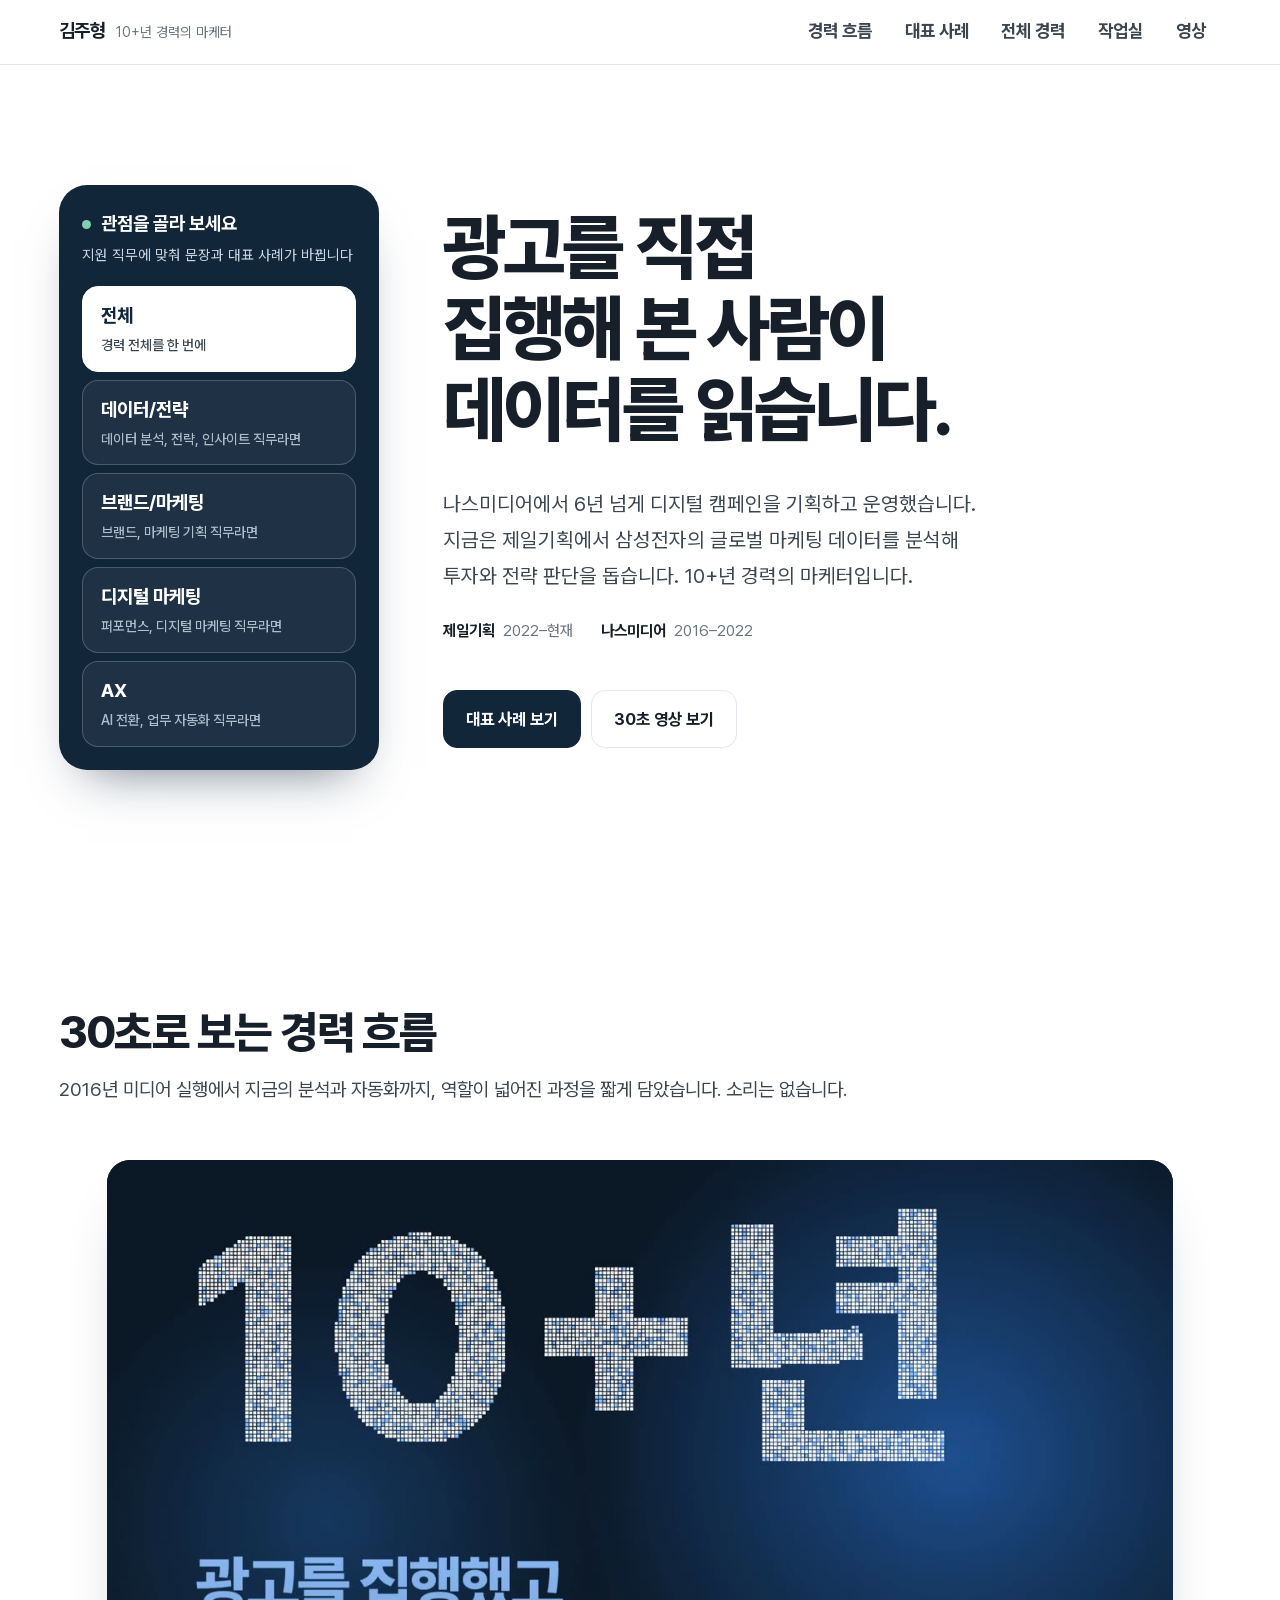
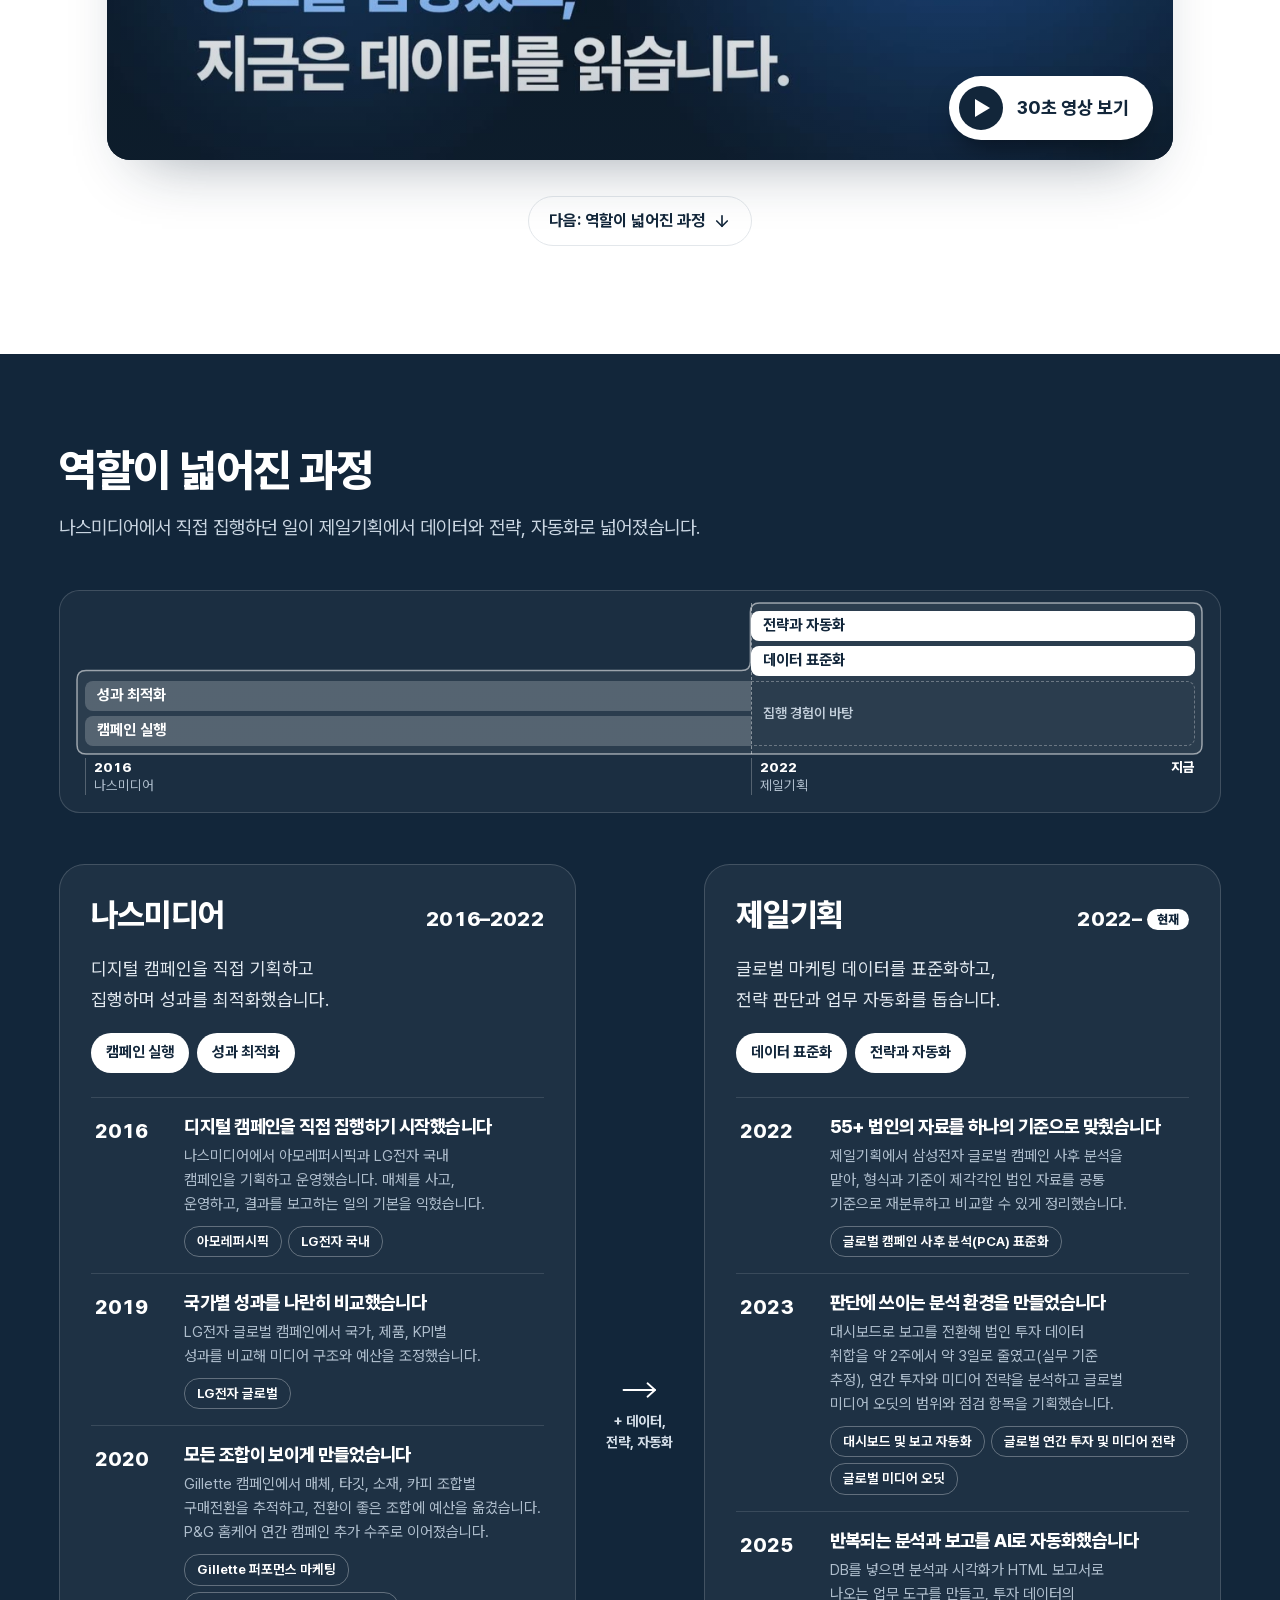
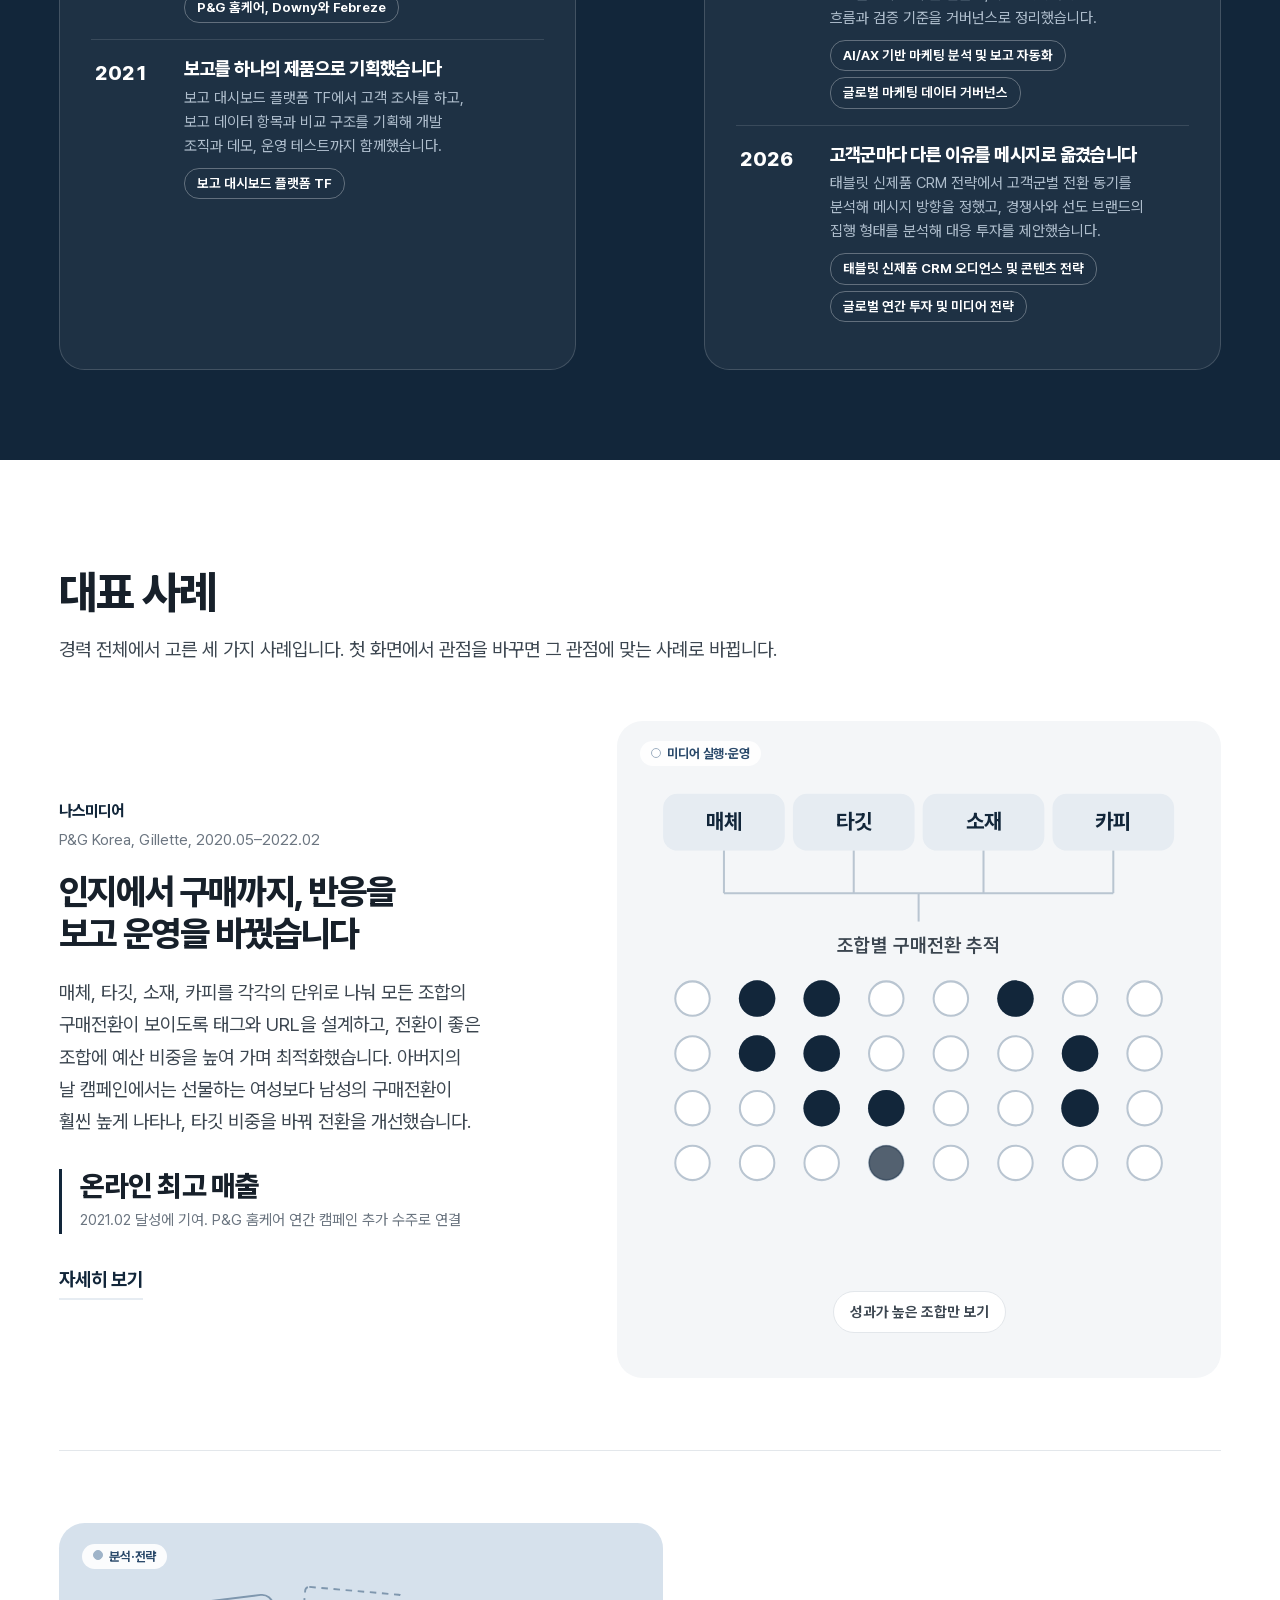
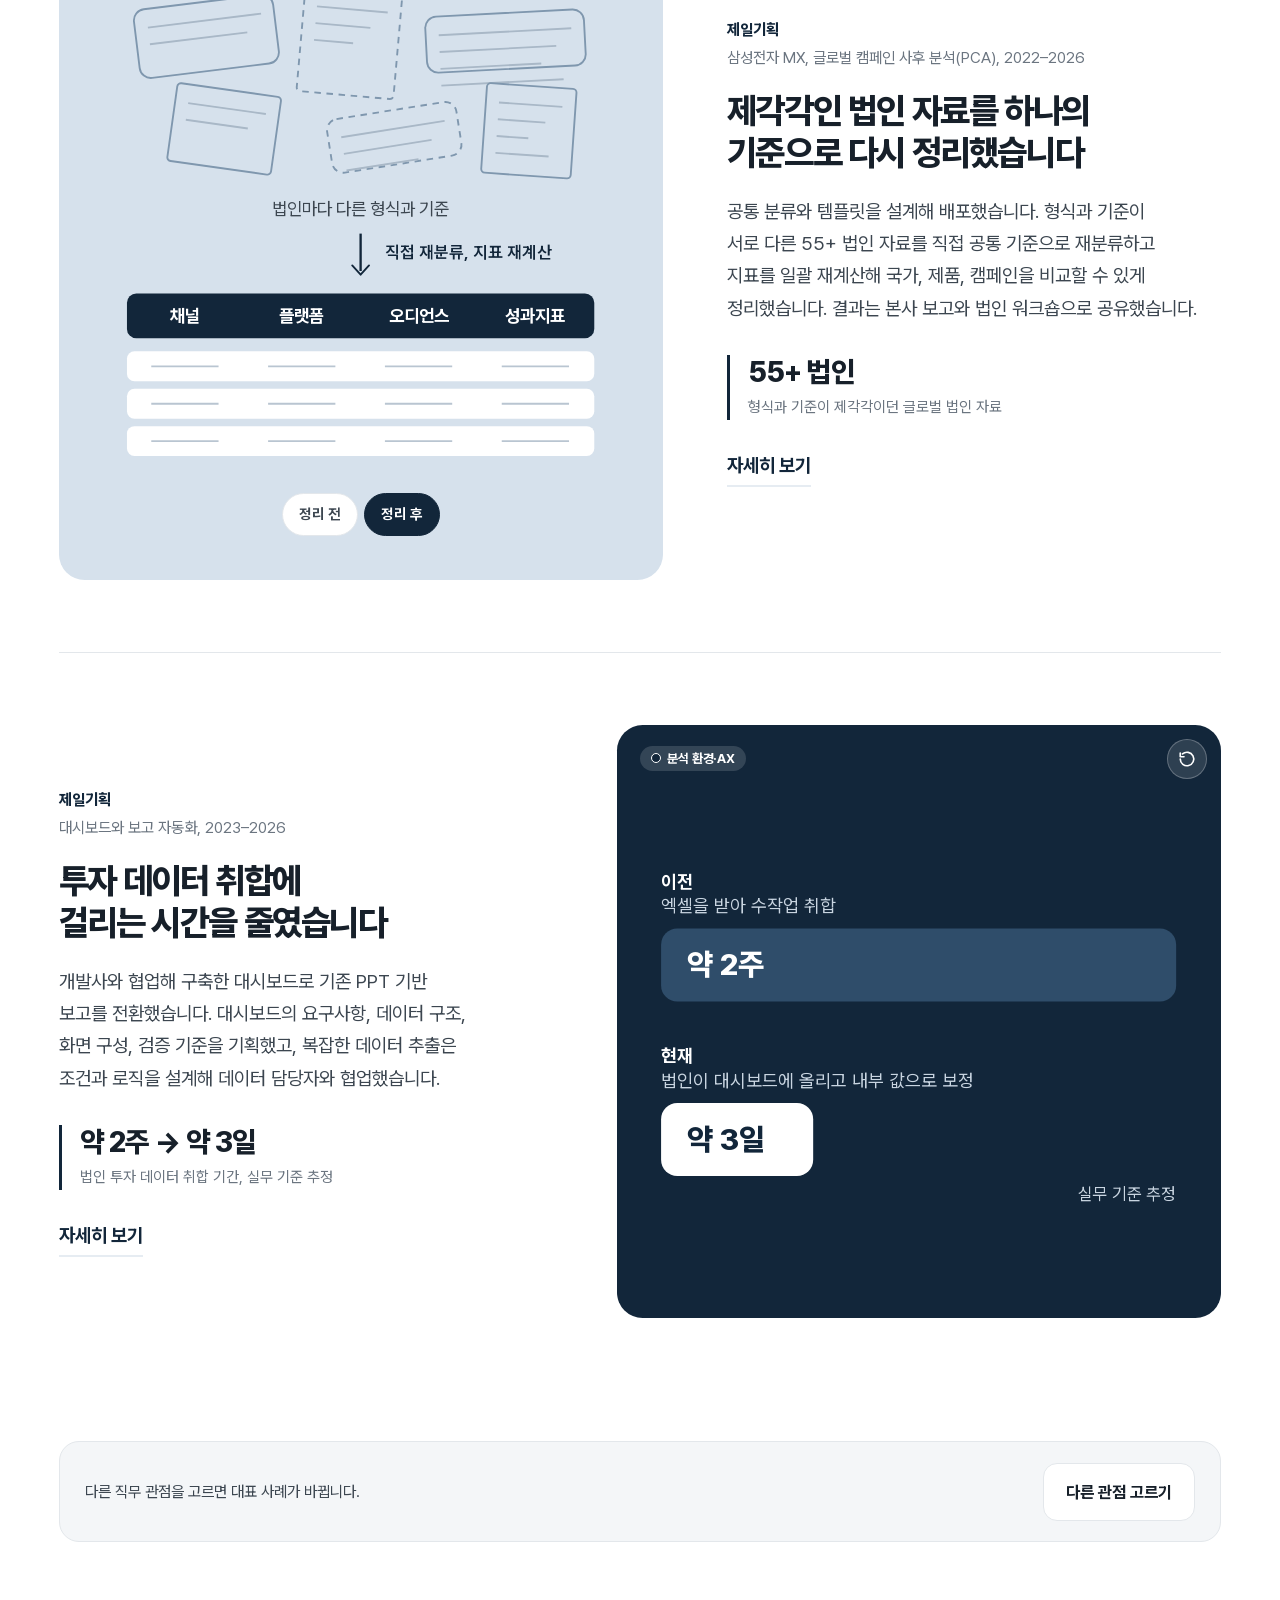
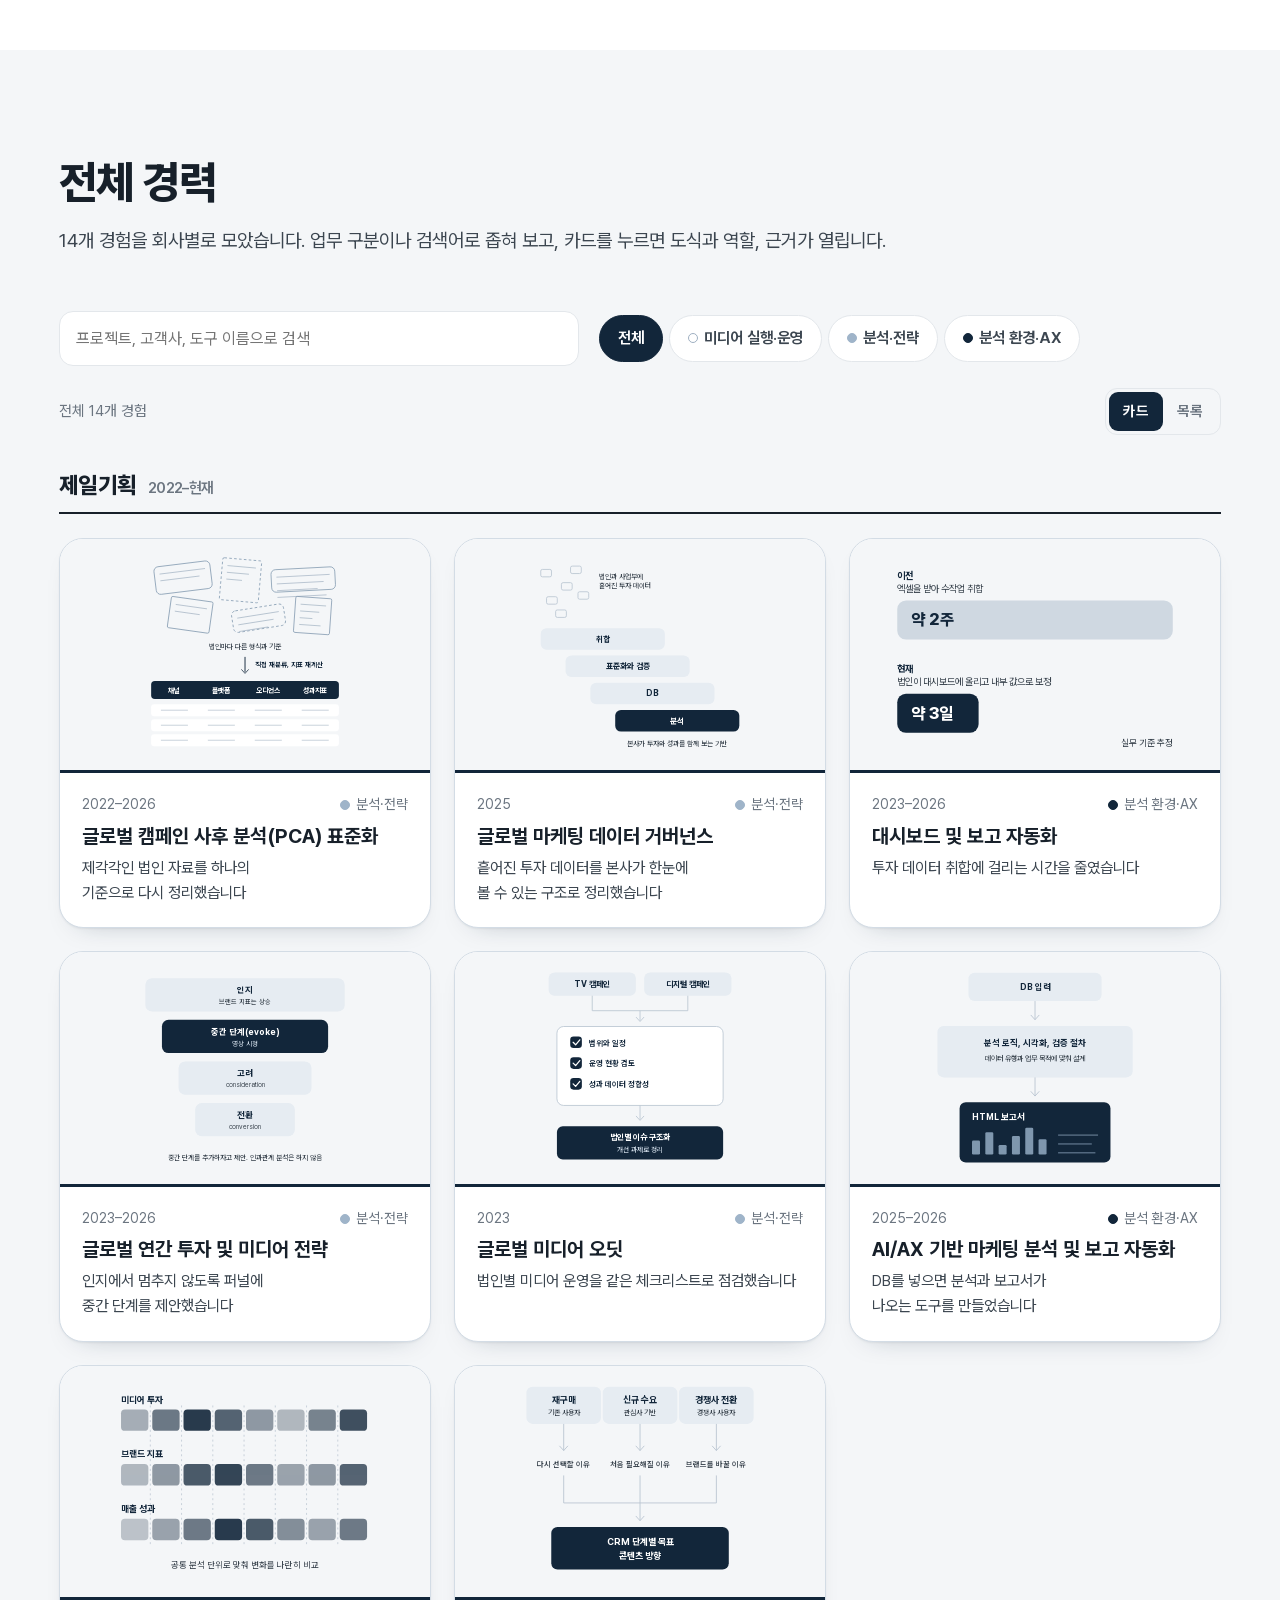
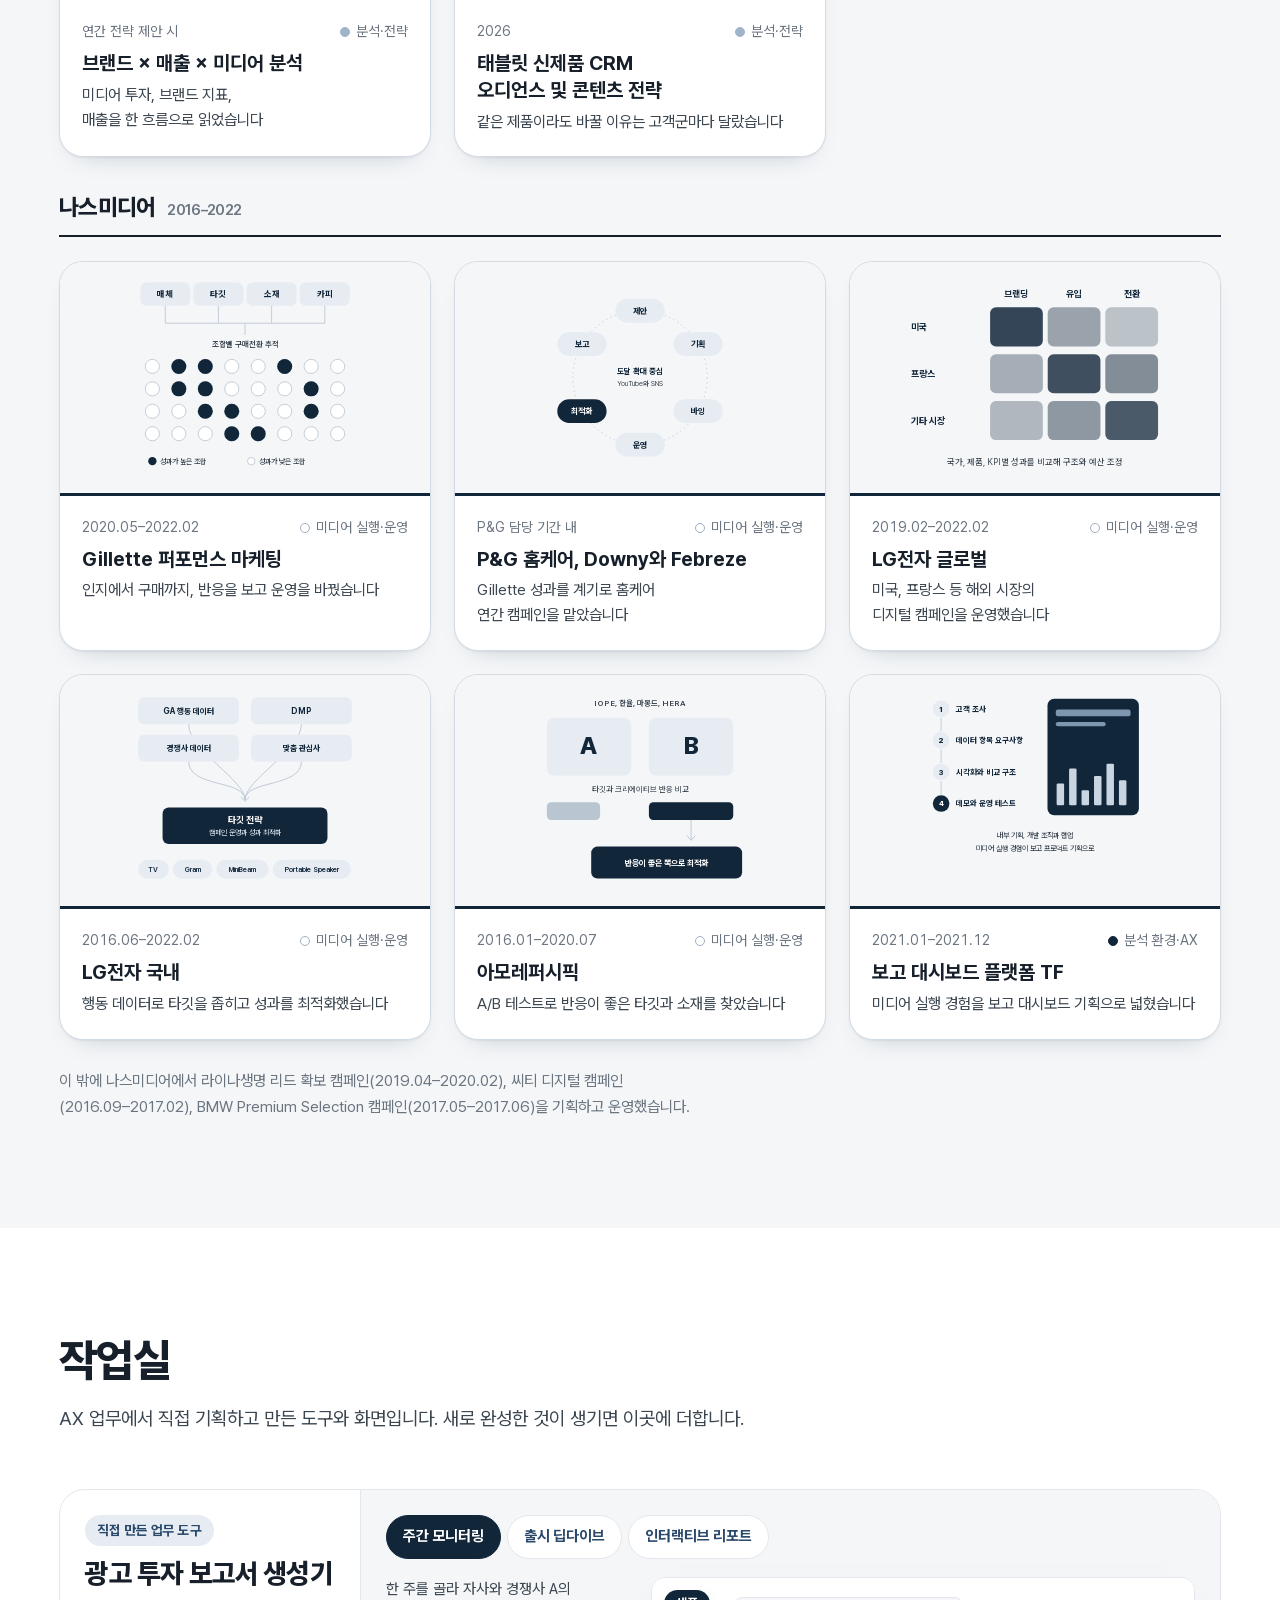
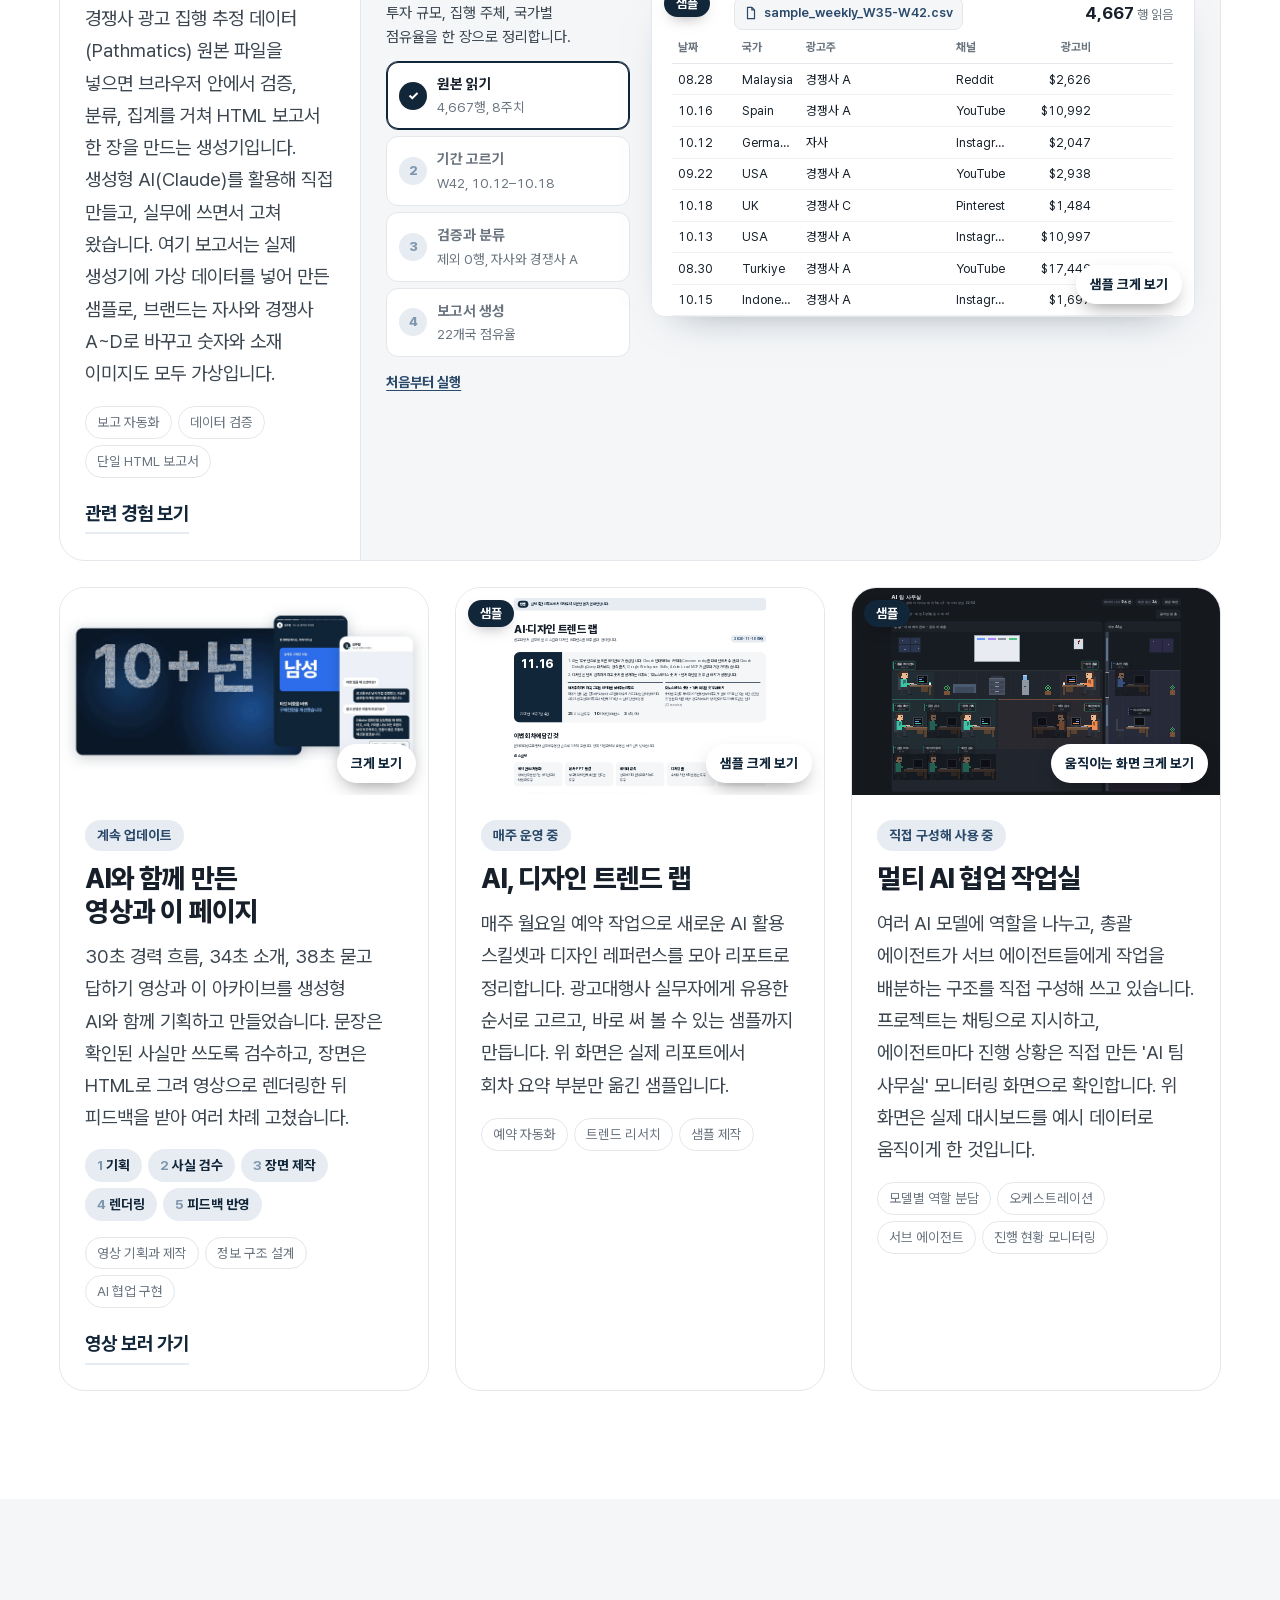
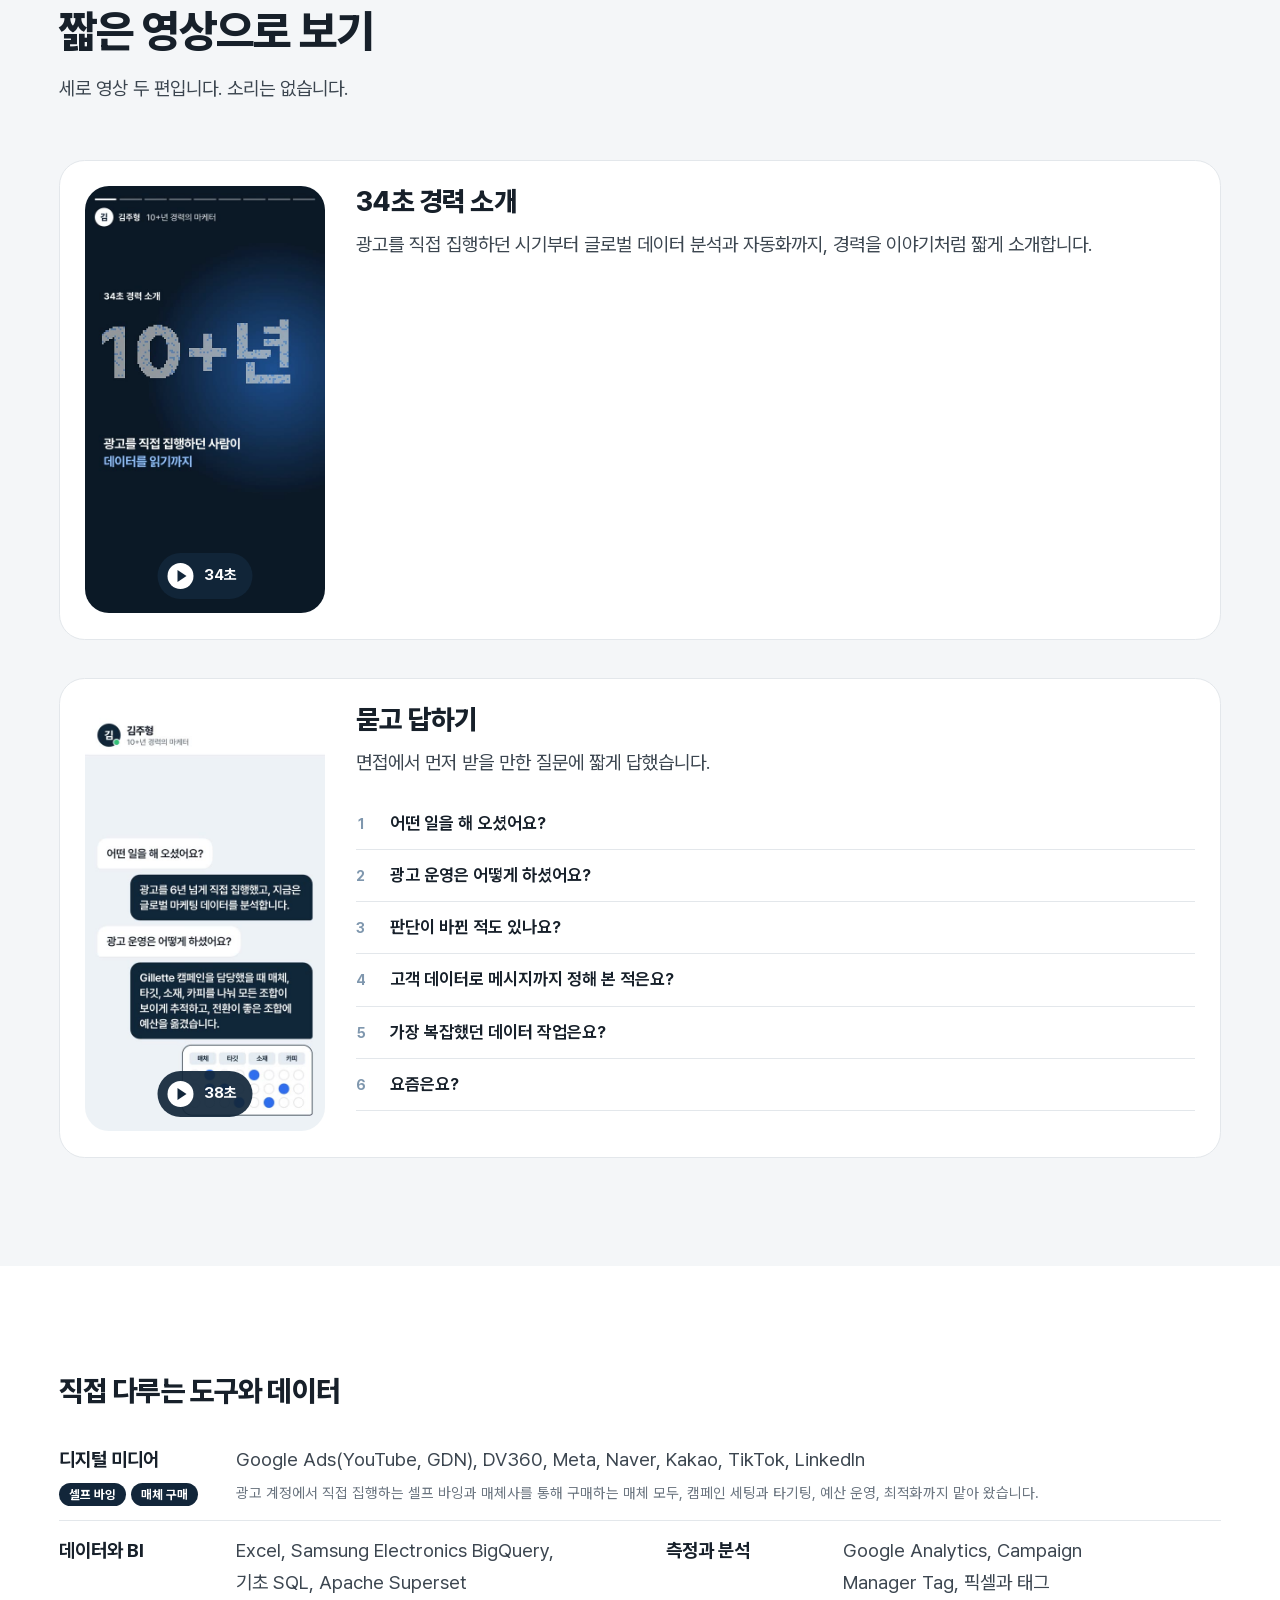
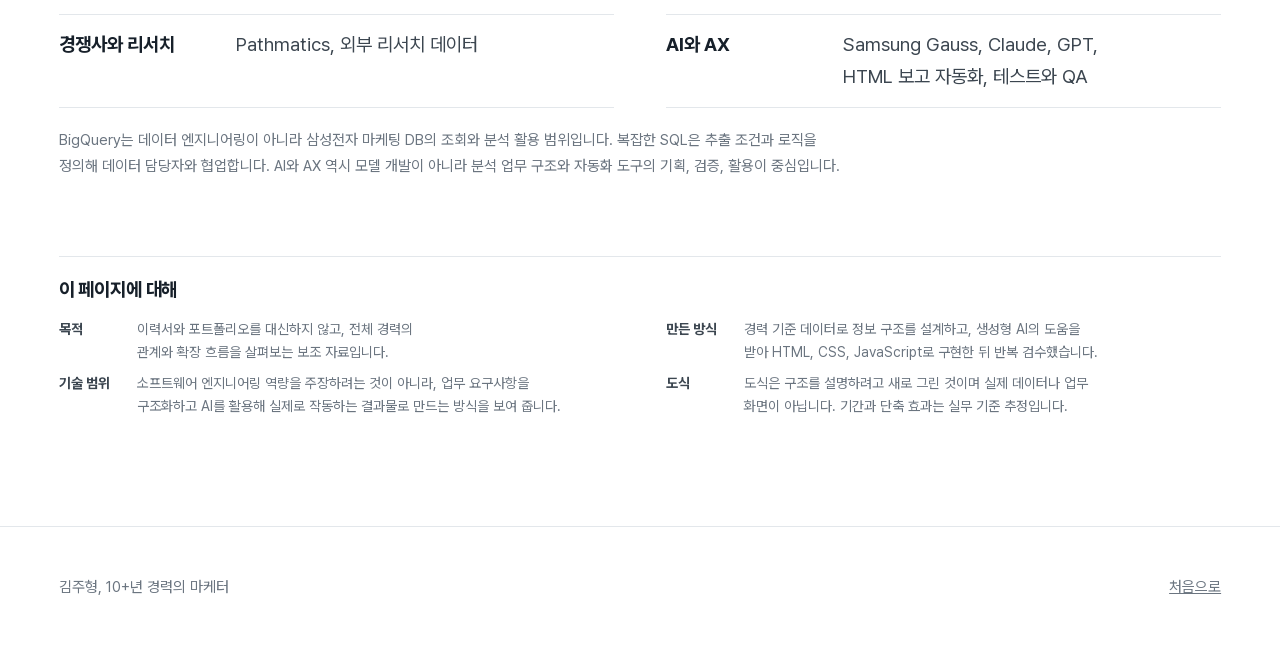
<file: index.html>
<!DOCTYPE html>
<html lang="ko" data-lens="all">
<head>
<meta charset="utf-8">
<meta name="viewport" content="width=device-width, initial-scale=1">
<meta name="robots" content="noindex, nofollow">
<title>김주형 | 경력 아카이브</title>
<meta name="description" content="10+년 경력의 마케터 김주형의 경력 흐름, 대표 사례, 전체 경험 기록">
<meta property="og:type" content="website">
<meta property="og:url" content="https://jooh-k.github.io/">
<meta property="og:title" content="김주형 | 경력 아카이브">
<meta property="og:description" content="광고를 직접 집행해 본 사람이 데이터를 읽습니다. 10+년 경력의 마케터 김주형의 경력 흐름, 대표 사례, 작업실">
<meta property="og:image" content="https://jooh-k.github.io/assets/media/og.jpg">
<meta property="og:image:width" content="1200">
<meta property="og:image:height" content="630">
<meta name="twitter:card" content="summary_large_image">
<link rel="icon" href="assets/media/favicon.svg" type="image/svg+xml">
<link rel="apple-touch-icon" href="assets/media/apple-touch-icon.png">
<meta name="theme-color" content="#ffffff">
<link rel="preload" href="assets/fonts/Pretendard.woff2" as="font" type="font/woff2" crossorigin>
<link rel="stylesheet" href="assets/css/site.css">
</head>
<body>
<a class="skip" href="#main">본문으로 건너뛰기</a>
<header class="bar" id="bar">
  <div class="wrap bar-in">
    <a class="brand" href="#top"><b>김주형</b><span>10+년 경력의 마케터</span></a>
    <nav class="nav" id="nav" aria-label="섹션">
      <a href="#flow" data-menu="flow">경력 흐름</a>
      <a href="#work" data-menu="work">대표 사례</a>
      <a href="#archive" data-menu="archive">전체 경력</a>
      <a href="#lab" data-menu="lab">작업실</a>
      <a href="#watch" data-menu="watch" data-opt="shorts">영상</a>
    </nav>
  </div>
  <div class="mega" id="mega" hidden><div class="wrap" id="megaIn"></div></div>
  <span class="readbar" id="readbar" aria-hidden="true"></span>
</header>

<main id="main">
  <section class="hero" id="top" aria-labelledby="heroTitle">
    <div class="wrap hero-grid">
      <aside class="lens-box" aria-labelledby="lensQ">
        <p class="lens-q" id="lensQ"><b>관점을 골라 보세요</b><span>지원 직무에 맞춰 문장과 대표 사례가 바뀝니다</span></p>
        <div class="lens" role="group" aria-labelledby="lensQ" id="lensRow"></div>
      </aside>
      <div class="hero-text">
        <h1 class="kin" id="heroTitle"></h1>
        <p class="hero-sub" id="heroSub"></p>
        <ul class="hero-meta">
          <li><b>제일기획</b>2022–현재</li>
          <li><b>나스미디어</b>2016–2022</li>
        </ul>
        <div class="hero-cta">
          <a class="btn primary" href="#work">대표 사례 보기</a>
          <a class="btn" href="#film">30초 영상 보기</a>
        </div>
      </div>
    </div>
  </section>

  <section class="sec film-sec" id="film" aria-labelledby="filmTitle">
    <div class="wrap">
      <div class="sec-head">
        <h2 id="filmTitle">30초로 보는 경력 흐름</h2>
        <p>2016년 미디어 실행에서 지금의 분석과 자동화까지, 역할이 넓어진 과정을 짧게 담았습니다. 소리는 없습니다.</p>
      </div>
      <div class="film"><video id="filmVid" playsinline preload="none" poster="assets/media/film_poster.jpg" aria-label="경력 흐름 영상, 30초, 소리 없음"><source src="assets/media/film.mp4" type="video/mp4"></video>
        <button type="button" class="vplay" data-vid="filmVid" aria-label="30초 영상 보기"><span><i></i><em class="vl">30초 영상 보기</em></span></button></div>
      <a class="next-link" href="#flow">다음: 역할이 넓어진 과정<svg viewBox="0 0 24 24" fill="none" stroke="currentColor" stroke-width="2.2" stroke-linecap="round" stroke-linejoin="round" aria-hidden="true"><path d="M12 5v14"/><path d="M5 12l7 7 7-7"/></svg></a>
    </div>
  </section>

  <section class="flow" id="flow" aria-labelledby="flowTitle">
    <div class="wrap">
      <div class="flow-head"><h2 id="flowTitle">역할이 넓어진 과정</h2><p>나스미디어에서 직접 집행하던 일이 제일기획에서 데이터와 전략, 자동화로 넓어졌습니다.</p></div>
      <div class="scope-band" id="scopeBand"></div>
      <div class="eras" id="eras"></div>
    </div>
  </section>

  <section class="sec" id="work" aria-labelledby="workTitle">
    <div class="wrap">
      <div class="sec-head">
        <h2 id="workTitle">대표 사례</h2>
        <p id="workLead"></p>
      </div>
      <div id="featured"></div>
      <div class="work-back"><p>다른 직무 관점을 고르면 대표 사례가 바뀝니다.</p><a class="btn" href="#top" id="workBack">다른 관점 고르기</a></div>
    </div>
  </section>

  <section class="sec tint" id="archive" aria-labelledby="exTitle">
    <div class="wrap">
      <div class="sec-head">
        <h2 id="exTitle">전체 경력</h2>
        <p>14개 경험을 회사별로 모았습니다. 업무 구분이나 검색어로 좁혀 보고, 카드를 누르면 도식과 역할, 근거가 열립니다.</p>
      </div>
      <div class="ex-tools">
        <input class="search" id="search" type="search" placeholder="프로젝트, 고객사, 도구 이름으로 검색" aria-label="경험 검색">
        <div class="ex-row" role="group" aria-label="업무 구분으로 좁히기" id="capRow"></div>
      </div>
      <div class="ex-meta">
        <p class="count" id="count" aria-live="polite"></p>
        <div class="view" role="group" aria-label="보기 방식">
          <button type="button" data-view="cards" aria-pressed="true">카드</button>
          <button type="button" data-view="list" aria-pressed="false">목록</button>
        </div>
      </div>
      <div id="rows"></div>
      <p class="also">이 밖에 나스미디어에서 라이나생명 리드 확보 캠페인(2019.04–2020.02), 씨티 디지털 캠페인(2016.09–2017.02), BMW Premium Selection 캠페인(2017.05–2017.06)을 기획하고 운영했습니다.</p>
    </div>
  </section>

  <section class="sec" id="lab" aria-labelledby="labTitle">
    <div class="wrap">
      <div class="sec-head">
        <h2 id="labTitle">작업실</h2>
        <p>AX 업무에서 직접 기획하고 만든 도구와 화면입니다. 새로 완성한 것이 생기면 이곳에 더합니다.</p>
      </div>
      <div class="lab" id="labGrid"></div>
    </div>
  </section>

  <section class="sec tint" id="watch" aria-labelledby="watchTitle" data-opt="shorts">
    <div class="wrap">
      <div class="sec-head">
        <h2 id="watchTitle">짧은 영상으로 보기</h2>
        <p>세로 영상 두 편입니다. 소리는 없습니다.</p>
      </div>
      <div class="vcards">
        <article class="vcard" id="intro">
          <div class="phone"><video id="introVid" playsinline preload="none" poster="assets/media/shorts_a2_poster.jpg" aria-label="경력 소개 세로 영상, 34초, 소리 없음"><source src="assets/media/shorts_a2.mp4" type="video/mp4"></video>
            <button type="button" class="vplay" data-vid="introVid"><i></i>34초</button></div>
          <div class="vtext"><h3>34초 경력 소개</h3><p>광고를 직접 집행하던 시기부터 글로벌 데이터 분석과 자동화까지, 경력을 이야기처럼 짧게 소개합니다.</p></div>
        </article>
        <article class="vcard" id="qa">
          <div class="phone"><video id="qaVid" playsinline preload="none" poster="assets/media/shorts_b2_poster.jpg" aria-label="묻고 답하기 세로 영상, 38초, 소리 없음"><source src="assets/media/shorts_b2.mp4" type="video/mp4"></video>
            <button type="button" class="vplay" data-vid="qaVid"><i></i>38초</button></div>
          <div class="vtext"><h3>묻고 답하기</h3><p>면접에서 먼저 받을 만한 질문에 짧게 답했습니다.</p>
            <ol class="qa-list">
              <li>어떤 일을 해 오셨어요?</li>
              <li>광고 운영은 어떻게 하셨어요?</li>
              <li>판단이 바뀐 적도 있나요?</li>
              <li>고객 데이터로 메시지까지 정해 본 적은요?</li>
              <li>가장 복잡했던 데이터 작업은요?</li>
              <li>요즘은요?</li>
            </ol></div>
        </article>
      </div>
    </div>
  </section>

  <section class="sec" id="tools" aria-labelledby="toolsTitle">
    <div class="wrap">
      <h2 class="tools-h" id="toolsTitle">직접 다루는 도구와 데이터</h2>
      <dl class="dl tools-dl">
        <div class="wide"><dt>디지털 미디어<span class="pills"><small>셀프 바잉</small><small>매체 구매</small></span></dt><dd>Google Ads(YouTube, GDN), DV360, Meta, Naver, Kakao, TikTok, LinkedIn<small>광고 계정에서 직접 집행하는 셀프 바잉과 매체사를 통해 구매하는 매체 모두, 캠페인 세팅과 타기팅, 예산 운영, 최적화까지 맡아 왔습니다.</small></dd></div>
        <div><dt>데이터와 BI</dt><dd>Excel, <span class="nw">Samsung Electronics BigQuery</span>, 기초 SQL, <span class="nw">Apache Superset</span></dd></div>
        <div><dt>측정과 분석</dt><dd>Google Analytics, Campaign Manager Tag, 픽셀과 태그</dd></div>
        <div><dt>경쟁사와 리서치</dt><dd>Pathmatics, 외부 리서치 데이터</dd></div>
        <div><dt>AI와 AX</dt><dd>Samsung Gauss, Claude, GPT, HTML 보고 자동화, 테스트와 QA</dd></div>
      </dl>
      <p class="note">BigQuery는 데이터 엔지니어링이 아니라 삼성전자 마케팅 DB의 조회와 분석 활용 범위입니다. 복잡한 SQL은 추출 조건과 로직을 정의해 데이터 담당자와 협업합니다. AI와 AX 역시 모델 개발이 아니라 분석 업무 구조와 자동화 도구의 기획, 검증, 활용이 중심입니다.</p>
      <aside class="about" aria-labelledby="aboutTitle">
        <h2 id="aboutTitle">이 페이지에 대해</h2>
        <ul>
          <li><b>목적</b> 이력서와 포트폴리오를 대신하지 않고, 전체 경력의 관계와 확장 흐름을 살펴보는 보조 자료입니다.</li>
          <li><b>만든 방식</b> 경력 기준 데이터로 정보 구조를 설계하고, 생성형 AI의 도움을 받아 HTML, CSS, JavaScript로 구현한 뒤 반복 검수했습니다.</li>
          <li><b>기술 범위</b> 소프트웨어 엔지니어링 역량을 주장하려는 것이 아니라, 업무 요구사항을 구조화하고 AI를 활용해 실제로 작동하는 결과물로 만드는 방식을 보여 줍니다.</li>
          <li><b>도식</b> 도식은 구조를 설명하려고 새로 그린 것이며 실제 데이터나 업무 화면이 아닙니다. 기간과 단축 효과는 실무 기준 추정입니다.</li>
        </ul>
      </aside>
    </div>
  </section>
</main>

<footer class="foot"><div class="wrap"><span>김주형, 10+년 경력의 마케터</span><a href="#top">처음으로</a></div></footer>

<nav class="tabbar" id="tabbar" aria-label="섹션 바로가기">
  <button type="button" data-menu="flow">흐름</button>
  <button type="button" data-menu="work">사례</button>
  <button type="button" data-menu="archive">경력</button>
  <button type="button" data-menu="lab">작업실</button>
  <button type="button" data-menu="watch" data-opt="shorts">영상</button>
</nav>
<dialog class="msheet" id="msheet" aria-labelledby="msTitle"><div class="ms-head"><h2 id="msTitle"></h2><button type="button" class="icon-btn" id="msClose">닫기</button></div><div class="ms-body" id="msBody"></div></dialog>

<dialog class="live-modal" id="liveModal" aria-label="움직이는 화면">
  <div class="lm-bar"><p id="lmTitle"></p><button type="button" class="icon-btn" id="lmClose">닫기</button></div>
  <div class="lm-body"><iframe id="lmFrame" title="움직이는 화면"></iframe></div>
</dialog>

<dialog class="sheet" id="sheet" aria-labelledby="shTitle">
  <div class="sh-bar"><p id="shMeta"></p><button type="button" class="icon-btn" id="shClose">닫기</button></div>
  <div class="sh-body" id="shBody"></div>
</dialog>

<noscript><p class="wrap" style="padding:40px 0">이 페이지는 JavaScript로 사례와 경력 목록을 그립니다. 브라우저에서 JavaScript를 켜 주세요.</p></noscript>
<script src="assets/js/records.js"></script>
<script src="assets/js/content.js"></script>
<script src="assets/js/diagrams.js"></script>
<script src="assets/js/lab.js"></script>
<script src="assets/js/app.js"></script>
</body>
</html>
</file>
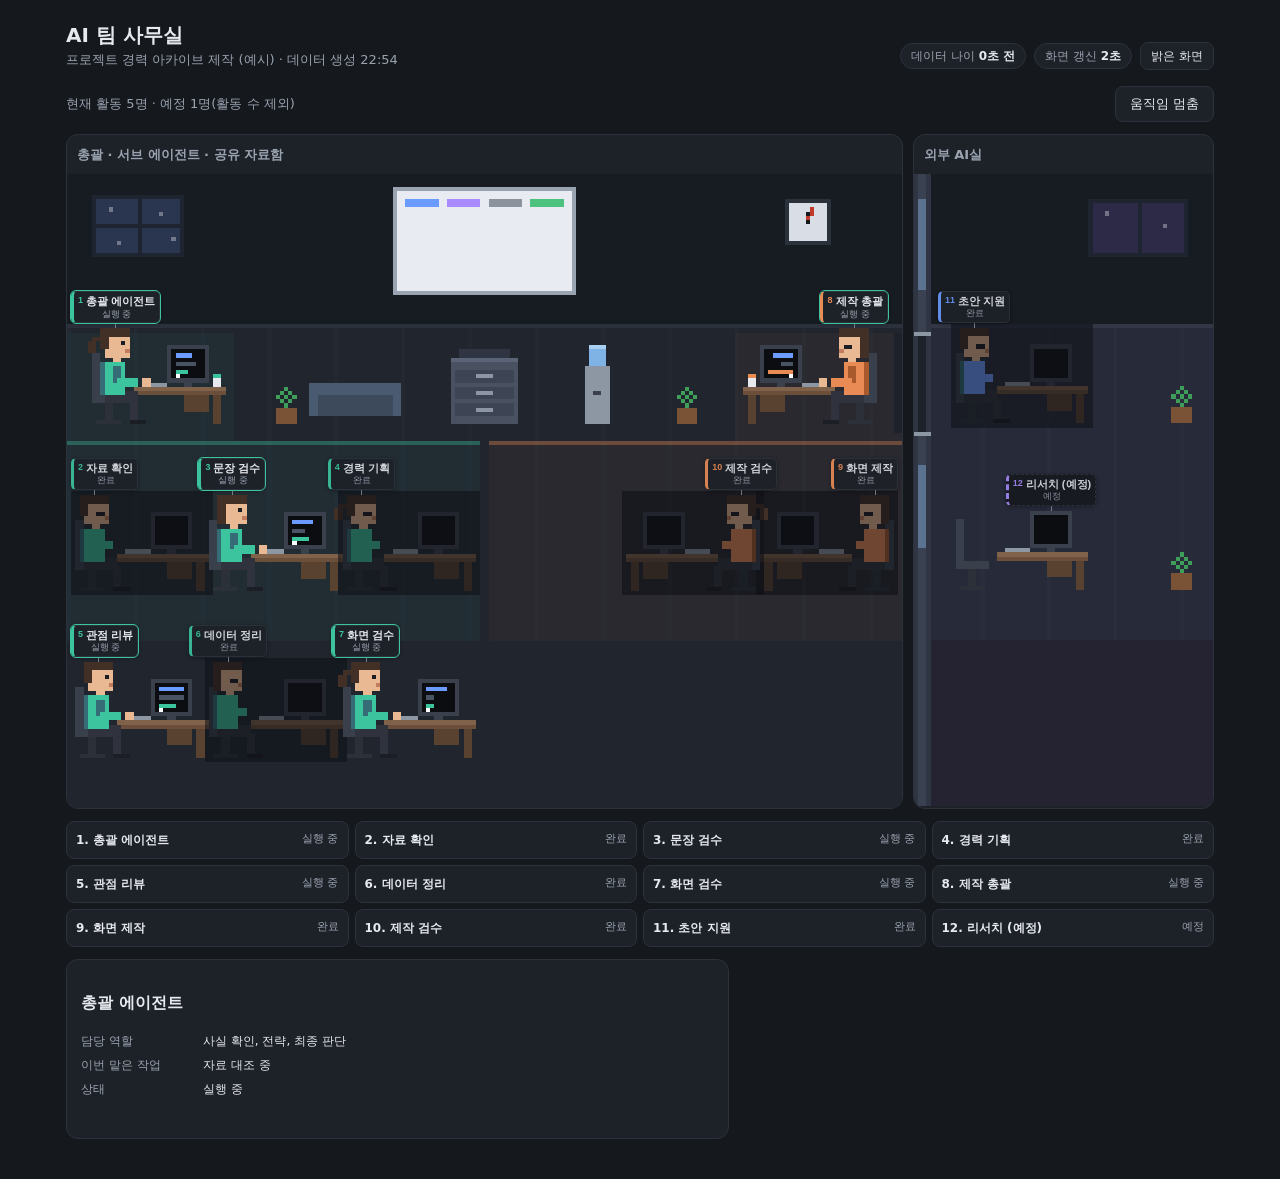
<file: assets/lab/ai-office/index.html>
<!doctype html>
<html lang="ko">
<head>
<meta charset="utf-8">
<meta name="viewport" content="width=device-width, initial-scale=1">
<title>AI 팀 사무실 · 예시 화면</title>
<meta name="robots" content="noindex, nofollow">
<link rel="icon" href="data:,">
<style>
:root{
  color-scheme: dark;
  --bg:#15181d; --panel:#1d2128; --line:#2c323b; --text:#e6e9ee; --muted:#9aa3b0; --soft:#252a32;
  --c-green:#3cc49f; --c-orange:#e88b55; --c-blue:#6b9bff; --c-purple:#a98bff; --c-teal:#3ec1d3; --c-pink:#ef7aa8; --c-gray:#8d939d;
  --ok:#4cc27e; --run:#6b9bff; --review:#a98bff; --wait:#8d939d; --block:#e0a73a; --fail:#ec6a5c; --pause:#7fa7c9; --intr:#d07a9a;
}
:root[data-theme="light"]{
  color-scheme: light;
  --bg:#f6f7f9; --panel:#ffffff; --line:#e3e6eb; --text:#1c2128; --muted:#667085; --soft:#f0f2f5;
  --c-green:#0f8a6c; --c-orange:#c2622d; --c-blue:#2563eb; --c-purple:#7c3aed; --c-teal:#0e7f91; --c-pink:#c23a74; --c-gray:#6b6f80;
  --ok:#1f8a4c; --run:#2563eb; --review:#7c3aed; --wait:#8a8f98; --block:#c27c0e; --fail:#c0392b; --pause:#3d6f99; --intr:#b0456e;
}
*{box-sizing:border-box}
html,body{max-width:100%;overflow-x:hidden}
body{margin:0;background:var(--bg);color:var(--text);
  font:14px/1.5 "Malgun Gothic","Apple SD Gothic Neo","Noto Sans KR",system-ui,sans-serif}
:focus-visible{outline:2px solid var(--run);outline-offset:2px;border-radius:4px}
.wrap{max-width:1180px;margin:0 auto;padding:20px 16px 40px}
header{display:flex;flex-wrap:wrap;gap:12px;align-items:flex-end;justify-content:space-between;margin-bottom:16px}
header>div{min-width:0}
h1{font-size:20px;margin:0}
.sub{color:var(--muted);font-size:13px;overflow-wrap:anywhere}
.meta{display:flex;gap:8px;flex-wrap:wrap;align-items:center}
.chip{padding:3px 10px;border:1px solid var(--line);border-radius:999px;background:var(--panel);font-size:12px;color:var(--muted)}
.chip b{color:var(--text);font-weight:600}
.chip.stale{border-color:var(--block);color:var(--block)}
button.theme{border:1px solid var(--line);background:var(--panel);color:var(--text);border-radius:8px;padding:4px 10px;cursor:pointer;font:inherit;font-size:12px}
.banner{display:none;margin:0 0 12px;padding:10px 12px;border-radius:10px;border:1px solid var(--block);background:var(--soft);font-size:13px;overflow-wrap:anywhere}
.banner.show{display:block}
.banner.err{border-color:var(--fail);border-width:2px}
.banner p{margin:2px 0}
.banner b{color:var(--block)}
.banner.err b{color:var(--fail)}
.sec{margin-bottom:16px;min-width:0}
h2{font-size:14px;margin:0 0 10px;display:flex;flex-wrap:wrap;justify-content:space-between;align-items:center;gap:8px}
h2 small,.sum small{font-weight:400;color:var(--muted);font-size:12px}
.sum{cursor:pointer;font-size:14px;font-weight:700;margin-bottom:10px;overflow-wrap:anywhere}
.grid{display:grid;gap:12px}
.grid>*{min-width:0}
.live{grid-template-columns:repeat(auto-fit,minmax(min(100%,300px),1fr))}
.hist{grid-template-columns:repeat(auto-fit,minmax(min(100%,250px),1fr))}
.node{min-width:0}
.children{margin:8px 0 0 10px;padding-left:10px;border-left:2px solid var(--line);display:grid;gap:8px;min-width:0}
.card{min-width:0;background:var(--panel);border:1px solid var(--line);border-radius:12px;padding:14px;overflow-wrap:anywhere}
.card.src-manual{border-left:4px dashed var(--c-orange)}
.card.src-native{border-left:4px solid var(--c-green)}
.card.m-rec{padding:10px 12px}
.card.m-def{border-style:dashed;opacity:.85}
.agent-top{display:flex;align-items:center;gap:10px;min-width:0}
.avatar{width:34px;height:34px;border-radius:9px;display:grid;place-items:center;color:#fff;font-weight:700;font-size:13px;flex:none}
.agent-id{flex:1;min-width:0}
.agent-name{font-size:14px;margin:0;font-weight:700;overflow-wrap:anywhere}
.agent-role{color:var(--muted);font-size:12px;overflow-wrap:anywhere}
.tags{display:flex;flex-wrap:wrap;gap:6px;margin-top:8px}
.tag{display:inline-block;padding:1px 7px;border:1px solid var(--line);border-radius:6px;font-size:11px;color:var(--muted);background:var(--soft)}
.tag.s-native{color:var(--c-green);border-color:var(--c-green)}
.tag.s-manual{color:var(--c-orange);border:1px dashed var(--c-orange)}
.tag.s-definition{border-style:dashed}
.tag.inf{font-style:italic;border-style:dashed;color:var(--block);border-color:var(--block)}
.badge{display:inline-flex;align-items:center;gap:5px;padding:1px 8px;border-radius:999px;font-size:12px;font-weight:600;border:1px solid currentColor;max-width:100%;overflow-wrap:anywhere}
.dot{width:9px;height:9px;border-radius:50%;flex:none;display:inline-block}
.dot.live{animation:pulse 1.6s ease-in-out infinite}
@keyframes pulse{0%,100%{opacity:1}50%{opacity:.35}}
@media (prefers-reduced-motion: reduce){.dot.live{animation:none}}
.is-stale .dot.live{animation:none}
.is-stale #live,.is-stale #recent{opacity:.7}
.kv{display:grid;grid-template-columns:auto minmax(0,1fr);gap:3px 10px;margin:10px 0 0;padding:9px 10px;background:var(--soft);border-radius:8px;font-size:13px}
.kv dt{color:var(--muted);font-size:12px}
.kv dd{margin:0;min-width:0;overflow-wrap:anywhere}
.val.inferred{font-style:italic;border-bottom:1px dashed var(--block);margin-right:6px}
.prov,.note{font-size:12px;color:var(--muted);margin-top:6px;overflow-wrap:anywhere}
.note.ovr{color:var(--block)}
.parent{font-size:12px;margin-top:6px;color:var(--block)}
details.ev{margin-top:6px;font-size:12px}
details.ev summary{cursor:pointer;color:var(--muted)}
.evl{margin:4px 0 0;padding-left:16px;font-family:Consolas,"Cascadia Mono",monospace;font-size:11px;overflow-wrap:anywhere}
.counts{grid-template-columns:repeat(auto-fit,minmax(96px,1fr));margin:12px 0}
.count{background:var(--panel);border:1px solid var(--line);border-radius:10px;padding:10px 12px;cursor:pointer;text-align:left;font:inherit;color:inherit;min-width:0}
.count[aria-pressed="true"]{outline:2px solid var(--run);outline-offset:-2px}
.count .n{font-size:22px;font-weight:700;display:block}
.count .l{font-size:12px;color:var(--muted);display:flex;align-items:center;gap:6px}
.two{grid-template-columns:1.6fr 1fr}
@media (max-width:900px){.two{grid-template-columns:1fr}}
.tasks{width:100%;border-collapse:collapse;table-layout:fixed}
.tasks th{font-size:11px;color:var(--muted);text-align:left;font-weight:600;padding:6px 8px;border-bottom:1px solid var(--line)}
.tasks td{padding:9px 8px;border-bottom:1px solid var(--line);vertical-align:top;overflow-wrap:anywhere}
.tasks th:nth-child(1){width:48%}
.tid,.mono{font-family:Consolas,"Cascadia Mono",monospace;font-size:12px;color:var(--muted);overflow-wrap:anywhere}
.title{font-weight:600}
.lbl{display:none;color:var(--muted);font-size:11px;margin-right:6px}
@media (max-width:560px){
  .tasks thead{display:none}
  .tasks,.tasks tbody,.tasks tr,.tasks td{display:block;width:100%}
  .tasks tr{border-bottom:1px solid var(--line);padding:8px 0}
  .tasks td{border:0;padding:2px 0}
  .lbl{display:inline}
}
.runs,.checks,.warns{list-style:none;margin:0;padding:0}
.runs li{display:grid;grid-template-columns:auto minmax(0,1fr) auto;gap:10px;padding:9px 0;border-bottom:1px solid var(--line);align-items:start}
.runs li:last-child{border-bottom:0}
.runs .ico{width:22px;height:22px;border-radius:6px;display:grid;place-items:center;color:#fff;font-size:12px;font-weight:700}
.runs .r1{font-weight:600;font-size:13px;overflow-wrap:anywhere}
.runs .r2{font-size:12px;color:var(--muted);overflow-wrap:anywhere}
.runs .t{font-size:12px;color:var(--muted);white-space:nowrap}
.checks li,.warns li{display:flex;gap:8px;padding:4px 0;align-items:center;font-size:13px;overflow-wrap:anywhere;min-width:0}
.checks li span:last-child,.warns li span:last-child{min-width:0}
.foot{margin-top:16px;color:var(--muted);font-size:12px;line-height:1.6;overflow-wrap:anywhere}
.empty{color:var(--muted);font-size:13px;padding:8px 0}
.officeTabs{display:flex;gap:8px;margin:14px 0}.officeTabs button,.officeMotion{border:1px solid var(--line);background:var(--panel);color:var(--text);border-radius:8px;padding:8px 14px;cursor:pointer}.officeTabs button[aria-selected="true"]{border-color:var(--c-green);color:var(--c-green)}
.officePanel[hidden],[role="tabpanel"][hidden]{display:none!important}.officePanel{min-width:0}.officeTop{display:flex;justify-content:space-between;gap:12px;align-items:center;flex-wrap:wrap}.officeTop p{color:var(--muted);font-size:13px;margin:8px 0}.officeRooms{display:grid;grid-template-columns:minmax(0,200fr) minmax(0,72fr);gap:10px;align-items:stretch;margin:12px 0}.officeRoom{display:flex;flex-direction:column;min-width:0;border:1px solid var(--line);border-radius:12px;overflow:hidden;background:var(--panel)}.officeRoom h3{font-size:13px;padding:10px;margin:0;color:var(--muted)}.officeStage{flex:1;position:relative;min-width:0}.officeStage canvas{display:block;width:100%;height:auto;image-rendering:pixelated}.officeSeat{position:absolute;box-sizing:border-box;transform:none;border:1px solid var(--line);border-left:3px solid var(--office-agent-color,var(--muted));border-radius:5px;color:var(--text);background:var(--panel);padding:3px 4px;text-align:center;cursor:pointer;min-width:0;line-height:1.2;overflow:hidden;box-shadow:0 1px 4px #0005;z-index:2}
.officeSeat.live{outline:1px solid var(--c-green)}.officeSeat.dim{opacity:.9}.officeSeat.planned{border-style:dashed;background:var(--bg);opacity:.85}
.officeSeatName{display:block;font-size:11px;font-weight:700;overflow:hidden;text-overflow:ellipsis;white-space:nowrap}
.officeSeatState{display:block;font-size:9px;color:var(--muted);overflow:hidden;text-overflow:ellipsis;white-space:nowrap}
.officeNumber{display:inline-block;font-size:9px;float:left;margin-right:3px;font-weight:800;color:var(--office-agent-color,var(--muted))}
.officeTether{position:absolute;width:0;border-left:1px solid var(--muted);pointer-events:none;z-index:1;opacity:.75}
.officeSeat:focus-visible,.officeRosterRow:focus-visible,.officeTabs button:focus-visible{outline:3px solid var(--c-blue);outline-offset:-2px}
.officeRoster{display:grid;grid-template-columns:repeat(auto-fit,minmax(min(100%,260px),1fr));gap:6px;max-height:360px;overflow:auto;margin:12px 0}.officeRosterRow{display:grid;grid-template-columns:minmax(0,1fr) auto;gap:3px 8px;text-align:left;border:1px solid var(--line);border-radius:8px;padding:9px;background:var(--panel);color:var(--text);font:inherit;cursor:pointer;min-width:0}.officeRosterRow b{overflow-wrap:anywhere;min-width:0;font-size:12px}.officeRosterRow span{font-size:11px;color:var(--muted)}.officeRosterRow small{grid-column:1/-1;color:var(--muted);overflow-wrap:anywhere}.officeBelow{display:grid;grid-template-columns:minmax(0,1.4fr) minmax(0,1fr);gap:12px}#officeDetail h3{overflow-wrap:anywhere}.officeDetailGrid{display:grid;grid-template-columns:110px minmax(0,1fr);gap:6px 12px;font-size:12px}.officeDetailGrid dt{color:var(--muted)}.officeDetailGrid dd{margin:0;overflow-wrap:anywhere}.officeLinks{display:flex;gap:18px;font-size:13px}.officeEvents{list-style:none;padding:0;font-size:12px;max-height:200px;overflow:auto}.officeEvents li{padding:6px 0;border-bottom:1px solid var(--line);overflow-wrap:anywhere}.officeInitial{color:var(--muted)}.officeConfig{margin:12px 0;padding:12px;border:1px solid var(--line);border-radius:10px;font-size:12px;overflow-wrap:anywhere}.officeConfig summary{cursor:pointer}.officePanel.narrow .officeRooms{grid-template-columns:minmax(0,1fr)}.officePanel.narrow .officeSeatName{font-size:10px}.officePanel.narrow .officeSeatState{font-size:8px}.officePanel.narrow .officeBelow{grid-template-columns:minmax(0,1fr)}.officeLegend{font-size:12px;color:var(--muted);line-height:1.7}.officePanel.narrow .officeDetailGrid{grid-template-columns:90px minmax(0,1fr)}
@media(prefers-reduced-motion:reduce){.officePanel *{animation:none!important;transition:none!important}}

</style>
<style id="demoTrim">
.banner,.officeTabs,#cardsView,.foot,.officeLegend,#officeConfig,#officeWorkflow,details:has(#autoResumePanel),.officeBelow>section.card:nth-of-type(2){display:none!important}
.officeRosterRow small,#officeDetail a{display:none!important}
#officeDetail dl>:nth-child(-n+4),#officeDetail dl>:nth-child(n+11){display:none!important}
/* 휴대폰 폭: 사무실 전체를 한 화면에, 자리에는 번호만 (이름은 아래 명단) */
.swipeHint{display:none;font-size:12px;color:var(--muted);margin:10px 0 10px;line-height:1.5}
@media (max-width:600px){
  .officeStage .officeSeatName,.officeStage .officeSeatState{display:none}
  .officeStage .officeSeat{padding:2px 6px 2px 5px;min-width:22px}
  .officeStage .officeNumber{float:none;margin:0;font-size:12px}
  .swipeHint{display:block}
}
</style>
</head>
<body data-server-no-reload>
<div class="wrap">
  <header>
    <div>
      <h1>AI 팀 사무실</h1>
      <div class="sub" id="sub">데이터를 불러오는 중…</div>
    </div>
    <div class="meta">
      <span class="chip" id="ageChip"></span>
      <span class="chip" id="pollChip"></span>
      <button class="theme" id="themeBtn" type="button">밝은 화면</button>
    </div>
  </header>

  <div class="banner" id="banner" role="status" aria-live="polite"></div>

<nav class="officeTabs" role="tablist" aria-label="대시보드 보기">
  <button id="officeTab" role="tab" aria-selected="true" aria-controls="officeView" type="button">사무실</button>
  <button id="cardsTab" role="tab" aria-selected="false" aria-controls="cardsView" type="button" tabindex="-1">카드·기록</button>
</nav>
<section id="officeView" class="officePanel" role="tabpanel" aria-labelledby="officeTab">
  <div class="officeTop"><p id="officeCurrent">실제 기록을 불러오는 중…</p><button id="officeMotion" class="officeMotion" type="button">움직임 멈춤</button></div>
  <p class="swipeHint">자리 번호는 아래 명단 번호와 같습니다. 번호를 누르면 담당 역할이 보입니다.</p>
  <div class="officeRooms">
    <section class="officeRoom"><h3>총괄 · 서브 에이전트 · 공유 자료함</h3><div id="stMain" class="officeStage"><canvas id="cvMain" width="200" height="112" aria-label="본 사무실, 아래 명단에서 담당 선택 가능"></canvas></div></section>
    <section class="officeRoom"><h3>외부 AI실</h3><div id="stExt" class="officeStage"><canvas id="cvExt" width="72" height="112" aria-label="벽과 문으로 분리한 외부 AI실"></canvas></div></section>
  </div>
  <div id="officeRoster" class="officeRoster" aria-label="담당 명단"></div>
  <div class="officeBelow"><section id="officeDetail" class="card" aria-live="polite"><h3>담당 상세</h3><p>명단에서 담당을 선택하세요.</p></section><section class="card"><h3>새 실제 인계</h3><ul id="officeEvents" class="officeEvents"></ul></section></div>
  <details id="officeConfig" class="officeConfig"><summary>현재 설정 진단 · 과거 실행과 별도</summary></details>
  <details id="officeWorkflow" class="officeConfig" open><summary>역할과 실행 범위</summary></details>
  <p class="officeLegend">밝은 캐릭터는 지금 작업 중, 어두운 캐릭터는 대기 중입니다.</p>
  <details class="officeConfig" open><summary>구독 한도 자동 재개 · 연결 상태</summary><div id="autoResumePanel" aria-live="polite"></div></details>
  <p class="officeLegend">밝은 캐릭터는 지금 작업 중, 어두운 캐릭터는 대기 중입니다.</p>
</section>

<div id="cardsView" role="tabpanel" aria-labelledby="cardsTab" hidden>
  <section class="sec" aria-labelledby="hLive">
    <h2 id="hLive">지금 실행 중 <small id="liveNote">실시간 감지·유효한 수동 기록만</small></h2>
    <div class="grid live" id="live"></div>
  </section>

  <section class="sec">
    <details id="recentBox" open>
      <summary class="sum">최근 기록 <small id="recentCount"></small></summary>
      <div class="grid hist" id="recent"></div>
    </details>
  </section>

  <section class="sec">
    <details id="defBox">
      <summary class="sum">등록된 역할(정의) <small id="defCount"></small></summary>
      <div class="grid hist" id="defs"></div>
    </details>
  </section>

  <section class="grid counts" id="counts" aria-label="작업 기록 상태별 개수"></section>

  <section class="grid two">
    <div class="card">
      <h2>작업 목록 <small id="filterLabel">전체</small></h2>
      <table class="tasks">
        <thead><tr><th>작업</th><th>담당</th><th>기록 상태</th><th>갱신</th></tr></thead>
        <tbody id="taskRows"></tbody>
      </table>
    </div>
    <div class="grid" style="align-content:start">
      <div class="card">
        <h2>실행 기록(tasks/runs)</h2>
        <ul class="runs" id="runs"></ul>
      </div>
      <div class="card">
        <h2>안전 점검</h2>
        <ul class="checks" id="checks"></ul>
        <ul class="warns" id="warns"></ul>
      </div>
    </div>
  </section>

</div>
  <p class="foot">예시 데이터로 재생하는 화면입니다.</p>
</div>

<script>
/* Runtime adapter for the approved office drawing functions; no service calls. */
(function(){
  'use strict';
  var latest=null,people=[],B=Object.create(null),byProfile=Object.create(null),selected=null,mode='wide',XL=null,cMain,cExt,c,CAB={x:92,y:44,slot:{x:100,y:43}},H=112;
  var root=document.getElementById('officeView'),cvMain=document.getElementById('cvMain'),cvExt=document.getElementById('cvExt'),roster=document.getElementById('officeRoster'),detail=document.getElementById('officeDetail');
  var queue=[],flights=[],seen=new Set(),initialized=false,lastFrame=0,tick=0,pause=false,reduced=window.matchMedia&&window.matchMedia('(prefers-reduced-motion: reduce)').matches,storageKey='',lastWorkSignature='',lastConfigSignature='',nextInstance=0,canvasResets=0,layoutCount=0;
  var colors={openai:'#3cc49f',anthropic:'#e88b55',google:'#6b9bff',perplexity:'#a98bff',unknown:'#9aa3b0'};
  function L(skin,hair,shirt,shade,pants,style){return {skin:skin,hair:hair,shirt:shirt,shade:shade,pants:pants,style:style};}
  var stateNames={running:'실행 중',review:'검수 중',completed:'완료',success:'완료',done:'완료',failed:'실패',cancelled:'취소',blocked:'차단',queued:'대기',idle:'정의만 확인',interrupted:'활동 확인 안 됨',planned:'예정 / 비활성',unknown:'미확인'};
  function text(v,n){return typeof v==='string'?v.slice(0,n||240):'';}
  function el(tag,cls,value){var e=document.createElement(tag);if(cls)e.className=cls;if(value!=null)e.textContent=String(value);return e;}
  function clear(e){while(e.firstChild)e.removeChild(e.firstChild);}
  function setText(e,value){value=String(value);if(e.textContent!==value)e.textContent=value;}
  // Patch passive detail/config markup in place; keep focus, scroll and details.open.
  function syncChildren(target,source){
    Array.from(source.childNodes).forEach(function(n,i){
      var old=target.childNodes[i];
      if(!old){target.appendChild(n.cloneNode(true));return;}
      if(old.nodeType!==n.nodeType||old.nodeName!==n.nodeName){target.replaceChild(n.cloneNode(true),old);return;}
      if(n.nodeType===3){if(old.data!==n.data)old.data=n.data;return;}
      Array.from(old.attributes||[]).forEach(function(a){if(!n.hasAttribute(a.name))old.removeAttribute(a.name);});
      Array.from(n.attributes||[]).forEach(function(a){if(old.getAttribute(a.name)!==a.value)old.setAttribute(a.name,a.value);});
      syncChildren(old,n);
    });
    while(target.childNodes.length>source.childNodes.length)target.removeChild(target.lastChild);
  }
  function canvasSize(canvas,w,h){
    if(canvas.width!==w){canvas.width=w;canvasResets++;}
    if(canvas.height!==h){canvas.height=h;canvasResets++;}
  }
  function ident(v){return typeof v==='string'&&/^[A-Za-z0-9_-]{1,100}$/.test(v)?v:null;}
  function actorId(a){return a&&typeof a.id==='string'&&/^[A-Za-z0-9_-]{1,512}$/.test(a.id)?a.id:null;}
  function endpoint(id){return B[id]||byProfile[id];}
  function appearance(id){var n=0;for(var i=0;i<id.length;i++)n=(n*31+id.charCodeAt(i))>>>0;return ['bob','pony','short'][n%3];}
  function fresh(a){var age=latest?Date.now()-Date.parse(latest.generated):Infinity;return a.is_current===true&&Number.isFinite(age)&&age<=15000;}
  function label(a){if(a.lifecycle==='planned')return '예정';if(a.is_current&&!fresh(a))return '활동 확인 안 됨 · 마지막 기록';if(a.execution_kind==='definition_only'&&a.provider==='google')return '대기';if(a.execution_kind==='definition_only')return '실행 전 / 미호출';if(a.state==='completed'&&a.workflow&&/read_only_review|proposal_only/.test(a.workflow.completion_scope||''))return '리뷰 완료 · 제작 미실행';return (stateNames[a.state]||'미확인')+'';}
  function model(a){return text(a.model_display)||'미확인';}
  function effort(a){return text(a.reasoning_display)||'미확인';}
  function addRow(list,k,v){list.appendChild(el('dt',null,k));list.appendChild(el('dd',null,v||'—'));}
  function showDetail(id){
    selected=id;var p=B[id];if(!p)return;var next=el('div');next.appendChild(el('h3',null,p.name));
    var a=p.actor,dl=el('dl','officeDetailGrid');
    addRow(dl,'에이전트 / 실행 ID',p.id);addRow(dl,'역할 ID',a.profile);
    addRow(dl,'담당 역할',a.role);addRow(dl,'이번 맡은 작업',a.lifecycle==='planned'?'실제 작업 없음':a.work);addRow(dl,'상태',label(a));addRow(dl,'모델',model(a));addRow(dl,'추론',effort(a));
    var wf=a.workflow||{};addRow(dl,'기록 당시 수행 범위',wf.completion_scope||wf.recorded_mode||'배정 기록 없음');
    addRow(dl,'실행 담당 / 작성자',[wf.execution_owner||'미배정',wf.writer||'없음'].join(' / '));
    if((wf.missing_capabilities||[]).length)addRow(dl,'차단된 기능',wf.missing_capabilities.join(' · '));
    var r=a.reasoning||{};addRow(dl,'지정 모델 / 추론',[r.requested_model||r.role_model||'미지정',r.requested_effort||r.role_effort||'미지정'].join(' / '));
    var report=a.reporting||{},layers=report.layers||{},hk=layers.hook||{};
    addRow(dl,'진행 표기',a.progress||'미확인');
    addRow(dl,'hook 설정 관측 · 응답과 별도',[(hk.model||{}).value||'미관측',(hk.effort||{}).value||'미관측'].join(' / '));
    addRow(dl,'세션 / 서브 ID',[(report.identity||{}).session_id||(a.execution_kind==='definition_only'?'미호출':'미확인'),(report.identity||{}).agent_id||(a.execution_kind==='definition_only'?'미호출':a.level==='sub'?'미확인':'해당 없음')].join(' / '));
    addRow(dl,'최종 값 근거',Object.keys(report.final||{}).map(function(k){var p=report.final[k]||{};return k+': '+(p.kind||'미확인')+' / '+(p.source||'근거 없음')+' / '+(p.checked_at||'시각 없음');}).join(' · '));
    if((report.unknown_reasons||[]).length)addRow(dl,'미확인 이유',report.unknown_reasons.join(' · '));
    addRow(dl,'설정 판별 모델 / 추론',[r.resolved_model||r.configured_model||r.inferred_model||'미확인',r.resolved_effort||'미확인'].join(' / '));
    addRow(dl,'직접 관측 모델 / 추론',[r.observed_model||'응답에 없음',r.observed_effort||'응답에 없음'].join(' / '));
    addRow(dl,'추론 출처',a.reasoning_source||'출처 미확인');addRow(dl,'기록 방식',a.source==='manual'?'호스트 명시 기록 · 자동 감지 아님':a.execution_kind);addRow(dl,'최근 확인',a.updated||'실행 기록 없음');
    if(a.lifecycle==='planned'){addRow(dl,'연결 / 결제','미연동 / 결제 보류');addRow(dl,'사용량·잔액','미조회');}
    if(Array.isArray(r.uncertainties)&&r.uncertainties.length)addRow(dl,'남은 미확인',r.uncertainties.join(' · '));next.appendChild(dl);
    var links=el('p','officeLinks'),task=ident(a.task_id),run=ident(a.run_id);
    if(task){var tl=el('a',null,'작업 기록');tl.href='../tasks/'+task+'.md';tl.target='_blank';tl.rel='noopener';links.appendChild(tl);}
    if(run){var rl=el('a',null,'실행 상태');rl.href='../tasks/runs/'+run+'/status.json';rl.target='_blank';rl.rel='noopener';links.appendChild(rl);}
    if(links.children.length)next.appendChild(links);syncChildren(detail,next);
  }
  function choose(data){
    var by=Object.create(null);(Array.isArray(data.agents)?data.agents:[]).forEach(function(a){if(!a||!ident(a.profile)||!actorId(a))return;var old=by[a.profile],rank=a.is_current?3:a.source==='definition'?0:2;
      var oldRank=old?(old.is_current?3:old.source==='definition'?0:2):-1;
      if(!old||rank>oldRank||rank===oldRank&&(String(a.updated||'')>String(old.updated||'')||String(a.updated||'')===String(old.updated||'')&&a.id<old.id))by[a.profile]=a;
    });
    (data.planned_agents||[]).forEach(function(a){if(a&&a.profile==='ext_research'&&actorId(a))by[a.profile]=a;});
    return Object.keys(by).map(function(k){return by[k];}).sort(function(a,b){var order=function(x){return x.provider==='openai'?0:x.provider==='anthropic'?1:2;};return order(a)-order(b)||(a.level==='main'?-1:0)-(b.level==='main'?-1:0)||a.profile.localeCompare(b.profile);});
  }
  function layout(){
    layoutCount++;
    mode=root.clientWidth>=900?'wide':'narrow';root.classList.toggle('narrow',mode==='narrow');
    var gpt=people.filter(function(p){return p.team==='gpt';}),cl=people.filter(function(p){return p.team==='claude';}),other=people.filter(function(p){return p.room==='ext';});
    function desks(list,right){list.forEach(function(p,i){var sub=i-1;p.desk=i===0?{ax:right?194:6,by:60,dir:right?-1:1}:{ax:right?198-(sub%3)*32:2+(sub%3)*32,by:100+Math.floor(sub/3)*40,dir:right?-1:1};});}
    desks(gpt,false);desks(cl,true);H=112+Math.max(0,Math.ceil(Math.max(gpt.length-1,cl.length-1)/3)-1)*40;
    canvasSize(cvMain,200,H);
    XL=mode==='wide'?{W:72,H:H,door:{x:0,y:50},entry:{x:200,y:50}}:{W:200,H:74+48*Math.max(0,Math.ceil(other.length/2)-1),door:{x:100,y:0},entry:{x:100,y:H}};
    other.forEach(function(p,i){p.desk=mode==='wide'?{ax:10,by:60+i*40,dir:1}:{ax:16+(i%2)*90,by:60+Math.floor(i/2)*48,dir:1};});
    if(mode==='wide'&&other.length)XL.H=Math.max(H,70+(other.length-1)*40);
    canvasSize(cvExt,XL.W,XL.H);cMain=cMain||cvMain.getContext('2d');cExt=cExt||cvExt.getContext('2d');
    draw(0,tick);
  }
  function positionLabels(t){
    ['main','ext'].forEach(function(room){
      var canvas=room==='main'?cvMain:cvExt,stage=canvas.parentNode,w=canvas.clientWidth,h=canvas.clientHeight;
      if(!w||!h)return;
      var points=people.filter(function(p){return p.room===room;}).map(function(p){
        var g=personGeometry(p,pose(p),t),head=p.actor.lifecycle==='planned'?{x:X(p.desk,18,10)+5,y:p.desk.by-19}:g.head;
        return {p:p,head:head,x:canvas.offsetLeft+head.x*w/canvas.width,y:canvas.offsetTop+head.y*h/canvas.height};
      });
      points.forEach(function(a){
        var left=4,right=w-4;
        points.forEach(function(b){if(b===a||Math.abs(a.y-b.y)>8*h/canvas.height)return;
          if(b.x<a.x)left=Math.max(left,(a.x+b.x)/2+3);else if(b.x>a.x)right=Math.min(right,(a.x+b.x)/2-3);
        });
        var maxWidth=Math.max(1,Math.min(172,right-left)),button=a.p.button;
        button.style.width='max-content';button.style.maxWidth=maxWidth+'px';
        var width=button.offsetWidth,x=Math.max(left,Math.min(a.x-width/2,right-width));
        var height=button.offsetHeight,y=Math.max(4,Math.min(a.y-height-5,h-height-4));
        button.style.left=x+'px';button.style.top=y+'px';
        var bottom=y+height,line=a.p.tether;
        line.style.left=a.x+'px';line.style.top=bottom+'px';line.style.height=Math.max(0,a.y-bottom)+'px';
        a.p.anchor={x:a.x,y:a.y,logicalX:a.head.x,logicalY:a.head.y};
      });
    });
  }
  function rebuild(){
    var actors=choose(latest),signature=JSON.stringify(actors);
    if(signature===lastWorkSignature)return;lastWorkSignature=signature;
    var selectedProfile=selected&&B[selected]?B[selected].actor.profile:null,rosterScroll=roster.scrollTop;
    var oldByProfile=byProfile,oldStructure=people.map(function(p){return p.actor.profile+'|'+p.team+'|'+p.lead;}).join(';');
    var nextPeople=[],nextB=Object.create(null),nextByProfile=Object.create(null);
    actors.forEach(function(a,i){
      var provider=a.provider||'unknown',team=provider==='openai'?'gpt':provider==='anthropic'?'claude':'ext',color=colors[provider]||colors.unknown,p=oldByProfile[a.profile];
      if(!p){
        p={instance:++nextInstance,look:L('#e9b993','#423026',color,color==='#e88b55'?'#a85a2c':'#356c75','#30333e',appearance(a.profile))};
        p.button=el('button','officeSeat');p.button.type='button';
        p.numberEl=el('span','officeNumber');p.nameEl=el('span','officeSeatName');p.stateEl=el('span','officeSeatState');
        p.button.append(p.numberEl,p.nameEl,p.stateEl);p.button.addEventListener('click',function(){showDetail(p.id);});
        p.tether=el('span','officeTether');p.tether.setAttribute('aria-hidden','true');
        p.row=el('button','officeRosterRow');p.row.type='button';p.rowName=el('b');p.rowState=el('span');p.rowModel=el('small');
        p.row.append(p.rowName,p.rowState,p.rowModel);p.row.addEventListener('click',function(){showDetail(p.id);});
      }
      p.id=actorId(a);p.name=typeof a.name==='string'&&a.name?a.name:a.profile;p.no=i+1;p.room=team==='ext'?'ext':'main';p.team=team;p.lead=a.level==='main';p.color=color;p.actor=a;
      var b=p.button,cls='officeSeat'+(fresh(a)?' live':' dim')+(a.lifecycle==='planned'?' planned':'');if(b.className!==cls)b.className=cls;
      b.dataset.officeProfile=a.profile;b.dataset.officeActor=p.id;b.style.setProperty('--office-agent-color',color);
      b.setAttribute('aria-label',p.name+' · '+label(a)+' · '+model(a)+' · '+effort(a));b.title=p.name+' · '+label(a)+' · '+p.id;
      setText(p.numberEl,p.no);setText(p.nameEl,p.name);setText(p.stateEl,label(a));
      p.tether.dataset.officeActor=p.id;var stage=document.getElementById(p.room==='main'?'stMain':'stExt');
      if(p.tether.parentNode!==stage)stage.appendChild(p.tether);if(b.parentNode!==stage)stage.appendChild(b);
      p.row.dataset.officeProfile=a.profile;p.row.dataset.officeActor=p.id;p.row.title=p.name+' · '+p.id;
      setText(p.rowName,p.no+'. '+p.name);setText(p.rowState,label(a));setText(p.rowModel,model(a)+' · '+effort(a));
      if(roster.children[i]!==p.row)roster.insertBefore(p.row,roster.children[i]||null);
      nextPeople.push(p);nextB[p.id]=p;nextByProfile[a.profile]=p;
    });
    people.forEach(function(p){if(!nextByProfile[p.actor.profile]){p.button.remove();p.tether.remove();p.row.remove();}});
    people=nextPeople;B=nextB;byProfile=nextByProfile;
    if(selected&&B[selected])showDetail(selected);else if(selectedProfile&&byProfile[selectedProfile])showDetail(byProfile[selectedProfile].id);else if(people.length)showDetail(people[0].id);
    var structure=people.map(function(p){return p.actor.profile+'|'+p.team+'|'+p.lead;}).join(';');
    if(structure!==oldStructure||!cMain)layout();roster.scrollTop=rosterScroll;
  }
  function configureSnapshots(){
    var signature=JSON.stringify([latest.configuration_snapshots,latest.workflow]);if(signature===lastConfigSignature)return;lastConfigSignature=signature;
    var box=el('div');box.appendChild(el('summary',null,'현재 설정 진단 · 과거 실행과 별도'));
    (latest.configuration_snapshots||[]).forEach(function(a){var r=a.reasoning||{};box.appendChild(el('p',null,text(a.profile)+' · '+text(r.display_model)+' · '+text(r.display_effort)+' · '+text(a.checked_at)));});
      var wf=latest.workflow||{},work=el('div');
      clear(work);work.appendChild(el('summary',null,'역할과 실행 범위'));
      work.appendChild(el('p',null,'총괄 에이전트: 사실 확인, 전략, 최종 판단'));
      work.appendChild(el('p',null,'제작 총괄: 승인된 내용의 제작, 개발, 자체 검증'));
      work.appendChild(el('p',null,'작업마다 담당과 범위를 정해 배정합니다.'));
      work.appendChild(el('p',null,'제작 작업은 권한 점검 후 배정'));
    syncChildren(document.getElementById('officeConfig'),box);syncChildren(document.getElementById('officeWorkflow'),work);
  }
  function events(data){
    var project=text((data.project||{}).name)||'career',key='ai-office-seen-v22:'+location.origin+location.pathname+':'+project;
    if(storageKey!==key){storageKey=key;try{var saved=JSON.parse(localStorage.getItem(key)||'[]');seen=new Set(Array.isArray(saved)?saved:[]);}catch(e){seen=new Set();}initialized=false;}
    (data.handoffs||[]).forEach(function(e){if(!e||!ident(e.from)||!ident(e.to)||e.from==='ext_research'||e.to==='ext_research'||typeof e.id!=='string'||e.id.length>240||seen.has(e.id))return;
      seen.add(e.id);if(initialized){var line=el('li',null,text(e.at)+' · '+e.from+' → '+e.to+' · '+text(e.type));document.getElementById('officeEvents').prepend(line);
        if(!reduced&&!pause&&queue.length<50)queue.push({from:e.from,to:e.to,id:e.id});}
    });
    initialized=true;try{localStorage.setItem(key,JSON.stringify(Array.from(seen).slice(-2000)));}catch(e){}
    var list=document.getElementById('officeEvents');while(list.children.length>20)list.removeChild(list.lastChild);
    if(!list.children.length)list.appendChild(el('li','officeInitial','과거 이벤트는 재연하지 않습니다. 새 실제 인계만 표시합니다.'));
  }
  function pose(p){if(p.actor.lifecycle==='planned'||!fresh(p.actor))return 'off';return p.actor.state==='review'?'review':'type';}
  function draw(s,t){if(!cMain||!XL)return;mainRoom(t);c=cMain;floor(200,H,36);mainRoom(t);if(H>112)R(0,112,200,H-112,'#20252e');
    var counts=[0,0,0,0];(latest&&latest.tasks||[]).forEach(function(a){var n=a.status==='done'?3:a.status==='review'?1:a.status==='running'?0:2;counts[n]++;});
    var notes=[];counts.forEach(function(n,col){for(var i=0;i<Math.min(n,3);i++)notes.push({col:col,color:['#6b9bff','#a98bff','#8d939d','#4cc27e'][col]});});board(notes);cabinet(Math.min((latest&&latest.runs||[]).length,3));
    people.forEach(function(p){if(p.room==='main'){if(p.actor.lifecycle==='planned')workstation(p);else person(p,pose(p),t);}});
    var now=performance.now();while(queue.length&&flights.length<3){var next=queue.shift();if(endpoint(next.from)&&endpoint(next.to)){next.start=now;flights.push(next);}}
    flights=flights.filter(function(f){return now-f.start<1800;});
    flights.forEach(function(f){var a=endpoint(f.from),b=endpoint(f.to),q=(now-f.start)/1800;if(!a||!b)return;if(a.room==='main'&&b.room==='main'){if(q<.5)paper(hand(a),CAB.slot,q*2);else paper(CAB.slot,hand(b),(q-.5)*2);}if(a.room==='ext'&&q>=.5)paper(XL.entry,CAB.slot,(q-.5)*2);});
    extRoom(t);if(mode==='wide'&&XL.H>112)R(4,112,XL.W-4,XL.H-112,'#252331');people.forEach(function(p){if(p.room==='ext'){if(p.actor.lifecycle==='planned')workstation(p);else person(p,pose(p),t);}});
    flights.forEach(function(f){var a=endpoint(f.from),q=(now-f.start)/1800;if(a&&a.room==='ext'&&q<.5)paper(hand(a),XL.door,q*2);});
    positionLabels(t);
  }
  function updateCurrent(){if(!latest)return;setText(document.getElementById('officeCurrent'),'현재 활동 '+latest.agents.filter(fresh).length+'명 · 예정 '+(latest.planned_agents||[]).length+'명(활동 수 제외)');people.forEach(function(p){p.button.classList.toggle('live',fresh(p.actor));p.button.classList.toggle('dim',!fresh(p.actor));setText(p.stateEl,label(p.actor));setText(p.rowState,label(p.actor));});}
  function frame(ts){if(!pause&&!reduced&&root.offsetParent!==null&&ts-lastFrame>120){lastFrame=ts;tick++;draw(0,tick);updateCurrent();}requestAnimationFrame(frame);}
  window.addEventListener('ai-dashboard-data',function(e){latest=e.detail;rebuild();configureSnapshots();events(latest);updateCurrent();draw(0,tick);});
  window.addEventListener('resize',layout);if(window.ResizeObserver)new ResizeObserver(layout).observe(root);
  document.getElementById('officeMotion').addEventListener('click',function(){pause=!pause;queue=[];flights=[];this.textContent=pause?'움직임 재개':'움직임 멈춤';draw(0,tick);});
  var media=window.matchMedia&&window.matchMedia('(prefers-reduced-motion: reduce)');if(media&&media.addEventListener)media.addEventListener('change',function(e){reduced=e.matches;queue=[];flights=[];draw(0,tick);});
  window.AI_OFFICE_DEBUG=function(){return {profiles:people.map(function(p){return p.actor.profile;}),actors:people.map(function(p){return {id:p.id,instance:p.instance,profile:p.actor.profile,room:p.room,anchor:p.anchor,desk:p.desk,pose:pose(p),character:p.actor.lifecycle!=='planned'};}),tick:tick,mode:mode,height:H,activeFlights:flights.length,queued:queue.length,seen:seen.size,selected:selected,reducedMotion:reduced,paused:pause,canvasResets:canvasResets,layoutCount:layoutCount,frameLoopStarts:1};};
  // Drawing functions reused from user-approved dashboard-team-sample-v3.html.
  var c=cMain;
  function R(x,y,w,h,col){ c.fillStyle=col; c.fillRect(x,y,w,h); }
  function X(d,x,w){ return d.dir===1?d.ax+x:d.ax-x-w; }
  function Q(d,x,y,w,h,col){ c.fillStyle=col; c.fillRect(X(d,x,w),d.by+y,w,h); }
  function pts(l,col){ c.fillStyle=col; for(var i=0;i<l.length;i++) c.fillRect(l[i][0],l[i][1],1,1); }
  function rnd(s){ var x=Math.sin(s*12.9898)*43758.5453; return x-Math.floor(x); }
  function plant(x,y){ R(x,y-4,5,4,'#7a5236'); pts([[x+2,y-9],[x+1,y-8],[x+3,y-8],[x,y-7],[x+4,y-7],[x+2,y-7],[x+1,y-6],[x+3,y-6],[x+2,y-5]],'#3f9e5a'); }
  function floor(W,H,top){ R(0,0,W,H,'#171b22'); R(0,top,W,H-top,'#20252e'); R(0,top,W,1,'#2b313b'); for(var i=0;i<W;i+=16) R(i,top+1,1,H-top-1,'#232831'); }

  function mainRoom(t){
    c=cMain; floor(200,112,36);
    R(0,64,99,48,'rgba(60,196,159,0.045)'); R(0,38,40,26,'rgba(60,196,159,0.045)'); R(0,64,99,1,'rgba(60,196,159,0.35)');
    R(101,64,99,48,'rgba(232,139,85,0.045)'); R(160,38,40,26,'rgba(232,139,85,0.045)'); R(101,64,99,1,'rgba(232,139,85,0.35)');
    R(6,5,22,15,'#1f2530'); R(7,6,20,13,'#2a3550'); R(17,6,1,13,'#1f2530'); R(7,12,20,1,'#1f2530'); pts([[10,8],[22,9],[12,16],[25,15]],'#ffffff55');
    R(172,6,11,11,'#2b313b'); R(173,7,9,9,'#d9dee6'); R(177,11,1,1,'#15181d'); R(177,9,1,2,'#15181d');
    var a=(t/40)%(Math.PI*2); for(var k=1;k<4;k++) R(177+Math.round(Math.sin(a)*k),11-Math.round(Math.cos(a)*k),1,1,'#c0392b');
    plant(50,60); plant(146,60);
    R(124,46,6,14,'#8d96a3'); R(125,41,4,5,'#7fb3e6'); R(125,41,4,1,'#a9cff2'); R(126,52,2,1,'#3b414c');
    R(58,52,22,6,'#3d4a5c'); R(58,50,22,3,'#4a5a70'); R(58,50,2,8,'#4a5a70'); R(78,50,2,8,'#4a5a70');
    if(mode==='wide'){ R(198,38,2,24,'#1d2129'); }                      // 외부 AI실로 통하는 문 쪽 그늘
    else { R(92,110,16,2,'#1d2129'); }
  }
  function board(notes){
    R(78,3,44,26,'#9aa3b0'); R(79,4,42,24,'#e8ecf2');
    var cols=['#6b9bff','#a98bff','#8d939d','#4cc27e']; for(var i=0;i<4;i++) R(81+i*10,6,8,2,cols[i]);
    var cnt=[0,0,0,0]; notes.forEach(function(n){ var k=cnt[n.col]++, x=81+n.col*10, y=10+k*5; R(x,y,8,4,n.color); R(x+1,y+1,5,1,'#ffffff88'); if(n.hot){ R(x-1,y-1,10,1,'#fff'); R(x-1,y+4,10,1,'#fff'); } });
  }
  function cabinet(n){
    R(CAB.x,CAB.y,16,16,'#4a5262'); R(CAB.x,CAB.y,16,1,'#5b6476');
    for(var i=0;i<3;i++){ R(CAB.x+1,CAB.y+3+i*4,14,3,'#3d4453'); R(CAB.x+6,CAB.y+4+i*4,4,1,'#8d96a3'); }
    R(CAB.x+2,CAB.y-2,12,2,'#2f3542'); for(var k=0;k<Math.min(n,3);k++) R(CAB.x+3+k,CAB.y-3-k,9,1,'#e6e9ee');
  }
  function extRoom(t){
    c=cExt; var W=XL.W, H=XL.H;
    if(mode==='wide'){
      floor(W,H,36); R(0,36,W,76,'rgba(169,139,255,0.05)');
      R(0,0,4,H,'#2f3542'); R(1,0,2,H,'#3a4150'); R(1,6,2,22,'#5b7290'); R(1,70,2,20,'#5b7290');
      R(0,38,4,1,'#8d96a3'); R(0,62,4,1,'#8d96a3'); R(1,39,2,23,'#1d2129');
      R(42,6,24,14,'#1f2530'); R(43,7,22,12,'#2d2a48'); R(54,7,1,12,'#1f2530'); pts([[46,9],[60,12]],'#ffffff55');
      plant(62,100); plant(62,60);
    } else {
      floor(W,H,24); R(0,24,W,H-24,'rgba(169,139,255,0.05)');
      R(0,0,W,4,'#2f3542'); R(0,1,W,2,'#3a4150'); R(20,1,50,2,'#5b7290'); R(130,1,50,2,'#5b7290');
      R(92,0,1,4,'#8d96a3'); R(108,0,1,4,'#8d96a3'); R(93,1,15,2,'#1d2129');          // 위쪽 문
      R(150,8,24,12,'#1f2530'); R(151,9,22,10,'#2d2a48'); pts([[155,11],[168,14]],'#ffffff55');
      plant(190,52); plant(84,52);
    }
  }
  function screen(d,kind,t,col){
    var sx=19, sy=-18;
    if(kind==='code'){ for(var i=0;i<3;i++){ var ln=t+i, w=2+Math.floor(rnd(ln+d.ax)*5); Q(d,sx+1,sy+1+i*2,w,1,i===2?col:(rnd(ln+3)>.5?'#6b9bff':'#4a5363')); } if(t%2) Q(d,sx+1,sy+6,1,1,'#fff'); }
    else if(kind==='doc'){ Q(d,sx,sy,8,7,'#d9dee6'); for(var j=0;j<3;j++){ Q(d,sx+1,sy+1+j*2,4,1,'#9aa3b0'); if(j<(Math.floor(t/5)%4)) Q(d,sx+6,sy+1+j*2,1,1,'#2f9e5c'); } }
    else if(kind==='dots'){ for(var q=0;q<3;q++) Q(d,sx+1+q*2,sy+3,1,1,(t>>1)%4>q?'#9aa3b0':'#3a414d'); }
    else Q(d,sx,sy,8,7,'#0e1014');
  }
  // Both the pixel drawing and DOM nameplate use this exact head transform.
  function personGeometry(p,pose,t){
    var d=p.desk,lean=(pose==='idle'||pose==='off')?-1:0;
    var hx=3+lean,hy=-22+((pose==='review'&&(t%8<4))?1:0);
    return {lean:lean,hx:hx,hy:hy,head:{x:X(d,hx-1,7)+3.5,y:d.by+hy-1}};
  }
  function workstation(p){
    var d=p.desk;
    Q(d,0,-17,2,10,'#3a404b'); Q(d,0,-7,8,2,'#3a404b'); Q(d,3,-5,2,4,'#2b3039'); Q(d,1,-1,6,1,'#2b3039');
    Q(d,10,-9,22,2,'#6b4f3a'); Q(d,10,-9,22,1,'#80614a'); Q(d,29,-7,2,7,'#5a4231'); Q(d,22,-7,6,4,'#5a4231');
    Q(d,18,-19,10,9,'#3b414c'); Q(d,19,-18,8,7,'#0b0d11'); Q(d,22,-10,2,1,'#3b414c'); Q(d,12,-10,6,1,'#8d96a3');
    if(p.lead&&p.team!=='ext'){ Q(d,29,-12,2,3,'#e6e9ee'); Q(d,29,-12,2,1,p.color); }
  }
  function person(p,pose,t){
    workstation(p);
    var d=p.desk,Lk=p.look,g=personGeometry(p,pose,t);
    var lean=g.lean,tap=(pose==='wait'&&(t%4<2))?-1:0;
    Q(d,3+lean,-8,8,3,Lk.pants); Q(d,9,-6,2,5,Lk.pants); Q(d,9,-1+tap,4,1,'#1b1e24');
    Q(d,2+lean,-15,6,8,Lk.shirt); Q(d,2+lean,-15,1,8,Lk.shade); Q(d,5+lean,-16,2,1,Lk.skin);
    var hx=g.hx,hy=g.hy;
    Q(d,hx,hy,6,6,Lk.skin); Q(d,hx-1,hy-1,7,2,Lk.hair); Q(d,hx-1,hy+1,2,Lk.style==='bob'?5:3,Lk.hair);
    if(Lk.style==='pony'){ Q(d,hx-3,hy+1,2,1,Lk.hair); Q(d,hx-4,hy+2,2,3,Lk.hair); }
    if(Lk.style==='bob') Q(d,hx+4,hy,2,1,Lk.hair);
    var closed=(t+d.ax)%41===0||(pose==='off'&&(t%30<20));
    if(closed) Q(d,hx+3,hy+3,2,1,'#1b1e24'); else Q(d,hx+4,hy+2,1,1,'#1b1e24'); Q(d,hx+5,hy+4,1,1,'#c27c5e');
    if(pose==='type'){ Q(d,5,-14,2,4,Lk.shade); Q(d,6,-11,5,2,Lk.shirt); Q(d,11+(t%2),-11+(t%2),2,1,Lk.skin); Q(d,13-(t%2),-11,2,1,Lk.skin); screen(d,'code',t,p.color); }
    else if(pose==='review'){ Q(d,6,-15,4,2,Lk.shirt); Q(d,10,-20,4,5,'#e6e9ee'); Q(d,11,-19,2,1,'#9aa3b0'); Q(d,11,-17,2,1,'#9aa3b0'); screen(d,'doc',t); }
    else if(pose==='give'){ Q(d,6,-13,8,2,Lk.shirt); Q(d,14,-13,2,2,Lk.skin); screen(d,'code',0,p.color); }
    else if(pose==='wait'){ Q(d,6,-11,5,2,Lk.shirt); Q(d,11,-11,2,1,Lk.skin); screen(d,'dots',t); }
    else if(pose==='idle'){ Q(d,5,-13,3,2,Lk.shirt); Q(d,7,-15,2,3,'#e6e9ee'); for(var i=0;i<2;i++){ var u=(t+i*5)%10; if(u<7) Q(d,7+Math.round(Math.sin((t+i*4)/2)),-17-u,1,1,u<3?'#ffffffaa':'#ffffff55'); } screen(d,'off',t); }
    else { Q(d,5,-12,4,2,Lk.shirt); screen(d,'off',t); }
    if(pose==='off'){ c.fillStyle='rgba(14,16,21,0.55)'; c.fillRect(X(d,-1,34),d.by-24,34,25); }
  }
  function hand(p){ var d=p.desk; return {x:X(d,15,1), y:d.by-13}; }
  function paper(a,b,pr){
    var arc=Math.abs(a.y-b.y)>20?6:10;
    function at(q){ return {x:a.x+(b.x-a.x)*q, y:a.y+(b.y-a.y)*q-Math.sin(Math.PI*q)*arc}; }
    for(var k=1;k<5;k++){ var o=at(Math.max(0,pr-k*0.06)); R(Math.round(o.x)+1,Math.round(o.y)+2,1,1,'rgba(230,233,238,'+(0.5-k*0.1)+')'); }
    var o2=at(pr); R(Math.round(o2.x),Math.round(o2.y),4,5,'#f2f4f7'); R(Math.round(o2.x)+1,Math.round(o2.y)+1,2,1,'#9aa3b0'); R(Math.round(o2.x)+1,Math.round(o2.y)+3,2,1,'#9aa3b0');
  }


  requestAnimationFrame(frame);
})();

</script>
<script>
(function(){
var office=document.getElementById("officeView"),cards=document.getElementById("cardsView"),ot=document.getElementById("officeTab"),ct=document.getElementById("cardsTab");
function select(isOffice){office.hidden=!isOffice;cards.hidden=isOffice;ot.setAttribute("aria-selected",String(isOffice));ct.setAttribute("aria-selected",String(!isOffice));ot.tabIndex=isOffice?0:-1;ct.tabIndex=isOffice?-1:0;try{localStorage.setItem("ai-office-tab:"+location.pathname,isOffice?"office":"cards");}catch(e){}window.dispatchEvent(new Event("resize"));}
ot.onclick=function(){select(true);};ct.onclick=function(){select(false);};[ot,ct].forEach(function(b){b.addEventListener("keydown",function(e){if(e.key==="ArrowLeft"||e.key==="ArrowRight"){e.preventDefault();select(b!==ot);(b===ot?ct:ot).focus();}});});
try{select(localStorage.getItem("ai-office-tab:"+location.pathname)!=="cards");}catch(e){}
})();
</script>
<script>
(function(){
  'use strict';
  var DATA_URL = 'demo-data.js';
  var FAST = 2000, SLOW = 2000, LOAD_TIMEOUT = 10000, STALE1 = 60000, STALE2 = 180000, FAIL_LIMIT = 3, MAXLEN = 300;
  var S = {
    queued:['대기','wait'], running:['실행 중','run'], review:['검수 중','review'], done:['완료','ok'], completed:['완료','ok'],
    blocked:['차단','block'], failed:['실패','fail'], cancelled:['취소','wait'], paused:['일시정지','pause'], idle:['쉬는 중','wait'],
    interrupted:['중단됨','intr'], unknown:['알 수 없음','wait'], success:['성공','ok']
  };
  var R = {limit:'사용 한도', auth:'로그인', auth_preflight:'구독 확인 실패', dependency:'앞 작업 대기', input:'사용자 입력 대기', tool:'도구 오류',
    timeout:'시간 초과', max_turns:'최대 턴', launch:'시작 실패', unexpected_change:'예상 밖 변경', unexpected_output:'출력 형식 이상',
    no_json_output:'출력 없음', empty_result:'빈 결과', internal:'내부 오류', no_record:'기록 없음(중단?)'};
  var KIND = {native_live:'실시간 감지', native_completed:'완료 기록', native_recorded:'실행 기록',
    manual:'수동 기록(호스트 명시 · 프로세스 감지 아님)', definition_only:'정의만',google_live:'실제 Google 지원 실행',google_recorded:'Google 지원 기록'};
  var CONF = {unknown:'미확인', configured:'설정값', selection:'선택값', reported:'보고값', observed:'관측값', inferred_default:'기본값 추론',configuration_derived:'설정 판별',configured_cap:'설정 상한',confirmed:'직접 확인'};
  var SRC = {definition:'정의', native:'네이티브', manual:'수동',google_adapter:'Google 실제 호출기'};
  var LEVEL = {main:'메인', sub:'서브'};
  var COLORS = {green:1, orange:1, gray:1};
  var CHECKS = {model_calls:'AI 모델 호출', gpt_detection:'감지 방식', heartbeat_ttl_sec:'네이티브 하트비트 TTL',
    payload_path:'데이터 경로', template_present:'화면 템플릿'};
  var BASE = ['running','review','queued','blocked','failed','done'], EXTRA = ['paused','interrupted','cancelled','unknown'];
  var ORDER = ['running','review','queued','paused','blocked','interrupted','failed','done','cancelled','unknown'];
  var BLOCK = /prompt|think|auth|token|secret|password|cookie|api_?key/i;

  var viewRenders = 0;
  var D = null, sig = null, fails = 0, schemaBad = null, inFlight = false, token = 0, timer = null, filter = null;
  var openSet = Object.create(null);

  function $(id){ return document.getElementById(id); }
  function own(o,k){ return typeof k === 'string' && Object.prototype.hasOwnProperty.call(o,k); }
  function txt(v,n){ if(v == null) return ''; var t = typeof v; if(t !== 'string' && t !== 'number' && t !== 'boolean') return '';
    var s = String(v); n = n || MAXLEN; return s.length > n ? s.slice(0,n) + '…' : s; }
  function el(tag,cls,text){ var e = document.createElement(tag); if(cls) e.className = cls; if(text != null && text !== '') e.textContent = text; return e; }
  function add(p){ for(var i = 1; i < arguments.length; i++){ if(arguments[i]) p.appendChild(arguments[i]); } return p; }
  function clear(e){ while(e.firstChild) e.removeChild(e.firstChild); }
  function arr(v){ return Array.isArray(v) ? v : []; }
  function obj(v){ return v && typeof v === 'object' && !Array.isArray(v) ? v : null; }
  function st(k){ return own(S,k) ? S[k] : S.unknown; }
  function cvar(k){ return 'var(--' + st(k)[1] + ')'; }
  function col(c){ return 'var(--c-' + (own(COLORS,c) ? c : 'gray') + ')'; }
  function ms(iso){ return typeof iso === 'string' ? new Date(iso).getTime() : NaN; }
  function ago(iso){ var t = ms(iso); if(isNaN(t)) return '—'; var s = Math.max(0, Math.round((Date.now() - t) / 1000));
    if(s < 60) return s + '초 전'; var m = Math.floor(s / 60); if(m < 60) return m + '분 전';
    var h = Math.floor(m / 60); if(h < 24) return h + '시간 ' + (m % 60) + '분 전'; return Math.floor(h / 24) + '일 전'; }
  function hm(iso){ var t = ms(iso); if(isNaN(t)) return '—'; var d = new Date(t);
    return ('0' + d.getHours()).slice(-2) + ':' + ('0' + d.getMinutes()).slice(-2); }
  function reasonLabel(r){ r = txt(r,80); if(!r) return ''; if(own(R,r)) return R[r]; if(/^error/.test(r)) return '실행 오류'; return r; }
  function badge(k,extra,live){ var b = el('span','badge'); b.style.color = cvar(k);
    var d = el('span','dot' + (live ? ' live' : '')); d.style.background = cvar(k);
    add(b, d, document.createTextNode(st(k)[0] + (extra ? ' · ' + extra : ''))); return b; }
  function lbl(t){ return el('span','lbl',t); }
  function empty(t){ return el('div','empty',t); }
  function withFocus(fn){ var a = document.activeElement, fk = a && a.getAttribute ? a.getAttribute('data-fk') : null; fn();
    if(fk){ var all = document.querySelectorAll('[data-fk]'); for(var i = 0; i < all.length; i++){ if(all[i].getAttribute('data-fk') === fk){ all[i].focus(); break; } } } }
  function agents(){ return D ? arr(D.agents).filter(obj) : []; }
  function anyCurrent(){ return agents().some(function(a){ return a.is_current === true; }); }

  // ---- 테마 ----
  var root = document.documentElement, KEY = 'ai-dashboard-theme', tb = $('themeBtn');
  function applyTheme(t){ if(t === 'light') root.setAttribute('data-theme','light'); else root.removeAttribute('data-theme');
    tb.textContent = t === 'light' ? '다크 모드' : '밝은 화면'; }
  var saved = null; try{ saved = localStorage.getItem(KEY); }catch(e){}
  applyTheme(saved === 'light' ? 'light' : 'dark');
  tb.addEventListener('click', function(){ var next = root.getAttribute('data-theme') === 'light' ? 'dark' : 'light';
    applyTheme(next); try{ localStorage.setItem(KEY,next); }catch(e){} });

  // ---- 에이전트 카드 ----
  function card(a, mode, parentNote){
    var src = txt(a.source,20), kind = txt(a.execution_kind,40);
    var c = el('article','card actor m-' + mode + (src === 'manual' ? ' src-manual' : src === 'native' ? ' src-native' : ''));
    var name = txt(a.name,80) || txt(a.id,80) || '?', role = txt(a.role,120);
    var top = el('div','agent-top');
    var av = el('div','avatar', Array.from(name).slice(0,2).join('')); av.style.background = col(a.color); av.setAttribute('aria-hidden','true');
    var idb = add(el('div','agent-id'), el('h3','agent-name',name), role && role !== name ? el('div','agent-role',role) : null);
    add(c, add(top, av, idb));
    var lv = txt(a.level,10), tags = el('div','tags');
    tags.appendChild(el('span','tag', own(LEVEL,lv) ? LEVEL[lv] : '수준 미확인'));
    tags.appendChild(el('span','tag' + (own(SRC,src) ? ' s-' + src : ''), own(SRC,src) ? SRC[src] : '출처 미확인'));
    if(mode === 'rec') tags.appendChild(el('span','tag','기록'));
    if(mode === 'def') tags.appendChild(el('span','tag','정의·실행 아님'));
    tags.appendChild(badge(txt(a.state,30), '', mode === 'live' && a.is_current === true && a.state === 'running'));
    c.appendChild(tags);
    if(parentNote) c.appendChild(el('div','parent',parentNote));

    var kv = el('dl','kv');
    add(kv, el('dt',null,'맡은 일'), el('dd',null, txt(a.work) || '—'));
    add(kv, el('dt',null,'모델'), el('dd',null, txt(a.model_display,160) || '미확인'));
    var rd = txt(a.reasoning_display,120), conf = txt(a.reasoning_confidence,30);
    var inferred = rd.indexOf('(추론)') >= 0 || conf === 'inferred_default';
    var dd = el('dd'); dd.appendChild(el('span','val' + (inferred ? ' inferred' : ''), rd || '미확인'));
    if(inferred) dd.appendChild(el('span','tag inf','추론값'));
    add(kv, el('dt',null,'추론'), dd);
    c.appendChild(kv);

    var p = [own(KIND,kind) ? KIND[kind] : '실행 종류 미확인', '신뢰도 ' + (own(CONF,conf) ? CONF[conf] : '미확인')];
    var rs = txt(a.reasoning_source,80); if(rs) p.push('추론 출처 ' + rs);
    var tid = txt(a.task_id,60), rid = txt(a.run_id,160);
    if(tid) p.push('작업 ' + tid); if(rid) p.push('실행 ' + rid);
    p.push('갱신 ' + ago(a.updated));
    c.appendChild(el('div','prov', p.join(' · ')));
    var det = txt(a.detail); if(det) c.appendChild(el('div','note',det));

    var r = obj(a.reasoning);
    if(r){
      var ev = obj(r.evidence), un = arr(r.uncertainties), keys = ev ? Object.keys(ev).slice(0,30) : [];
      if(keys.length || un.length){
        var dt = el('details','ev'), key = mode + ':' + txt(a.id,200);
        dt.open = openSet[key] === true;
        dt.addEventListener('toggle', function(){ openSet[key] = dt.open; });
        dt.appendChild(el('summary',null,'추론 근거'));
        var ul = el('ul','evl');
        keys.forEach(function(k){ if(BLOCK.test(k)) return; var e = obj(ev[k]); if(!e) return;
          var cf = txt(e.confidence,30);
          ul.appendChild(el('li',null, txt(k,60) + ': ' + (txt(e.value,120) || '—') + ' · ' + (txt(e.source,60) || '출처 미확인') + ' · ' + (own(CONF,cf) ? CONF[cf] : (cf || '미확인')))); });
        var codes = un.slice(0,20).map(function(u){ return txt(u,60); }).filter(Boolean);
        if(codes.length) ul.appendChild(el('li',null,'불확실: ' + codes.join(', ')));
        dt.appendChild(ul); c.appendChild(dt);
      }
    }
    return c;
  }

  function renderActors(){
    var list = agents(), byId = {}, curIds = {}, seen = {};
    list.forEach(function(a){ var id = txt(a.id,200); if(id && !own(byId,id)) byId[id] = a; });
    var cur = list.filter(function(a){ return a.is_current === true; });
    cur.forEach(function(a){ var id = txt(a.id,200); if(id) curIds[id] = a; });
    function parentNote(a){ var p = txt(a.parent_id,200); if(!p || own(curIds,p)) return null;
      var pa = own(byId,p) ? byId[p] : null; return '상위: ' + ((pa && txt(pa.name,80)) || p); }
    function node(a, depth){
      var id = txt(a.id,200); seen[id] = 1;
      var w = el('div','node'); w.appendChild(card(a,'live',parentNote(a)));
      if(depth < 4 && id){
        var kids = cur.filter(function(k){ var kid = txt(k.id,200); return txt(k.parent_id,200) === id && kid !== id && !seen[kid]; });
        if(kids.length){ var box = el('div','children'); kids.forEach(function(k){ box.appendChild(node(k, depth + 1)); }); w.appendChild(box); }
      }
      return w;
    }
    var live = $('live'); clear(live);
    var tops = cur.filter(function(a){ var p = txt(a.parent_id,200); return !p || !own(curIds,p) || p === txt(a.id,200); });
    tops.sort(function(x,y){ return (x.level === 'main' ? 0 : 1) - (y.level === 'main' ? 0 : 1); });
    tops.forEach(function(a){ live.appendChild(node(a,0)); });
    cur.forEach(function(a){ if(!seen[txt(a.id,200)]) live.appendChild(node(a,0)); });
    if(!cur.length) live.appendChild(empty('지금 실행 중인 AI가 없습니다 (실시간 감지 또는 유효한 수동 기록 없음).'));

    var rest = list.filter(function(a){ return a.is_current !== true; });
    var defs = rest.filter(function(a){ return a.execution_kind === 'definition_only' || (!own(KIND, a.execution_kind) && a.source === 'definition'); });
    var recent = rest.filter(function(a){ return defs.indexOf(a) < 0; });
    recent.sort(function(x,y){ var a = ms(x.updated), b = ms(y.updated); return (isNaN(b) ? 0 : b) - (isNaN(a) ? 0 : a); });
    var rc = $('recent'); clear(rc);
    recent.forEach(function(a){ rc.appendChild(card(a,'rec',null)); });
    if(!recent.length) rc.appendChild(empty('최근 기록이 없습니다.'));
    $('recentCount').textContent = recent.length + '개 · 기록(실시간 아님)';
    var df = $('defs'); clear(df);
    defs.forEach(function(a){ df.appendChild(card(a,'def',null)); });
    if(!defs.length) df.appendChild(empty('등록된 정의가 없습니다.'));
    $('defCount').textContent = defs.length + '개 · 정의·실행 아님';
  }

  // ---- 작업 ----
  function norm(s){ s = txt(s,30); if(s === 'completed') return 'done'; return own(S,s) ? s : 'unknown'; }
  function whoName(p){ p = txt(p,80); if(!p) return '—'; var list = agents(), hit = null;
    for(var i = 0; i < list.length; i++){ if(list[i].profile === p){ hit = list[i]; if(list[i].execution_kind === 'definition_only') break; } }
    return (hit && txt(hit.name,80)) || p; }
  function renderTasks(){
    var tasks = D ? arr(D.tasks).filter(obj) : [], counts = $('counts'); clear(counts);
    var n = {}; tasks.forEach(function(t){ var k = norm(t.status); n[k] = (n[k] || 0) + 1; });
    BASE.concat(EXTRA.filter(function(k){ return n[k] || filter === k; })).forEach(function(k){
      var b = el('button','count'); b.type = 'button'; b.setAttribute('aria-pressed', filter === k ? 'true' : 'false'); b.setAttribute('data-fk','cnt-' + k);
      var l = el('span','l'), d = el('span','dot'); d.style.background = cvar(k); add(l, d, document.createTextNode(st(k)[0]));
      add(b, el('span','n', String(n[k] || 0)), l);
      b.addEventListener('click', function(){ filter = filter === k ? null : k; withFocus(renderTasks); });
      counts.appendChild(b);
    });
    $('filterLabel').textContent = filter ? st(filter)[0] + '만 보기 · 다시 누르면 전체' : '전체 ' + tasks.length + '개 · 기록 상태';
    var list = tasks.filter(function(t){ return !filter || norm(t.status) === filter; }).sort(function(a,b){
      var d = ORDER.indexOf(norm(a.status)) - ORDER.indexOf(norm(b.status)); if(d) return d;
      return (ms(b.updated) || 0) - (ms(a.updated) || 0); });
    var tb = $('taskRows'); clear(tb);
    if(!list.length){ var tr0 = el('tr'), td0 = el('td','empty', tasks.length ? '해당 작업 없음' : '작업 기록이 아직 없습니다'); td0.colSpan = 4; tb.appendChild(add(tr0, td0)); }
    list.slice(0,200).forEach(function(t){
      var tr = el('tr'), c1 = el('td');
      add(c1, el('span','tid', txt(t.id,40)), document.createTextNode(' '), el('span','title', txt(t.title) || '(제목 없음)'));
      var f = txt(t.file,200); if(f) c1.appendChild(el('div','note','파일 ' + f));
      var ss = txt(t.status_source,120);
      if(ss) c1.appendChild(el('div','note' + (/^(frontmatter|file|task_file)$/.test(ss) ? '' : ' ovr'), '상태 출처: ' + ss));
      var c2 = add(el('td'), lbl('담당'), el('span',null, whoName(t.who)));
      var c3 = add(el('td'), lbl('기록 상태'), badge(norm(t.status), reasonLabel(t.reason), false));
      var c4 = add(el('td','note'), lbl('갱신'), document.createTextNode(ago(t.updated)));
      tb.appendChild(add(tr, c1, c2, c3, c4));
    });
  }

  // ---- 실행 기록 ----
  var ICON = {success:'✓', done:'✓', completed:'✓', blocked:'Ⅱ', paused:'Ⅱ', running:'…', queued:'…', interrupted:'×', cancelled:'×'};
  function renderRuns(){
    var ru = $('runs'); clear(ru);
    var runs = D ? arr(D.runs).filter(obj) : [];
    if(!runs.length){ ru.appendChild(add(el('li'), el('div'), empty('아직 실행 기록이 없습니다'), el('div'))); return; }
    runs.slice(0,60).forEach(function(r){
      var s = txt(r.status,30), ico = el('div','ico', own(ICON,s) ? ICON[s] : '!'); ico.style.background = cvar(s); ico.setAttribute('aria-hidden','true');
      var rr = reasonLabel(r.reason), body = el('div');
      body.appendChild(el('div','r1', (txt(r.task,40) || '—') + ' · ' + st(s)[0] + (rr ? ' (' + rr + ')' : '')));
      body.appendChild(el('div','r2 mono', txt(r.run,160)));
      var l2 = ['시작 ' + hm(r.started)]; if(r.ended) l2.push('종료 ' + hm(r.ended));
      var rec = txt(r.recorded_status,30); if(rec && rec !== s) l2.push('기록: ' + st(rec)[0]);
      var src = txt(r.source,40); if(src && src !== 'run_metadata') l2.push('출처 ' + src);
      body.appendChild(el('div','r2', l2.join(' · ')));
      ru.appendChild(add(el('li'), ico, body, el('div','t', ago(r.ended || r.started))));
    });
  }

  // ---- 점검 ----
  function checkLine(ok, text){ var li = el('li'), d = el('span','dot');
    d.style.background = ok === true ? 'var(--ok)' : ok === false ? 'var(--block)' : 'var(--wait)'; return add(li, d, el('span',null,text)); }
  function renderChecks(){
    var ck = $('checks'), wl = $('warns'); clear(ck); clear(wl);
    var c = D ? obj(D.checks) : null;
    if(c){
      if(own(c,'model_calls')) ck.appendChild(checkLine(c.model_calls === false, CHECKS.model_calls + ': ' + (c.model_calls === false ? '없음' : '확인 필요(' + txt(c.model_calls,20) + ')')));
      if(own(c,'gpt_detection')) ck.appendChild(checkLine(null, CHECKS.gpt_detection + ': ' + (c.gpt_detection === 'explicit_host_only' ? '호스트 명시 기록만(프로세스 감지 아님)' : txt(c.gpt_detection,80))));
      if(own(c,'heartbeat_ttl_sec')) ck.appendChild(checkLine(null, CHECKS.heartbeat_ttl_sec + ': ' + txt(c.heartbeat_ttl_sec,20) + '초'));
      if(own(c,'payload_path')) ck.appendChild(checkLine(null, CHECKS.payload_path + ': ' + txt(c.payload_path,200)));
      if(own(c,'template_present')) ck.appendChild(checkLine(c.template_present === true, CHECKS.template_present + ': ' + (c.template_present === true ? '있음' : '없음')));
      Object.keys(c).slice(0,30).forEach(function(k){ if(own(CHECKS,k) || BLOCK.test(k)) return; var v = txt(c[k],120); if(v === '') return;
        ck.appendChild(checkLine(null, txt(k,60) + ': ' + v)); });
    } else ck.appendChild(checkLine(false, '점검 정보 없음'));
    var w = D ? arr(D.warnings).map(function(x){ return txt(x,120); }).filter(Boolean) : [];
    w.slice(0,20).forEach(function(x){ wl.appendChild(checkLine(false, '경고 코드: ' + x)); });
  }

  function updateGenerated(){
    if(!D)return;
    var pr=obj(D.project),pn=pr?txt(pr.name,80):'',header=$('sub');
    var value='프로젝트 '+(pn||'미확인')+' · 데이터 생성 '+hm(D.generated);
    if(header.textContent!==value)header.textContent=value;
    header.dataset.generated=txt(D.generated,80);
  }
  window.AI_DASHBOARD_VIEW_DEBUG=function(){return {renders:viewRenders,generated:D&&D.generated,failures:fails};};
  function renderAll(){
    if(!D) return;
    viewRenders++;updateGenerated();
    withFocus(function(){ renderActors(); renderTasks(); renderRuns(); renderChecks(); });
    window.dispatchEvent(new CustomEvent("ai-dashboard-data",{detail:D}));
  }

  // ---- 상태 배너 ----
  function renderStatus(){
    var age = D ? Date.now() - ms(D.generated) : NaN, stale = !!D && (isNaN(age) || age > STALE1 || fails >= FAIL_LIMIT);
    var ac = $('ageChip'); clear(ac); ac.className = 'chip' + (stale ? ' stale' : '');
    add(ac, document.createTextNode('데이터 나이 '), el('b',null, D ? ago(D.generated) : '—'));
    var pc = $('pollChip'); clear(pc); add(pc, document.createTextNode('화면 갱신 '), el('b',null, '2초'));
    document.body.classList.toggle('is-stale', stale);
    var b = $('banner'); clear(b); var err = false, n = 0;
    function msg(head, body, isErr){ var p = el('p'); add(p, el('b',null,head), document.createTextNode(' — ' + body)); b.appendChild(p); n++; if(isErr) err = true; }
    if(fails >= FAIL_LIMIT) msg(D ? '읽기 실패' : '데이터 없음', '데이터 파일을 ' + fails + '회 연속 불러오지 못했습니다.' + (D ? ' 마지막 정상 데이터(오래된 값)를 표시 중입니다.' : ' 감시 스크립트가 실행 중인지 확인하세요.'), true);
    if(schemaBad) msg('스키마 불일치', 'schema_version ' + schemaBad + ' 데이터는 표시하지 않습니다(2만 지원).' + (D ? ' 이전 정상 데이터를 유지합니다.' : ''), true);
    if(D && !isNaN(age) && age > STALE2) msg('갱신 멈춤', '데이터가 ' + ago(D.generated) + ' 것입니다. 감시 스크립트가 꺼졌을 수 있으며 실행 중 표시도 오래된 값입니다.', true);
    else if(D && (isNaN(age) || age > STALE1)) msg('갱신 지연', isNaN(age) ? '데이터 생성 시각을 확인할 수 없습니다.' : '데이터가 ' + ago(D.generated) + ' 것입니다.', false);
    var w = D ? arr(D.warnings).map(function(x){ return txt(x,120); }).filter(Boolean) : [];
    if(w.length) msg('확인', '경고 코드 ' + w.length + '개: ' + w.slice(0,10).join(' / '), false);
    b.className = 'banner' + (n ? ' show' : '') + (err ? ' err' : '');
  }

  // ---- 데이터 읽기 ----
  function handle(ok){
    var d = ok ? window.AI_DASHBOARD_DATA : undefined;
    try{ window.AI_DASHBOARD_DATA = undefined; }catch(e){}
    if(!ok || !obj(d)){ fails++; }
    else if(d.schema_version !== 2){ fails = 0; schemaBad = txt(d.schema_version,20) || '없음'; }
    else {
      fails = 0; schemaBad = null;
      if(!Array.isArray(d.agents)||!Array.isArray(d.tasks)||!Array.isArray(d.runs)){fails++;renderStatus();return;}
      // generated/auto-resume heartbeat alone must not rebuild the card view.
      var s;try{s=JSON.stringify({project:d.project,agents:d.agents,tasks:d.tasks,runs:d.runs,checks:d.checks,warnings:d.warnings});}catch(e){s=null;}
      D=d;updateGenerated();
      if(s===null||s!==sig){sig=s;renderAll();}
      else window.dispatchEvent(new CustomEvent('ai-dashboard-data',{detail:D}));
    }
    renderStatus();
  }
  function schedule(){ clearTimeout(timer); timer = setTimeout(poll, anyCurrent() ? FAST : SLOW); }
  function poll(){
    if(inFlight){ schedule(); return; }
    inFlight = true; var my = ++token;
    var old = $('ai-dashboard-data'); if(old && old.parentNode) old.parentNode.removeChild(old);
    try{ window.AI_DASHBOARD_DATA = undefined; delete window.AI_DASHBOARD_DATA; }catch(e){}
    var s = document.createElement('script'); s.id = 'ai-dashboard-data'; s.async = true; s.charset = 'utf-8';
    var to = setTimeout(function(){ done(false); }, LOAD_TIMEOUT);
    function done(ok){
      if(my !== token || !inFlight) return;
      clearTimeout(to); inFlight = false; s.onload = s.onerror = null;
      if(s.parentNode) s.parentNode.removeChild(s);
      handle(ok); schedule();
    }
    s.onload = function(){ done(true); }; s.onerror = function(){ done(false); };
    s.src = DATA_URL + '?t=' + Date.now();
    document.head.appendChild(s);
  }
  renderStatus();
  poll();
})();
</script>
</body>
</html>
</file>
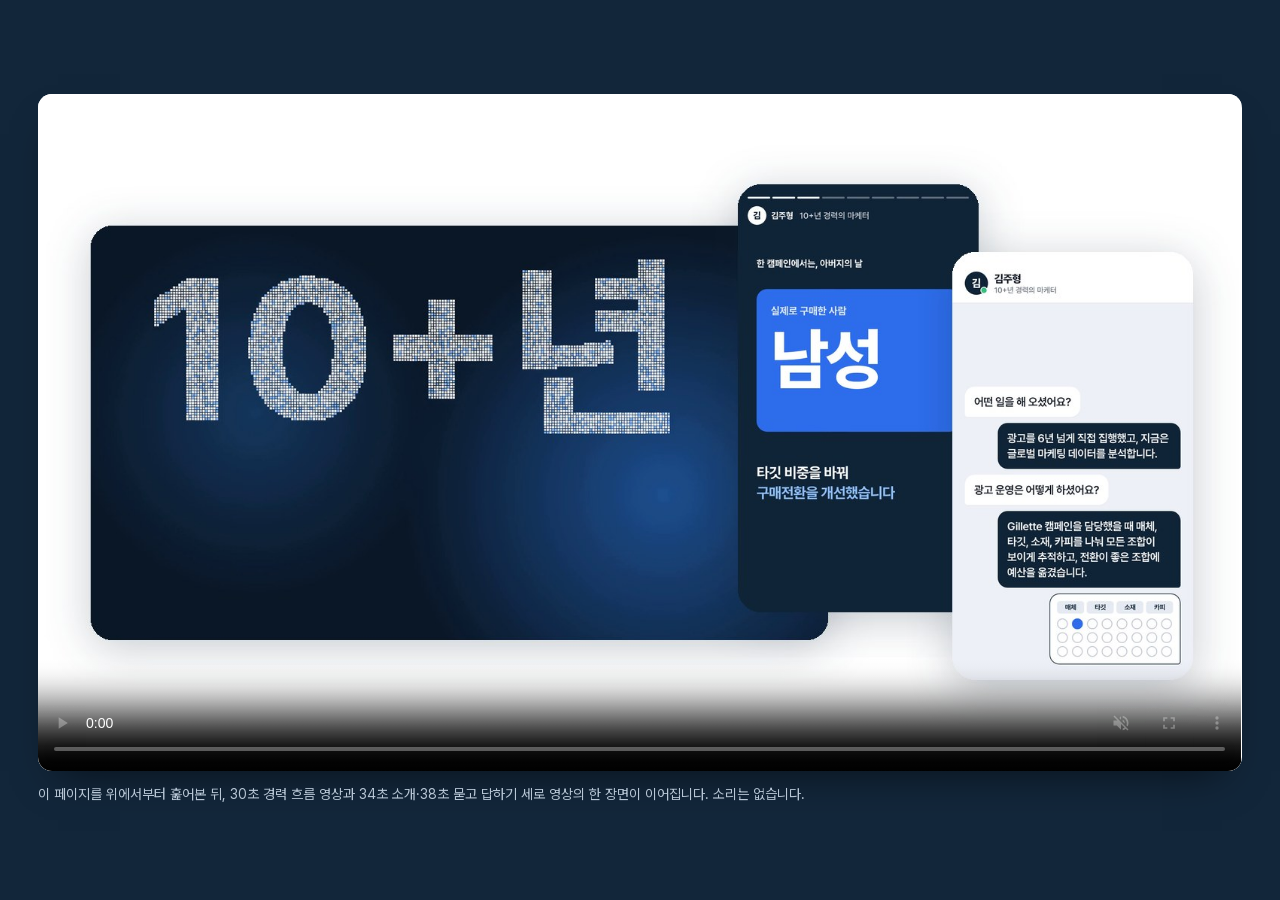
<file: assets/lab/media-tour/index.html>
<!doctype html>
<html lang="ko">
<head>
<meta charset="utf-8">
<meta name="viewport" content="width=device-width,initial-scale=1">
<meta name="robots" content="noindex,nofollow">
<title>영상과 이 페이지 둘러보기</title>
<style>
@font-face{font-family:"Pretendard";src:url("../../fonts/Pretendard.woff2") format("woff2");font-weight:100 900;font-display:swap}
*{box-sizing:border-box}
html,body{margin:0;height:100%}
body{background:#12263a;color:#e6ecf2;font:15px/1.6 "Pretendard",system-ui,sans-serif;display:grid;place-items:center;padding:clamp(12px,3vw,40px)}
figure{margin:0;width:min(100%,1280px);display:grid;gap:12px}
video{display:block;width:100%;height:auto;border-radius:14px;background:#fff;box-shadow:0 20px 40px -20px rgba(0,0,0,.6)}
figcaption{font-size:14px;color:#b8c7d6;word-break:keep-all}
</style>
</head>
<body>
<figure>
  <video src="../../media/lab_tour.mp4" poster="../../media/lab_media.jpg" autoplay muted loop playsinline controls aria-label="경력 아카이브 페이지를 훑어본 뒤 30초 경력 흐름 영상과 세로 영상 두 편이 이어지는 17초 둘러보기, 소리 없음"></video>
  <figcaption>이 페이지를 위에서부터 훑어본 뒤, 30초 경력 흐름 영상과 34초 소개·38초 묻고 답하기 세로 영상의 한 장면이 이어집니다. 소리는 없습니다.</figcaption>
</figure>
</body>
</html>
</file>
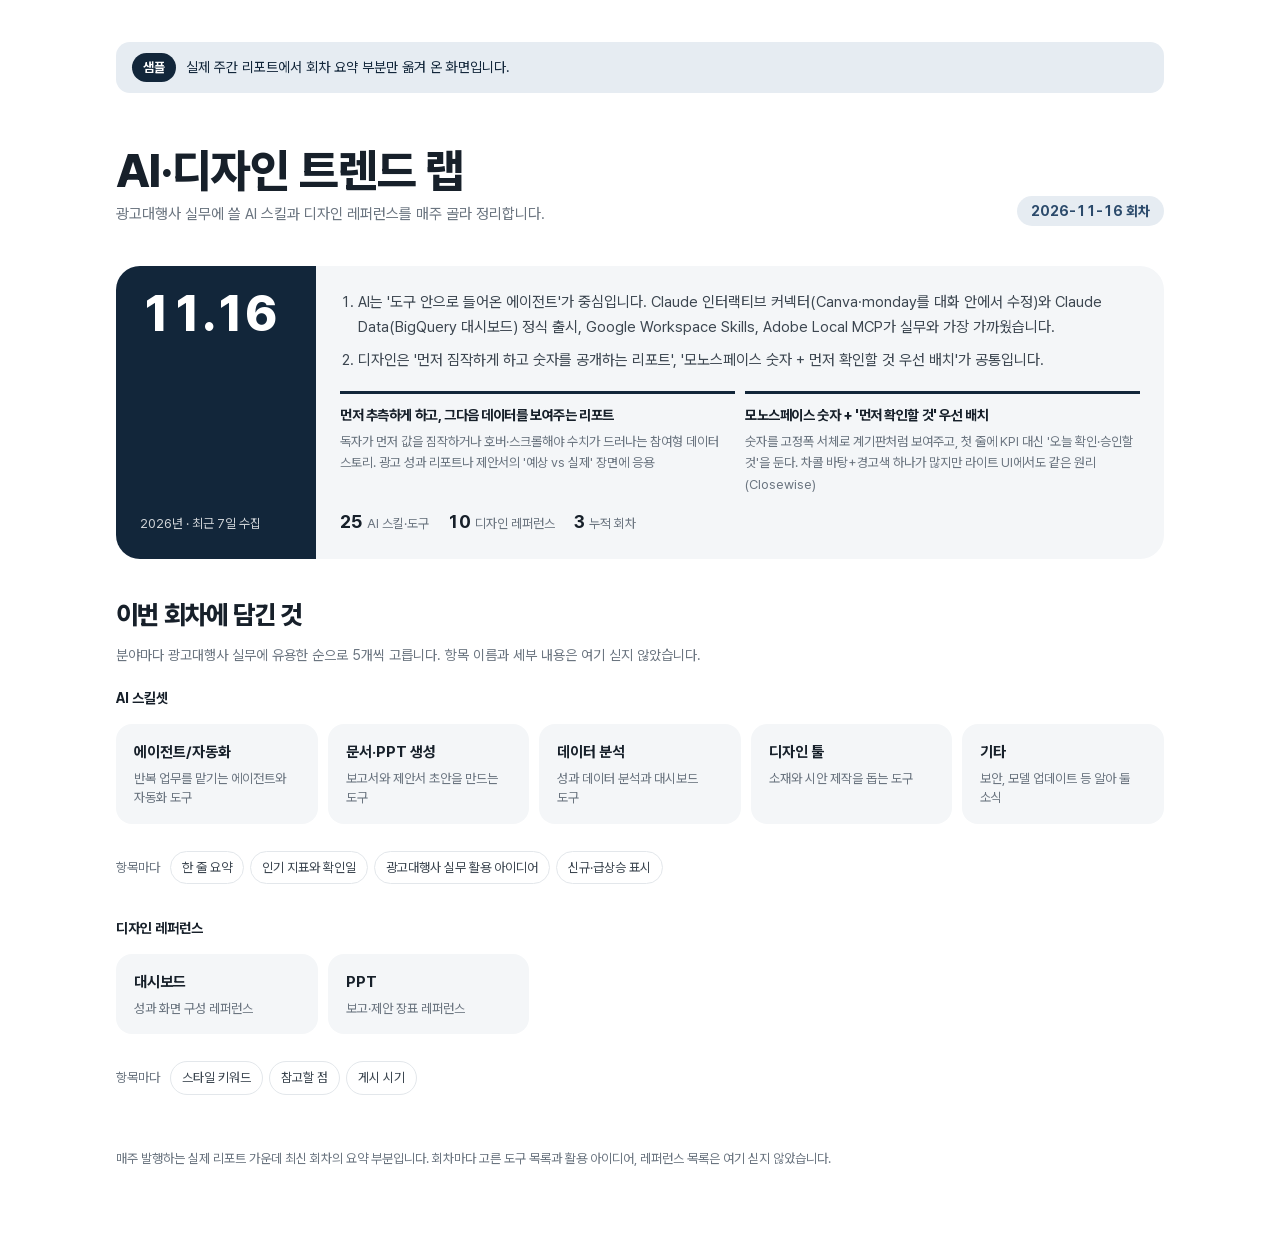
<file: assets/lab/trend-lab/index.html>
<!doctype html>
<html lang="ko" data-theme="light">
<head>
<meta charset="utf-8">
<meta name="viewport" content="width=device-width,initial-scale=1">
<meta name="robots" content="noindex,nofollow">
<title>AI·디자인 트렌드 랩</title>
<style>
/* 실제 트렌드 랩 리포트 페이지(주간 실험 노트)를 경력 아카이브용으로 옮긴 것: 회차 요약 → 카테고리별 정리 → 주차별 아카이브 */
@font-face{font-family:"Pretendard";src:url("../../fonts/Pretendard.woff2") format("woff2");font-weight:100 900;font-display:swap}
:root{
  /* 경력 아카이브와 같은 흰 바탕 + 남색 톤 */
  --paper:#fff; --card:#f4f6f8; --ink:#17202a; --body:#3c4650; --ink-2:#6b7580; --line:#e3e7eb;
  --teal:#2b4a6b; --teal-soft:#e6ecf2; --signal:#2b4a6b; --signal-soft:#e6ecf2; --rise:#2b4a6b; --rise-soft:#e6ecf2;
  --deep:#12263a; --on-deep:#fff;
  --display:"Pretendard",system-ui,sans-serif; --body-font:"Pretendard",system-ui,sans-serif;
  color-scheme:light;
}
*{box-sizing:border-box}
[hidden]{display:none!important}
body{margin:0;background:var(--paper);color:var(--body);-webkit-font-smoothing:antialiased;font:400 15px/1.65 var(--body-font);word-break:keep-all;overflow-wrap:break-word}
.wrap{max-width:1080px;margin:0 auto;padding:28px 16px 64px;display:grid;grid-template-columns:minmax(0,1fr);gap:40px}
a{color:var(--teal);text-underline-offset:3px}
a:focus-visible,button:focus-visible{outline:3px solid var(--teal);outline-offset:2px;border-radius:6px}
h1,h2,h3{text-wrap:balance;color:var(--ink);letter-spacing:-.03em}
header.top{display:flex;justify-content:space-between;align-items:flex-end;gap:16px;flex-wrap:wrap}
header.top h1{margin:0;font:800 clamp(30px,5vw,46px)/1.05 var(--display);letter-spacing:-.02em}
header.top p{margin:6px 0 0;color:var(--ink-2)}
.issue{font:700 14px/1 var(--display);border:0;background:var(--teal-soft);color:var(--teal);border-radius:999px;padding:8px 14px;font-variant-numeric:tabular-nums}
.summary{background:var(--card);border:0;border-radius:24px;display:grid;grid-template-columns:200px 1fr;overflow:hidden}
.summary .date{background:var(--deep);color:var(--on-deep);padding:24px;display:flex;flex-direction:column;justify-content:space-between;gap:20px}
.summary .date b{font:800 50px/0.95 var(--display);letter-spacing:-.04em;font-variant-numeric:tabular-nums;white-space:nowrap}
.summary .date span{font-size:13px;opacity:.8}
.summary .body{padding:24px;display:grid;gap:18px;min-width:0}
.summary ol{margin:0;padding-left:1.2em;display:grid;gap:8px}
.trends{display:grid;grid-template-columns:repeat(auto-fit,minmax(min(100%,240px),1fr));gap:10px}
.trend{border-top:3px solid var(--deep);padding-top:10px}
.trend h3{margin:0 0 4px;font-size:14px}
.trend p{margin:0;font-size:13px;color:var(--ink-2)}
.counts{display:flex;gap:18px;flex-wrap:wrap;font-size:13px;color:var(--ink-2)}
.counts b{color:var(--ink);font:700 18px/1 var(--display);font-variant-numeric:tabular-nums;margin-right:4px}
section > h2{margin:0 0 14px;font:800 26px/1.2 var(--display);letter-spacing:-.02em}
.tabhead{display:flex;justify-content:space-between;align-items:center;gap:12px;flex-wrap:wrap;margin-bottom:12px}
.seg{display:inline-flex;background:var(--card);border:1px solid var(--line);border-radius:12px;padding:4px;gap:4px}
.seg button,.chips button{font:inherit;cursor:pointer;border:0;background:transparent;color:var(--ink-2)}
.seg button{padding:8px 16px;border-radius:9px;font-weight:600}
.seg button[aria-selected="true"]{background:var(--deep);color:var(--on-deep)}
.chips{display:flex;flex-wrap:wrap;gap:6px;margin-bottom:16px}
.chips button{border:1px solid var(--line);border-radius:999px;padding:6px 14px;background:var(--card);font-size:14px}
.chips button[aria-pressed="true"]{border-color:var(--teal);background:var(--teal-soft);color:var(--teal);font-weight:600}
.list{background:var(--card);border:1px solid var(--line);border-radius:18px}
.item{display:grid;grid-template-columns:36px minmax(0,1fr);gap:12px;padding:18px 20px;border-bottom:1px solid var(--line)}
.item:last-child{border-bottom:0}
.rank{font:800 22px/1.2 var(--display);color:var(--ink-2);font-variant-numeric:tabular-nums}
.item .main{min-width:0;display:grid;gap:6px}
.item .head{display:flex;flex-wrap:wrap;align-items:center;gap:8px}
.item .head a{font-weight:700;font-size:16px;color:var(--ink);word-break:break-word}
.item p{margin:0;overflow-wrap:anywhere}
.item .idea{font-size:14px;color:var(--ink-2)}
.item .idea strong{color:var(--ink);font-weight:600}
.badge{font-size:12px;font-weight:600;border-radius:6px;padding:2px 8px;white-space:nowrap}
.b-new{background:var(--signal-soft);color:var(--signal)}
.b-rise{background:var(--rise-soft);color:var(--rise)}
.b-etc{background:var(--paper);color:var(--ink-2);border:1px solid var(--line)}
.metric{font-size:12px;color:var(--ink-2);font-variant-numeric:tabular-nums}
.kw{font-size:13px;color:var(--ink-2)}
.arch{width:100%;border-collapse:collapse;background:#fff;border:1px solid var(--line);border-radius:18px;overflow:hidden;font-size:14px}
.arch th,.arch td{text-align:left;padding:12px 16px;border-bottom:1px solid var(--line);vertical-align:top}
.arch th{font-size:12px;color:var(--ink-2);font-weight:600}
.arch td:first-child{font-variant-numeric:tabular-nums;font-weight:600;white-space:nowrap}
.arch td:nth-child(3),.arch td:last-child{white-space:nowrap}
.arch .cur td:first-child::after{content:"최신";margin-left:8px;font-size:11px;font-weight:600;padding:2px 6px;border-radius:5px;background:var(--signal-soft);color:var(--signal)}
.weeks{display:flex;gap:6px;flex-wrap:wrap;align-items:center}
.weeks .lab{font-size:13px;color:var(--ink-2);margin-right:4px}
.weeks button{font:650 14px/1 var(--display);font-variant-numeric:tabular-nums;cursor:pointer;border:1px solid var(--line);background:#fff;color:var(--ink-2);border-radius:999px;padding:9px 14px}
.weeks button[aria-pressed="true"]{background:var(--deep);border-color:var(--deep);color:var(--on-deep)}
.weeks button .nw{font:600 11px/1 var(--body-font);margin-left:6px;padding:2px 6px;border-radius:5px;background:var(--signal-soft);color:var(--signal)}
.pastbar{display:flex;justify-content:space-between;align-items:center;gap:12px;flex-wrap:wrap;background:var(--rise-soft);color:var(--rise);border-radius:12px;padding:10px 16px;font-size:14px;font-weight:600}
.pastbar button{font:inherit;cursor:pointer;border:0;background:var(--card);color:var(--teal);border-radius:8px;padding:6px 12px}
.arch .view{font:inherit;font-size:13px;cursor:pointer;border:1px solid var(--line);background:var(--paper);color:var(--teal);border-radius:8px;padding:4px 10px;white-space:nowrap}
.arch tr.sel td{background:var(--teal-soft)}
.tablewrap{overflow-x:auto}
.inside{display:grid;gap:14px}
.inside h2{margin:0;font:800 26px/1.2 var(--display);letter-spacing:-.03em}
.inside .lead{margin:0;color:var(--ink-2);font-size:14px}
.grp-h{margin:6px 0 0;font-size:14px;font-weight:700;color:var(--ink)}
.tiles{display:grid;grid-template-columns:repeat(auto-fill,minmax(min(100%,190px),1fr));gap:10px}
.tile{background:var(--card);border-radius:16px;padding:16px 18px;display:grid;gap:4px;align-content:start}
.tile b{font-size:15px;color:var(--ink)}
.tile .n{font:800 22px/1.1 var(--display);color:var(--deep);font-variant-numeric:tabular-nums}
.tile .n small{font-size:13px;font-weight:600;color:var(--ink-2);margin-left:2px}
.tile p{margin:0;font-size:13px;color:var(--ink-2);line-height:1.5}
.fields{display:flex;flex-wrap:wrap;gap:6px;align-items:center;font-size:13px;color:var(--ink-2)}
.fields span{background:#fff;border:1px solid var(--line);border-radius:999px;padding:5px 11px;color:var(--body)}
.fields em{font-style:normal;margin-right:4px}
.sample-bar{display:flex;align-items:center;gap:10px;flex-wrap:wrap;background:var(--teal-soft);color:var(--deep);border-radius:14px;padding:11px 16px;font-size:14px}
.sample-bar b{background:var(--deep);color:#fff;border-radius:999px;padding:4px 11px;font-size:13px;font-weight:700}
footer{font-size:13px;color:var(--ink-2)}
@media (max-width:760px){
  .summary{grid-template-columns:1fr}
  .summary .date{flex-direction:row;align-items:flex-end}
  .summary .date b{font-size:44px}
  .arch td:nth-child(2){min-width:220px}
}
</style>
</head>
<body>
<div class="wrap">
  <p class="sample-bar"><b>샘플</b>실제 주간 리포트에서 회차 요약 부분만 옮겨 온 화면입니다.</p>
  <header class="top">
    <div><h1>AI·디자인 트렌드 랩</h1><p>광고대행사 실무에 쓸 AI 스킬과 디자인 레퍼런스를 매주 골라 정리합니다.</p></div>
    <span class="issue" id="issue"></span>
  </header>

  <section aria-label="회차 요약">
    <div class="summary">
      <div class="date"><b id="dnum"></b><span id="dlabel"></span></div>
      <div class="body">
        <ol id="sumlist"></ol>
        <div class="trends" id="trends"></div>
        <div class="counts" id="counts"></div>
      </div>
    </div>
  </section>

  <section class="inside" aria-labelledby="in-h">
    <h2 id="in-h">이번 회차에 담긴 것</h2>
    <p class="lead">분야마다 광고대행사 실무에 유용한 순으로 5개씩 고릅니다. 항목 이름과 세부 내용은 여기 싣지 않았습니다.</p>
    <p class="grp-h">AI 스킬셋</p>
    <div class="tiles" id="tilesA"></div>
    <p class="fields"><em>항목마다</em><span>한 줄 요약</span><span>인기 지표와 확인일</span><span>광고대행사 실무 활용 아이디어</span><span>신규·급상승 표시</span></p>
    <p class="grp-h">디자인 레퍼런스</p>
    <div class="tiles" id="tilesB"></div>
    <p class="fields"><em>항목마다</em><span>스타일 키워드</span><span>참고할 점</span><span>게시 시기</span></p>
  </section>

  <footer>매주 발행하는 실제 리포트 가운데 최신 회차의 요약 부분입니다. 회차마다 고른 도구 목록과 활용 아이디어, 레퍼런스 목록은 여기 싣지 않았습니다.</footer>
</div>
<script>
const R = {"date": "2026-11-16", "summary": ["AI는 '도구 안으로 들어온 에이전트'가 중심입니다. Claude 인터랙티브 커넥터(Canva·monday를 대화 안에서 수정)와 Claude Data(BigQuery 대시보드) 정식 출시, Google Workspace Skills, Adobe Local MCP가 실무와 가장 가까웠습니다.", "디자인은 '먼저 짐작하게 하고 숫자를 공개하는 리포트', '모노스페이스 숫자 + 먼저 확인할 것 우선 배치'가 공통입니다."], "trends": [{"t": "먼저 추측하게 하고, 그다음 데이터를 보여주는 리포트", "d": "독자가 먼저 값을 짐작하거나 호버·스크롤해야 수치가 드러나는 참여형 데이터 스토리. 광고 성과 리포트나 제안서의 '예상 vs 실제' 장면에 응용"}, {"t": "모노스페이스 숫자 + '먼저 확인할 것' 우선 배치", "d": "숫자를 고정폭 서체로 계기판처럼 보여주고, 첫 줄에 KPI 대신 '오늘 확인·승인할 것'을 둔다. 차콜 바탕+경고색 하나가 많지만 라이트 UI에서도 같은 원리(Closewise)"}], "nA": 25, "nB": 10, "cats": [["에이전트/자동화", 5], ["문서·PPT 생성", 5], ["데이터 분석", 5], ["디자인 툴", 5], ["기타", 5]], "catsB": [["대시보드", 5], ["PPT", 5]], "note": "AI 스킬·도구 25개 · 디자인 레퍼런스 10개", "total": 3};
const $ = id => document.getElementById(id);
const esc = s => String(s).replace(/[&<>"]/g, c => ({'&':'&amp;','<':'&lt;','>':'&gt;','"':'&quot;'}[c]));
const [y,m,d] = R.date.split('-');
$('issue').textContent = R.date + ' 회차';
$('dnum').textContent = m + '.' + d;
$('dlabel').textContent = y + '년 · 최근 7일 수집';
$('sumlist').innerHTML = R.summary.map(s => `<li>${esc(s)}</li>`).join('');
$('trends').innerHTML = R.trends.map(t => `<div class="trend"><h3>${esc(t.t)}</h3><p>${esc(t.d)}</p></div>`).join('');
$('counts').innerHTML = `<span><b>${R.nA}</b>AI 스킬·도구</span><span><b>${R.nB}</b>디자인 레퍼런스</span><span><b>${R.total}</b>누적 회차</span>`;
const DESC = {"에이전트/자동화": "반복 업무를 맡기는 에이전트와 자동화 도구", "문서·PPT 생성": "보고서와 제안서 초안을 만드는 도구", "데이터 분석": "성과 데이터 분석과 대시보드 도구", "디자인 툴": "소재와 시안 제작을 돕는 도구", "기타": "보안, 모델 업데이트 등 알아 둘 소식", "대시보드": "성과 화면 구성 레퍼런스", "PPT": "보고·제안 장표 레퍼런스"};
const tile = ([k]) => `<div class="tile"><b>${esc(k)}</b><p>${esc(DESC[k] || "")}</p></div>`;
$('tilesA').innerHTML = R.cats.map(tile).join('');
$('tilesB').innerHTML = R.catsB.map(tile).join('');
</script>
</body>
</html>
</file>
<file: assets/css/site.css>
/* 김주형 경력 아카이브: 흰 바탕과 남색, 움직임은 첫 화면 문장과 경력 흐름에 집중 */
@font-face{font-family:'Pretendard';font-style:normal;font-weight:45 920;font-display:swap;src:url('../fonts/Pretendard.woff2') format('woff2')}
:root{
  --white:#fff; --ink:#17202a; --body:#3c4650; --muted:#6b7580;
  --navy:#12263a; --navy-2:#2b4a6b; --steel:#7f97ae; --mist:#e6ecf2; --pale:#f4f6f8; --line:#e3e7eb;
  --gut:clamp(20px,4.6vw,120px); --max:1840px; --barh:64px;
  --ease:cubic-bezier(.16,1,.3,1);
  --t-hero:clamp(44px,5.6vw + 6px,150px); --t-h2:clamp(30px,2.7vw + 10px,72px); --t-h3:clamp(23px,1.2vw + 12px,38px);
  --t-body:clamp(16.5px,.35vw + 14.5px,20px);
}
*{box-sizing:border-box}
html{scroll-behavior:smooth;-webkit-text-size-adjust:100%}
body{margin:0;background:var(--white);color:var(--body);font:400 var(--t-body)/1.7 'Pretendard',system-ui,-apple-system,'Apple SD Gothic Neo','Malgun Gothic',sans-serif;word-break:keep-all;overflow-wrap:break-word;-webkit-font-smoothing:antialiased}
h1,h2,h3,h4{color:var(--ink);margin:0;font-weight:800;letter-spacing:-.03em;line-height:1.2;text-wrap:balance}
p,li,dd,figcaption{margin:0;text-wrap:balance}
a{color:inherit}
button{font:inherit;color:inherit;cursor:pointer}
:focus-visible{outline:3px solid var(--navy-2);outline-offset:3px;border-radius:6px}
.wrap{width:min(100% - 2*var(--gut),var(--max));margin-inline:auto}
.sr{position:absolute;width:1px;height:1px;overflow:hidden;clip:rect(0 0 0 0);white-space:nowrap}
.skip{position:absolute;left:12px;top:-60px;z-index:60;background:var(--navy);color:#fff;padding:10px 16px;border-radius:10px;text-decoration:none}
.skip:focus{top:12px}

/* 상단 메뉴 */
.bar{position:sticky;top:0;z-index:40;height:var(--barh);box-shadow:0 1px 0 var(--line);background:rgba(255,255,255,.96);backdrop-filter:saturate(1.6) blur(14px);-webkit-backdrop-filter:saturate(1.6) blur(14px);border-bottom:1px solid transparent;transition:border-color .3s}
.bar.scrolled{border-bottom-color:var(--line)}
.brand{display:flex;align-items:baseline;gap:10px;text-decoration:none;white-space:nowrap}
.brand b{font-size:19px;color:var(--ink);letter-spacing:-.02em}
.brand span{font-size:14px;color:var(--muted)}
.bar-in{height:100%;display:flex;align-items:center;gap:28px}
.nav{display:flex;gap:2px;margin-left:auto;height:100%;align-items:stretch}
.nav::-webkit-scrollbar{display:none}
.nav a{position:relative;flex:none;display:flex;align-items:center;padding:0 clamp(12px,1.2vw,22px);text-decoration:none;font-size:clamp(16px,.3vw + 14px,18px);font-weight:700;color:var(--body);transition:color .2s}
.nav a::after{content:"";position:absolute;left:clamp(12px,1.2vw,22px);right:clamp(12px,1.2vw,22px);bottom:0;height:3px;border-radius:3px 3px 0 0;background:var(--navy);transform:scaleX(0);transition:transform .35s var(--ease)}
.nav a:hover,.nav a.open{color:var(--navy)}
.nav a.on{color:var(--navy)}
.nav a.on::after,.nav a.open::after{transform:scaleX(1)}
.readbar{position:absolute;left:0;right:0;bottom:-1px;height:2px;background:var(--navy);transform-origin:left;transform:scaleX(var(--rp,0))}
/* 메뉴 펼침 패널 */
.mega{position:absolute;top:100%;left:0;right:0;background:#fff;border-bottom:1px solid var(--line);box-shadow:0 24px 40px -24px rgba(18,38,58,.25);animation:megaIn .28s var(--ease)}
@keyframes megaIn{from{opacity:0;transform:translateY(-8px)}to{opacity:1;transform:none}}
.mega .wrap{padding:26px 0 30px}
.mg-head{display:flex;align-items:baseline;justify-content:space-between;gap:20px;margin-bottom:18px}
.mg-head b{font-size:20px;color:var(--ink)}
.mg-head a{font-size:15px;font-weight:700;color:var(--navy);text-decoration:none}
.mg-grid{display:grid;grid-template-columns:repeat(auto-fill,minmax(min(100%,280px),1fr));gap:6px 18px}
.mg-cols{display:grid;grid-template-columns:1fr 1fr;gap:28px}
.mg-cols h4{font-size:15px;color:var(--muted);margin-bottom:8px}
.mg-item{display:flex;gap:12px;align-items:baseline;width:100%;text-align:left;border:0;background:none;border-radius:12px;padding:10px 12px;text-decoration:none;color:var(--ink);font-size:16px;font-weight:650;line-height:1.45}
.mg-item:hover,.mg-item:focus-visible{background:var(--pale)}
.mg-item small{flex:none;min-width:3.4em;font-size:14px;font-weight:700;color:var(--steel);font-variant-numeric:tabular-nums}
.mg-item span{display:block}
.mg-item em{display:block;font-style:normal;font-size:14px;font-weight:500;color:var(--muted)}

/* 첫 화면 */
.hero{min-height:calc(100svh - var(--barh));display:flex;align-items:center;padding:clamp(40px,7vh,96px) 0 clamp(48px,8vh,110px)}
.hero-grid{display:grid;grid-template-columns:clamp(300px,25vw,480px) minmax(0,1fr);gap:clamp(36px,5vw,120px);align-items:center}
.lens-box{display:flex;flex-direction:column;gap:18px;background:var(--navy);border-radius:28px;padding:clamp(22px,1.8vw,34px);box-shadow:0 26px 50px -28px rgba(18,38,58,.65)}
.lens-q{display:flex;flex-direction:column;gap:3px}
.lens-q b{display:flex;align-items:center;gap:10px;font-size:clamp(17px,.3vw + 15px,20px);color:#fff}
.lens-q b::before{content:"";width:9px;height:9px;border-radius:50%;background:#7fd1ae;box-shadow:0 0 0 0 rgba(127,209,174,.6);animation:liveDot 2s ease-out infinite}
@keyframes liveDot{70%{box-shadow:0 0 0 9px rgba(127,209,174,0)}100%{box-shadow:0 0 0 0 rgba(127,209,174,0)}}
.lens-q span{font-size:14.5px;color:#c9d5e1}
.lens{display:flex;flex-direction:column;gap:8px}
.lens .chip{display:flex;flex-direction:column;align-items:flex-start;gap:2px;text-align:left;border-radius:16px;font-size:clamp(17px,.3vw + 15px,20px);padding:13px 18px;font-weight:750;background:rgba(255,255,255,.06);border-color:rgba(255,255,255,.2);color:#fff}
.lens .chip small{font-size:14px;font-weight:500;color:#aebdcc}
.lens .chip[aria-pressed="true"] small{color:var(--body)}
.lens .chip:hover{background:rgba(255,255,255,.16);border-color:#fff}
.lens .chip[aria-pressed="true"]{background:#fff;border-color:#fff;color:var(--navy)}
.lens .chip:not([aria-pressed="true"]){animation:chipCall 1.1s var(--ease) calc(1.2s + var(--k)*.14s) 2 both}
@keyframes chipCall{0%,100%{background:rgba(255,255,255,.06)}40%{background:rgba(255,255,255,.2);border-color:rgba(255,255,255,.6)}}
.chip{border:1px solid var(--line);background:var(--white);border-radius:999px;padding:9px 18px;font-size:15.5px;font-weight:650;color:var(--body);transition:background .25s,color .25s,border-color .25s}
.chip:hover{border-color:var(--steel)}
.chip[aria-pressed="true"]{background:var(--navy);border-color:var(--navy);color:#fff}
.kin{font-size:clamp(42px,5.2vw + 6px,190px);line-height:1.08;letter-spacing:-.045em;font-weight:820}
.kin .ln{display:block;overflow:hidden;padding:.02em 0 .12em;margin-bottom:-.1em}
.kin .ln>span{display:inline-block;transform:translateY(112%);transition:transform 1s var(--ease) calc(var(--i)*.09s)}
.kin.in .ln>span{transform:none}
.kin.out .ln>span{transform:translateY(-112%);transition:transform .38s cubic-bezier(.7,0,.84,0) calc(var(--i)*.04s)}
.hero-sub{max-width:44em;margin-top:clamp(24px,4vh,44px);font-size:clamp(17px,.5vw + 14px,22px);line-height:1.75;transition:opacity .35s}
.hero-sub.fade{opacity:0}
.hero-meta{display:flex;flex-wrap:wrap;gap:10px 28px;margin:24px 0 0;padding:0;list-style:none;font-size:15.5px;color:var(--muted)}
.hero-meta b{color:var(--ink);font-weight:700;margin-right:8px}
.hero-cta{display:flex;flex-wrap:wrap;gap:10px;margin-top:clamp(28px,5vh,52px)}
.btn{display:inline-flex;align-items:center;gap:8px;border-radius:14px;padding:14px 22px;font-size:16.5px;font-weight:700;text-decoration:none;border:1px solid var(--line);background:var(--white);color:var(--ink);transition:background .2s,border-color .2s}
.btn:hover{border-color:var(--steel)}
.btn.primary{background:var(--navy);border-color:var(--navy);color:#fff}
.btn.primary:hover{background:var(--navy-2)}

/* 첫 화면 30초 영상 */
.film-sec{padding-top:clamp(56px,8vh,110px)}
.film-sec .film{max-width:min(100%,calc((100svh - 300px) * 16 / 9));margin-inline:auto}
.next-link{display:flex;align-items:center;justify-content:center;gap:8px;width:fit-content;margin:clamp(24px,4vh,44px) auto 0;font-size:16px;font-weight:700;color:var(--navy);text-decoration:none;border:1px solid var(--line);border-radius:999px;padding:10px 20px;transition:border-color .2s}
.next-link:hover{border-color:var(--navy)}
.next-link svg{width:18px;height:18px;animation:nudge 1.8s ease-in-out infinite}
@keyframes nudge{50%{transform:translateY(3px)}}
.film{position:relative;border-radius:clamp(20px,1.8vw,30px);overflow:hidden;background:var(--navy);aspect-ratio:16/9;box-shadow:0 30px 60px -34px rgba(18,38,58,.45)}
.film video{display:block;width:100%;height:100%;object-fit:cover}
.film .vplay{inset:0;left:0;bottom:0;transform:none;width:100%;height:100%;display:flex;align-items:flex-end;justify-content:flex-end;border-radius:0;padding:clamp(14px,1.6vw,28px);background:linear-gradient(180deg,rgba(18,38,58,0) 55%,rgba(18,38,58,.28));transition:background .3s}
.film .vplay:hover{background:linear-gradient(180deg,rgba(18,38,58,.08) 40%,rgba(18,38,58,.4))}
.film .vplay span{display:inline-flex;align-items:center;gap:14px;background:var(--navy);color:#fff;border-radius:999px;padding:10px 24px 10px 10px;font-size:clamp(16px,.4vw + 13px,20px);font-weight:750;box-shadow:0 14px 30px -12px rgba(18,38,58,.7);transition:transform .35s var(--ease)}
.film .vplay:hover span{transform:scale(1.04)}
.film .vplay i{width:clamp(44px,3.2vw,60px);height:clamp(44px,3.2vw,60px);background:#fff;animation:playPulse 2.4s ease-out 1.5s infinite}
.film .vplay i::after{left:50%;top:50%;margin:-9px 0 0 -6px;border-width:9px 0 9px 15px;border-color:transparent transparent transparent var(--navy)}
@keyframes playPulse{0%{box-shadow:0 0 0 0 rgba(255,255,255,.6)}80%,100%{box-shadow:0 0 0 16px rgba(255,255,255,0)}}
/* 세로 영상 */
.phone{position:relative;aspect-ratio:9/16;border-radius:34px;overflow:hidden;background:var(--mist);box-shadow:0 0 0 10px var(--pale),0 30px 60px -30px rgba(18,38,58,.35)}
.phone video{display:block;width:100%;height:100%;object-fit:cover}
.vplay{position:absolute;left:50%;bottom:22px;transform:translateX(-50%);display:flex;align-items:center;gap:10px;white-space:nowrap;border:0;border-radius:999px;padding:12px 20px 12px 14px;background:rgba(18,38,58,.92);color:#fff;font-size:15px;font-weight:700}
.vplay i{width:26px;height:26px;border-radius:50%;background:#fff;position:relative;flex:none}
.vplay i::after{content:"";position:absolute;left:10px;top:7px;border:6px solid transparent;border-left:9px solid var(--navy);border-right:0}

/* 섹션 공통 */
.sec{padding:clamp(80px,12vh,160px) 0}
.sec.tint{background:var(--pale)}
.sec-head{display:flex;flex-direction:column;align-items:flex-start;gap:clamp(12px,1.2vw,20px);margin-bottom:clamp(40px,6vh,80px)}
.sec-head h2{font-size:var(--t-h2);letter-spacing:-.04em;line-height:1.14}
.sec-head p{max-width:52em;color:var(--body);margin:0}

/* 경력 흐름: 나스미디어와 제일기획 두 묶음 */
.flow{background:var(--navy);color:#c9d5e1;padding:clamp(72px,10vh,140px) 0}
.flow-head{display:flex;flex-direction:column;align-items:flex-start;gap:clamp(12px,1.2vw,20px);margin-bottom:clamp(36px,5vh,64px)}
.flow-head h2{color:#fff;font-size:var(--t-h2);letter-spacing:-.04em}
.flow-head p{max-width:52em;margin:0}
/* 역할 범위 띠 */
.scope-band{margin:0 0 clamp(32px,4vw,56px);padding:clamp(18px,1.6vw,26px) clamp(18px,2vw,32px) 14px;border:1px solid rgba(255,255,255,.16);border-radius:clamp(18px,1.6vw,26px);background:rgba(255,255,255,.04)}
.sb-lanes{position:relative;display:flex;flex-direction:column;gap:5px;clip-path:inset(-14px 100% -14px -14px);transition:clip-path 1.8s linear}
.scope-band.on .sb-lanes{clip-path:inset(-14px -14px -14px -14px)}
.sb-lane{position:relative;height:clamp(30px,2.2vw,38px);margin-left:var(--from)}
.sb-lane i{position:absolute;inset:0;border-radius:8px;background:rgba(255,255,255,.2);}
.sb-lane.add i{background:#fff}
.sb-lane.based i{background:linear-gradient(90deg,rgba(255,255,255,.2) 0 var(--cut),transparent var(--cut))}
.sb-basebox{position:absolute;z-index:1;border:1.5px dashed rgba(255,255,255,.3);border-left:0;border-radius:0 8px 8px 0;display:flex;align-items:center;padding-left:12px;pointer-events:none}
.sb-basebox em{font-style:normal;font-size:clamp(12.5px,.2vw + 11.5px,14px);font-weight:600;color:#c3cfdb;white-space:nowrap}

.sb-lane span{position:absolute;left:12px;top:50%;transform:translateY(-50%);font-size:clamp(13px,.25vw + 12px,15.5px);font-weight:700;color:#fff;white-space:nowrap;opacity:0;transition:opacity .35s calc(var(--d) + .15s)}
.sb-lane.add span{color:var(--navy)}
.scope-band.on .sb-lane span{opacity:1}
.sb-env{position:absolute;left:-8px;top:-8px;overflow:visible;pointer-events:none;z-index:0}
.sb-env path{fill:rgba(255,255,255,.07);stroke:rgba(255,255,255,.55);stroke-width:1.5;vector-effect:non-scaling-stroke;stroke-linejoin:round}
.sb-lane{z-index:1}
.sb-cut{position:absolute;top:-8px;bottom:-8px;width:0;border-left:1.5px dashed rgba(255,255,255,.45)}
.sb-axis{position:relative;height:40px;margin-top:12px;font-size:13.5px;color:#aebdcc}
.sb-axis span{position:absolute;top:0;display:flex;flex-direction:column;line-height:1.35;padding-left:8px;border-left:1px solid rgba(255,255,255,.25)}
.sb-axis em{font-style:normal;font-weight:800;color:#fff;font-variant-numeric:tabular-nums}
.sb-axis .end{left:auto;right:0;padding:0;border:0;color:#fff;font-weight:800}
@media (max-width:600px){.sb-lane span{left:8px}.sb-basebox{padding-left:8px}.sb-axis{font-size:12px}}
@media (prefers-reduced-motion:reduce){.sb-lanes,.sb-lane span{transition:none}}
.eras{display:grid;grid-template-columns:minmax(0,1fr) auto minmax(0,1fr);gap:clamp(16px,2vw,40px);align-items:stretch}
.era{border:1px solid rgba(255,255,255,.16);background:rgba(255,255,255,.05);border-radius:clamp(22px,2vw,32px);padding:clamp(24px,2.4vw,44px);display:flex;flex-direction:column;gap:18px}
.era-top span em{font-style:normal;font-size:.62em;font-weight:800;color:var(--navy);background:#fff;border-radius:999px;padding:3px 10px;margin-left:6px;vertical-align:.18em;letter-spacing:0}
.era-top{display:flex;flex-wrap:wrap;align-items:baseline;justify-content:space-between;gap:6px 16px}
.era-top h3{color:#fff;font-size:clamp(26px,1.4vw + 14px,44px);letter-spacing:-.035em}
.era-top span{font-size:clamp(18px,.6vw + 13px,26px);font-weight:800;color:#fff;font-variant-numeric:tabular-nums;letter-spacing:-.02em}
.era-role{font-size:clamp(16px,.35vw + 13.5px,20px);color:#e2e9f0}
.era .scope{list-style:none;margin:0;padding:0;display:flex;flex-wrap:wrap;gap:8px}
.era .scope li{background:#fff;color:var(--navy);border-radius:999px;padding:7px 15px;font-size:15px;font-weight:700}
.yrs{list-style:none;margin:6px 0 0;padding:0;display:flex;flex-direction:column}
.yrs li{display:grid;grid-template-columns:4.2em minmax(0,1fr);gap:14px;padding:16px 0;border-top:1px solid rgba(255,255,255,.12);opacity:0;transform:translateY(14px);transition:opacity .6s var(--ease),transform .7s var(--ease);transition-delay:calc(var(--k)*.08s)}
.flow.seen .yrs li{opacity:1;transform:none}
.yrs li.hl{background:rgba(255,255,255,.07);border-radius:12px}
.yrs b.y{color:#fff;font-size:clamp(18px,.4vw + 15px,22px);font-weight:800;font-variant-numeric:tabular-nums;padding-left:4px}
.yrs h4{color:#fff;font-size:clamp(16.5px,.3vw + 14.5px,19px);line-height:1.4}
.yrs p{margin-top:4px;font-size:15px;line-height:1.6;color:#aebdcc}
.yrs .links{display:flex;flex-wrap:wrap;gap:6px;margin-top:10px}
.yrs .links a{font-size:13.5px;font-weight:650;color:#fff;text-decoration:none;border:1px solid rgba(255,255,255,.3);border-radius:15px;padding:5px 12px;line-height:1.45}
.yrs .links a:hover{background:#fff;color:var(--navy)}
.era-arrow{display:flex;flex-direction:column;align-items:center;justify-content:center;gap:12px;color:#fff;font-size:14px;font-weight:700;writing-mode:horizontal-tb}
.era-arrow svg{width:clamp(36px,2.6vw,52px);height:auto}
.era-arrow span{max-width:5.5em;text-align:center;color:#d5dfe9;line-height:1.5}
/* 대표 사례 */
.case{display:grid;grid-template-columns:minmax(0,.9fr) minmax(0,1.1fr);gap:clamp(32px,5vw,120px);align-items:center;padding:clamp(48px,8vh,96px) 0;border-top:1px solid var(--line)}
.case:first-of-type{border-top:0;padding-top:0}
.case.flip{grid-template-columns:minmax(0,1.1fr) minmax(0,.9fr)}
.case.flip .case-text{order:2}
.case-org{display:flex;flex-direction:column;gap:2px;font-size:15.5px;color:var(--muted);margin-bottom:18px}
.case-org b{color:var(--navy);font-weight:750}
.case h3{font-size:clamp(28px,1.8vw + 12px,58px);letter-spacing:-.04em;line-height:1.2}
.case-body{margin-top:22px;max-width:36em}
.case-fig{display:flex;flex-direction:column;gap:4px;margin-top:30px;padding-left:18px;border-left:3px solid var(--navy)}
.case-fig strong{color:var(--ink);font-size:clamp(24px,1vw + 16px,38px);font-weight:800;letter-spacing:-.03em;line-height:1.25}
.case-fig span{font-size:15px;color:var(--muted)}
.more{display:inline-flex;margin-top:30px;font-weight:700;color:var(--navy);text-decoration:none;border-bottom:2px solid var(--mist);padding-bottom:2px;transition:border-color .2s}
.work-back{display:flex;flex-wrap:wrap;align-items:center;justify-content:space-between;gap:12px 20px;margin-top:clamp(36px,4vw,64px);padding:clamp(18px,1.6vw,26px) clamp(20px,2vw,32px);background:var(--pale);border:1px solid var(--line);border-radius:20px}
.work-back p{margin:0;font-size:15.5px;color:var(--body)}
.more:hover{border-color:var(--navy)}
.fig{position:relative;margin:0;background:var(--pale);border-radius:clamp(22px,2vw,36px);padding:max(62px,clamp(28px,3.5vw,72px)) clamp(20px,3vw,64px) clamp(28px,3.5vw,72px)}
.fig.dark{background:var(--navy)}
/* 업무 구분: 미디어 실행·운영(연회색) / 분석·전략(블루그레이) / 분석 환경·AX(남색) */
.fig.g-ana{background:#d6e1ec}
.grp{position:absolute;z-index:2;font-size:13px;font-weight:700;line-height:1;color:var(--navy-2);background:rgba(255,255,255,.9);border-radius:999px;padding:6px 11px;letter-spacing:-.01em;pointer-events:none}
.fig .grp{top:clamp(16px,1.6vw,26px);left:clamp(16px,1.8vw,30px)}
.dark .grp{color:#fff;background:rgba(255,255,255,.14)}
.dot{display:inline-block;width:10px;height:10px;border-radius:50%;margin-right:6px;vertical-align:.02em;border:1.5px solid #9fb0c2;flex:none}
.dot.g-run{background:#fff}.dot.g-ana{background:#9fb4c9;border-color:#9fb4c9}.dot.g-ax{background:var(--navy);border-color:var(--navy)}
.dark .dot.g-ax{border-color:#fff}
.gm{display:inline-flex;align-items:center;white-space:nowrap}
#capRow .chip{display:inline-flex;align-items:center}
#capRow .chip[aria-pressed="true"] .dot.g-ax{border-color:#fff}
.diagram{position:relative}
.diagram svg{display:block;width:100%;height:auto;max-width:600px;margin:0 auto}
.diagram text{font-family:inherit}
.diagram [data-fx="pop"],.diagram [data-fx="growx"],.diagram [data-fx="growy"]{transform-box:fill-box;transform-origin:center}
.diagram [data-fx="growx"]{transform-origin:left center}
.diagram [data-fx="growy"]{transform-origin:center bottom}
.diagram [data-fx="draw"]{stroke-dasharray:1}
.diagram svg *{transition:opacity .35s ease}
.diagram.only-hi .lo{opacity:.12 !important}
.diagram.before .tbl{opacity:.08 !important}
.diagram.before .evk{opacity:0 !important}
.diagram.before .gaptx{opacity:1 !important}
/* 다 그린 뒤의 은은한 움직임 */
[data-idle]{transform-box:fill-box;transform-origin:center}
[data-idle="bob"]{transform-origin:center bottom}
.idle [data-fx="draw"]{stroke-dasharray:var(--da,.06 .05) !important;animation:idleFlow 2.2s linear infinite}
.idle [data-idle="pulse"]{animation:idlePulse 3s ease-in-out var(--d,0s) infinite}
.idle [data-idle="breathe"]{animation:idleBreathe 3.2s ease-in-out infinite}
.idle [data-idle="bob"]{animation:idleBob 2.6s ease-in-out var(--d,0s) infinite}
.idle [data-idle="sweep"]{animation:idleSweep 3s ease-in-out var(--d,0s) infinite}
.idle [data-idle="cell"]{animation:idleCell 3.4s ease-in-out var(--d,0s) infinite}
.idle [data-idle="tick"]{animation:idlePulse 2.8s ease-in-out var(--d,0s) infinite}
@keyframes idleFlow{to{stroke-dashoffset:var(--do,-.22)}}
@keyframes idlePulse{0%,100%{opacity:1;transform:scale(1)}50%{opacity:.45;transform:scale(.82)}}
@keyframes idleBreathe{0%,100%{transform:scale(1)}50%{transform:scale(1.05)}}
@keyframes idleBob{0%,100%{transform:scaleY(1)}50%{transform:scaleY(.62)}}
@keyframes idleSweep{0%,100%{opacity:1}50%{opacity:.4}}
@keyframes idleCell{0%,100%{opacity:1}50%{opacity:.35}}
.replay{position:absolute;top:14px;right:14px;width:40px;height:40px;border-radius:50%;border:1px solid var(--line);background:rgba(255,255,255,.9);display:grid;place-items:center;opacity:0;transform:scale(.8);transition:opacity .3s,transform .3s var(--ease)}
.replay.show{opacity:1;transform:none}
.replay svg{width:18px;height:18px}
.fig.dark .replay{background:rgba(255,255,255,.12);border-color:rgba(255,255,255,.25);color:#fff}
.ctl{display:flex;justify-content:center;flex-wrap:wrap;gap:6px;margin:22px 0 0}
.seg{border:1px solid var(--line);background:var(--white);border-radius:999px;padding:8px 16px;font-size:14.5px;font-weight:650}
.seg[aria-pressed="true"]{background:var(--navy);border-color:var(--navy);color:#fff}
.fig.dark .seg{background:transparent;border-color:rgba(255,255,255,.3);color:#c9d5e1}
.fig.dark .seg[aria-pressed="true"]{background:#fff;color:var(--navy)}
.dnote{margin:16px auto 0;max-width:34em;font-size:15.5px;line-height:1.65;text-align:center}
.others{margin-top:clamp(40px,6vh,72px)}
.others h3{font-size:20px;margin-bottom:18px}
.others-grid{display:grid;grid-template-columns:repeat(auto-fill,minmax(min(100%,300px),1fr));gap:12px}
.mini{display:grid;grid-template-columns:96px minmax(0,1fr);gap:18px;align-items:center;text-decoration:none;border:1px solid var(--line);border-radius:20px;padding:16px;transition:border-color .2s,transform .3s var(--ease)}
.mini:hover{border-color:var(--steel);transform:translateY(-2px)}
.mini .thumb{aspect-ratio:1;border-radius:14px;background:var(--pale);display:grid;place-items:center;padding:8px;overflow:hidden}
.mini .thumb.dark{background:var(--navy)}
.mini .thumb svg{width:100%;height:auto}
.mini small{display:block;font-size:13.5px;color:var(--muted)}
.mini b{display:block;color:var(--ink);font-size:16px;line-height:1.45;margin-top:2px}

/* 전체 경력 */
.ex-tools{display:flex;flex-wrap:wrap;gap:12px 20px;align-items:center;margin-bottom:22px}
.search{flex:1 1 280px;min-width:0;width:100%;max-width:520px;border:1px solid var(--line);border-radius:14px;padding:13px 16px;font:inherit;font-size:16px;background:var(--white)}
.search:focus{outline:none;border-color:var(--navy-2);box-shadow:0 0 0 3px var(--mist)}
.ex-row{display:flex;flex-wrap:wrap;gap:6px}
.view{margin-left:auto;display:flex;border:1px solid var(--line);border-radius:12px;padding:3px}
.view button{border:0;background:none;border-radius:9px;padding:7px 14px;font-size:14.5px;font-weight:650;color:var(--muted)}
.view button[aria-pressed="true"]{background:var(--navy);color:#fff}
.count{font-size:15px;color:var(--muted);margin:0}
.ex-meta{display:flex;align-items:center;justify-content:space-between;gap:12px;margin-bottom:12px}
.co{margin-top:36px}
.co h3{display:flex;align-items:baseline;gap:12px;font-size:clamp(20px,.6vw + 15px,26px);padding-bottom:14px;border-bottom:2px solid var(--ink)}
.co h3 span{font-size:15px;font-weight:600;color:var(--muted)}
.rows .row{display:grid;grid-template-columns:clamp(120px,11vw,190px) minmax(0,1fr) clamp(110px,10vw,170px);gap:20px;align-items:center;padding:20px 4px;border-bottom:1px solid var(--line);text-decoration:none;transition:background .2s}
.rows .row:hover{background:var(--pale)}
.row .per{font-size:15px;color:var(--muted);font-variant-numeric:tabular-nums}
.row b{display:block;color:var(--ink);font-size:clamp(17px,.3vw + 15px,20px);font-weight:750}
.row small{display:block;font-size:14.5px;color:var(--muted);margin-top:2px}
.row .ph{justify-self:end;font-size:14px;font-weight:650;color:var(--navy-2);background:var(--mist);border-radius:999px;padding:5px 12px;white-space:nowrap}
.cards{display:grid;grid-template-columns:repeat(auto-fill,minmax(min(100%,max(300px,calc((100% - 3 * clamp(18px,1.8vw,32px)) / 4))),1fr));gap:clamp(18px,1.8vw,32px);margin-top:24px}
.card{display:flex;flex-direction:column;background:#fff;border:1px solid #d3dce5;border-radius:24px;overflow:hidden;text-decoration:none;box-shadow:0 1px 2px rgba(18,38,58,.06),0 12px 28px -20px rgba(18,38,58,.35);transition:border-color .2s,transform .35s var(--ease),box-shadow .35s}
.card:hover{border-color:var(--navy-2);transform:translateY(-4px);box-shadow:0 1px 2px rgba(18,38,58,.08),0 24px 44px -26px rgba(18,38,58,.5)}
/* 메뉴에서 연 경험을 닫은 뒤 목록 위치 표시 */
.card.flash,.row.flash{animation:cardFlash 1.8s ease-out}
@keyframes cardFlash{0%,45%{box-shadow:0 0 0 3px var(--navy-2),0 18px 36px -22px rgba(18,38,58,.55)}100%{box-shadow:0 0 0 0 rgba(43,74,107,0)}}
@media (prefers-reduced-motion:reduce){.card.flash,.row.flash{animation:none;box-shadow:0 0 0 3px var(--navy-2)}}
.card .thumb{aspect-ratio:16/10;min-height:0;flex:none;overflow:hidden;background:var(--pale);display:flex;align-items:center;justify-content:center;padding:18px 24px}
.card .thumb.dark{background:var(--navy)}

.card .thumb svg{width:100%;height:100%;min-height:0;display:block}
.card .cb{display:flex;flex-direction:column;gap:6px;padding:20px 22px 22px;flex:1;border-top:3px solid var(--navy)}
.card .meta{display:flex;justify-content:space-between;align-items:center;gap:10px;font-size:14px;color:var(--muted);font-variant-numeric:tabular-nums}
.card .meta .ph{font-size:13px}
.card b{color:var(--ink);font-size:clamp(18px,.3vw + 16px,21px);line-height:1.35;text-wrap:balance}
.card p{font-size:15.5px;line-height:1.6;color:var(--body)}
.card small{margin-top:auto;padding-top:8px;font-size:13.5px;color:var(--muted)}
.also{margin-top:28px;font-size:15.5px;color:var(--muted);max-width:60em}
.empty{padding:40px 0;color:var(--muted)}

/* 작업실 */
.lab{display:grid;grid-template-columns:repeat(3,minmax(0,1fr));gap:clamp(16px,2vw,32px)}
.lab-item{display:flex;flex-direction:column;border-radius:clamp(22px,2vw,32px);background:var(--white);border:1px solid var(--line);overflow:hidden}
.lab-prev{aspect-ratio:16/9;background:var(--mist);display:flex;padding:clamp(18px,2vw,36px);overflow:hidden}
.lab-prev svg{display:block;width:100%;height:100%}
.lab-prev.photo{background:#0f1419;padding:clamp(10px,1vw,18px)}
.lab-prev.photo:not(.live) a{display:block;width:100%;height:100%}
.lab-prev.photo img{display:block;width:100%;height:100%;object-fit:contain;transition:transform .4s var(--ease)}
.lab-prev.photo a:hover img{transform:scale(1.02)}
.lab-prev.photo.fill{padding:0;background:#fff}
.lab-prev .lab-vid{display:block;width:100%;height:100%;object-fit:cover}
.lab-prev.live{position:relative;padding:0;background:#15181d}
.live-frame{position:relative;width:100%;height:100%;overflow:hidden}
.live-frame iframe{position:absolute;left:0;top:0;width:1280px;height:822px;border:0;transform-origin:0 0;pointer-events:none}
.lab-open{border:0;cursor:pointer;position:absolute;right:12px;bottom:12px;background:#fff;color:var(--navy);font-size:13.5px;font-weight:750;text-decoration:none;border-radius:999px;padding:8px 14px;box-shadow:0 8px 20px -8px rgba(0,0,0,.5)}
.lab-open:hover{background:var(--mist)}
/* 작업실 미리보기 이름표: 샘플·예시 데이터임을 표시 */
.lab-prev{position:relative}
.lab-tag{position:absolute;z-index:3;top:12px;left:12px;background:var(--navy);color:#fff;font-size:13px;font-weight:700;line-height:1;border-radius:999px;padding:7px 12px;pointer-events:none;box-shadow:0 6px 16px -8px rgba(0,0,0,.5)}
.lab-body{padding:clamp(22px,2vw,36px);display:flex;flex-direction:column;gap:12px;flex:1}
.lab-body .st{align-self:flex-start;font-size:13.5px;font-weight:700;color:var(--navy-2);background:var(--mist);border-radius:999px;padding:4px 12px}
.lab-body h3{font-size:var(--t-h3)}
.tags{display:flex;flex-wrap:wrap;gap:6px;list-style:none;margin:4px 0 0;padding:0}
.tags li{font-size:13.5px;color:var(--muted);border:1px solid var(--line);border-radius:999px;padding:4px 11px}
.lab-body .more{margin-top:auto;padding-top:8px;align-self:flex-start}

.lab-steps{list-style:none;margin:2px 0 0;padding:0;display:flex;flex-wrap:wrap;gap:6px;counter-reset:s}
.lab-steps li{counter-increment:s;font-size:13.5px;font-weight:700;color:var(--navy);background:var(--mist);border-radius:999px;padding:5px 12px}
.lab-steps li::before{content:counter(s) " ";color:var(--steel)}
/* 보고서 생성기: 종류 고르기, 생성 과정, 결과 샘플 */
.lab-reports{grid-column:1/-1;display:grid;grid-template-columns:minmax(0,.7fr) minmax(0,2fr);background:#fff}
.lab-reports .lab-body{border-right:1px solid var(--line)}
.rp{display:flex;flex-direction:column;gap:clamp(14px,1.4vw,20px);padding:clamp(20px,2vw,36px);background:var(--pale);min-width:0}
.rp-tabs{display:flex;flex-wrap:wrap;gap:6px}
.rp-tab{border:1px solid var(--line);background:#fff;color:var(--navy-2);font:inherit;font-size:15px;font-weight:700;border-radius:999px;padding:8px 16px;cursor:pointer}
.rp-tab[aria-selected="true"]{background:var(--navy);border-color:var(--navy);color:#fff}
.rp-panel{display:grid;grid-template-columns:minmax(0,.62fr) minmax(0,1.38fr);gap:clamp(14px,1.6vw,24px);align-items:start}
.rp-run{display:flex;flex-direction:column;gap:12px}
.rp-desc{margin:0;font-size:15px;line-height:1.6;color:var(--body)}
.rp-steps{list-style:none;margin:0;padding:0;display:flex;flex-direction:column;gap:6px;counter-reset:r}
.rp-steps li{counter-increment:r;display:grid;grid-template-columns:28px 1fr;column-gap:10px;align-items:center;background:#fff;border:1px solid var(--line);border-radius:12px;padding:10px 12px;color:var(--muted);transition:background .3s,border-color .3s,color .3s}
.rp-steps li::before{content:counter(r);grid-row:1/3;width:28px;height:28px;border-radius:50%;display:grid;place-items:center;font-size:13px;font-weight:800;background:var(--mist);color:var(--steel);transition:background .3s,color .3s}
.rp-steps li b{font-size:14.5px;color:inherit}
.rp-steps li span{font-size:13.5px;font-variant-numeric:tabular-nums}
.rp-steps li.on{border-color:var(--navy-2);color:var(--navy)}
.rp-steps li.on::before{background:var(--navy-2);color:#fff;animation:rpPulse .9s ease-in-out infinite}
.rp-steps li.done{color:var(--ink)}
.rp-steps li.done::before{content:"✓";background:var(--navy);color:#fff}
.rp-steps li.done span{color:var(--muted)}
.rp-steps li{cursor:pointer}.rp-steps li:hover{border-color:var(--steel)}
.rp-steps li.cur{border-color:var(--navy);box-shadow:inset 0 0 0 1px var(--navy)}
.rp-view picture{display:contents}
.rp-view.ready .lab-tag{display:none}
@keyframes rpPulse{50%{box-shadow:0 0 0 6px rgba(43,74,107,.18)}}
.rp-again{align-self:flex-start;border:0;background:none;color:var(--navy-2);font:inherit;font-size:14px;font-weight:700;text-decoration:underline;text-underline-offset:3px;padding:2px 0;cursor:pointer}
.rp-view{position:relative;aspect-ratio:16/10;border-radius:14px;overflow:hidden;background:#fff;border:1px solid var(--line);box-shadow:0 18px 40px -28px rgba(18,38,58,.5)}
.rp-view img{display:block;width:100%;height:100%;object-fit:cover;object-position:top center;opacity:.12;transform:translateY(10px) scale(.985);transition:opacity .5s var(--ease),transform .6s var(--ease)}
.rp-view.ready img{opacity:1;transform:none}
.rp-view .lab-open{z-index:3}
.rp-view.can-open{cursor:pointer}
/* 생성 과정 장면: 1 원본 표 → 2 기간·검증 → 3 분류 → 4 집계 막대 → 보고서 */
.rp-stage{position:absolute;inset:0;z-index:2;background:#fff;padding:clamp(12px,1.6vw,22px);display:flex;flex-direction:column;gap:10px;container-type:inline-size;transition:opacity .45s var(--ease)}
.rp-stage[data-s="0"],.rp-stage[data-s="done"]{opacity:0;pointer-events:none}
.rs-top{display:flex;justify-content:space-between;align-items:center;gap:10px;font-size:13px;color:var(--muted);padding-left:62px;min-height:30px}
.rs-file{display:inline-flex;align-items:center;gap:6px;background:var(--pale);border:1px solid var(--line);border-radius:8px;padding:4px 9px;color:var(--navy-2);font-weight:600;white-space:nowrap;overflow:hidden;text-overflow:ellipsis;min-width:0}
.rs-n{white-space:nowrap;font-variant-numeric:tabular-nums}.rs-n b{color:var(--ink);font-size:17px}
.rs-tbl{width:100%;border-collapse:collapse;font-size:12.5px;font-variant-numeric:tabular-nums;transition:opacity .4s}
.rs-tbl th{text-align:left;font-weight:700;color:var(--muted);font-size:11.5px;padding:0 6px 5px;border-bottom:1px solid var(--line)}
.rs-tbl td{padding:4.5px 6px;border-bottom:1px solid #eef1f4;color:var(--ink);white-space:nowrap;overflow:hidden;text-overflow:ellipsis;max-width:0}
.rs-tbl .c4,.rs-tbl th.c4{text-align:right}.rs-tbl .c2{width:30%}.rs-tbl .tg{width:76px;text-align:right;overflow:visible;text-overflow:clip}
.rs-tbl tbody tr{opacity:0;transform:translateY(6px);transition:opacity .3s calc(var(--x) * 70ms),transform .3s calc(var(--x) * 70ms),background .3s}
.rs-tbl .tg i{font-style:normal;font-size:11px;font-weight:700;color:#fff;background:var(--navy-2);border-radius:999px;padding:2px 8px;opacity:0;transition:opacity .25s calc(var(--x) * 60ms)}
.rp-stage:not([data-s="0"]) .rs-tbl tbody tr{opacity:1;transform:none}
.rp-stage[data-s="2"] .rs-tbl .tg i,.rp-stage[data-s="3"] .rs-tbl .tg i{opacity:1}
.rp-stage[data-s="2"] tr.o2,.rp-stage[data-s="3"] tr.o2,.rp-stage[data-s="3"] tr.o3{opacity:.22;text-decoration:line-through;text-decoration-color:var(--steel)}
.rp-stage[data-s="2"] tr:not(.o2),.rp-stage[data-s="3"] tr:not(.o2):not(.o3){background:#f2f6fa}
.rs-bars{display:none;flex-direction:column;gap:9px;padding-top:4px}
.rs-bars>b{font-size:14px;color:var(--ink)}
.rs-bar{display:grid;grid-template-columns:minmax(64px,30%) 1fr 48px;align-items:center;gap:10px;font-size:13px}
.rs-bar span{color:var(--ink);font-weight:600;white-space:nowrap}
.rs-bar i{display:block;height:14px;border-radius:0 4px 4px 0;background:var(--navy);width:0;transition:width .7s var(--ease) calc(var(--k) * 90ms)}
.rs-bar:nth-of-type(n+2) i{background:var(--navy-2)}.rs-bar:nth-of-type(n+3) i{background:var(--steel)}.rs-bar:nth-of-type(n+4) i{background:#a9bccd}
.rs-bar em{font-style:normal;text-align:right;color:var(--body);font-variant-numeric:tabular-nums}
.rp-stage[data-s="4"] .rs-tbl,.rp-stage[data-s="5"] .rs-tbl{display:none}.rp-stage[data-s="4"] .rs-bars,.rp-stage[data-s="5"] .rs-bars{display:flex}
.rp-stage[data-s="5"] .rs-bar i{width:var(--w)}
.rs-tbl .mt{display:none}
@container (max-width:420px){.rs-file{display:none}.rs-top{justify-content:flex-end}
.rs-tbl,.rs-tbl tbody{display:block}.rs-tbl thead{display:none}
.rs-tbl tr{display:grid;grid-template-columns:minmax(0,1fr) auto auto;column-gap:8px;align-items:center;padding:3px 2px;border-bottom:1px solid #eef1f4}
.rs-tbl td{border:0;padding:0!important;max-width:none}
.rs-tbl .c0,.rs-tbl .c1,.rs-tbl .c3{display:none}
.rs-tbl .c2{grid-column:1;grid-row:1;font-weight:600;width:auto}.rs-tbl .c4{grid-column:2;grid-row:1}.rs-tbl .tg{grid-column:3;grid-row:1/3;width:auto}
.rs-tbl .mt{display:block;grid-column:1/3;grid-row:2;font-size:10.5px;color:var(--muted);overflow:hidden;text-overflow:ellipsis}.rs-tbl td,.rs-tbl th{padding-left:4px;padding-right:4px}.rs-tbl{font-size:11.5px}.rs-tbl .tg{width:70px}.rs-n b{font-size:15px}.rs-top{font-size:12px}}
@media (max-width:760px){
  .rp{padding:18px 16px 20px}
  .rp-tabs{display:grid;grid-template-columns:repeat(3,minmax(0,1fr));gap:6px}
  .rp-tab{font-size:13.5px;line-height:1.3;padding:7px 4px;border-radius:14px;text-align:center}
  .rp-tab span{display:block}
  .rp-panel{grid-template-columns:minmax(0,1fr)}
  .rp-view{aspect-ratio:4/3;background:var(--pale)}
  .rp-view img{object-fit:cover;object-position:top center}
  .rp-stage{padding:10px 12px;gap:6px}
  .rs-top{min-height:26px}
  .rs-bars{gap:5px;padding-top:0}.rs-bars>b{font-size:13px}.rs-bar{font-size:12px;gap:8px}.rs-bar i{height:11px}
  .rp-steps{display:grid;grid-template-columns:repeat(2,minmax(0,1fr))}
  .rp-steps li{grid-template-columns:24px 1fr;column-gap:8px;padding:9px 10px}
  .rp-steps li::before{width:24px;height:24px;font-size:12px}
  .rp-steps li b{font-size:14px}.rp-steps li span{font-size:12.5px;line-height:1.4}
}
@media (prefers-reduced-motion:reduce){.rp-view img,.rp-steps li,.rp-steps li::before{transition:none;animation:none}}
/* 짧은 영상 */
.vcards{display:grid;grid-template-columns:repeat(auto-fit,minmax(min(100%,620px),1fr));gap:clamp(20px,3vw,56px)}
.vcard{display:grid;grid-template-columns:clamp(240px,17vw,400px) minmax(0,1fr);gap:clamp(20px,2.4vw,44px);align-items:start;background:#fff;border:1px solid var(--line);border-radius:clamp(22px,2vw,32px);padding:clamp(18px,2vw,32px)}
.vcard .phone{box-shadow:none;border-radius:24px}
.vcard .vplay{bottom:14px;padding:10px 16px 10px 10px}
.vtext h3{font-size:var(--t-h3)}
.vtext p{margin-top:10px}
.qa-list{margin:18px 0 0;padding:0;list-style:none;counter-reset:q}
.qa-list li{counter-increment:q;display:flex;gap:14px;align-items:baseline;padding:11px 0;border-bottom:1px solid var(--line);font-size:clamp(15.5px,.25vw + 14px,18px);font-weight:650;color:var(--ink)}
.qa-list li::before{content:counter(q);font-size:14px;font-weight:700;color:var(--steel);min-width:1.4em;font-variant-numeric:tabular-nums}

/* 도구와 이 페이지 */
.two{display:grid;grid-template-columns:minmax(0,1fr) minmax(0,1fr);gap:clamp(40px,6vw,140px)}
.two h2{font-size:clamp(24px,1vw + 16px,36px);margin-bottom:26px}
.dl{margin:0}
.dl div{display:grid;grid-template-columns:9em minmax(0,1fr);gap:16px;padding:14px 0;border-bottom:1px solid var(--line)}
.dl dt{font-weight:700;color:var(--ink)}
.dl dd{margin:0}
.note{margin-top:20px;font-size:15px;color:var(--muted)}
/* 도구는 넓게 두 칸, 페이지 설명은 맨 아래 작은 안내 */
.tools-h{font-size:clamp(24px,1vw + 16px,36px);margin-bottom:22px}
.tools-dl{display:grid;grid-template-columns:repeat(2,minmax(0,1fr));column-gap:clamp(32px,4vw,80px)}
.tools-dl div{grid-template-columns:8.5em minmax(0,1fr)}
.tools-dl div.wide{grid-column:1/-1}
.tools-dl dt .pills{display:flex;flex-wrap:wrap;gap:5px;margin-top:6px}
.tools-dl dt small{display:inline-block;padding:3px 10px;border-radius:999px;background:var(--navy);color:#fff;font-size:12.5px;font-weight:700;line-height:1.4}
.tools-dl dd small{display:block;margin-top:4px;font-size:14.5px;color:var(--muted)}
#tools .note{max-width:62em}
.about{margin-top:clamp(48px,6vw,88px);padding-top:22px;border-top:1px solid var(--line);color:var(--muted)}
.about h2{font-size:clamp(17px,.3vw + 15px,19px);font-weight:750;color:var(--ink);letter-spacing:-.01em;margin-bottom:16px}
.about ul{list-style:none;margin:0;padding:0;display:grid;grid-template-columns:repeat(2,minmax(0,1fr));gap:8px clamp(32px,4vw,80px);font-size:14px;line-height:1.65}
.about li{display:grid;grid-template-columns:5em minmax(0,1fr);column-gap:8px}
.about b{color:var(--body);font-weight:700;white-space:nowrap}
.foot{padding:48px 0 64px;border-top:1px solid var(--line);font-size:15px;color:var(--muted)}
.foot .wrap{display:flex;flex-wrap:wrap;justify-content:space-between;gap:12px}

/* 휴대폰 아래 탭바 */
.tabbar{display:none}
.msheet{margin:auto 0 0;width:100%;max-width:100%;max-height:78svh;border:0;border-radius:24px 24px 0 0;padding:0;background:#fff}
.msheet[open]{display:flex;flex-direction:column;animation:msIn .35s var(--ease)}
.msheet::backdrop{background:rgba(18,38,58,.45)}
@keyframes msIn{from{transform:translateY(40px);opacity:0}to{transform:none;opacity:1}}
.ms-head{display:flex;justify-content:space-between;align-items:center;padding:18px 20px 10px}
.ms-head h2{font-size:20px}
.ms-body{overflow-y:auto;padding:0 12px 24px}
.ms-body .mg-head{padding:0 8px}
.ms-body .mg-cols{grid-template-columns:1fr;gap:12px}
/* 움직이는 화면 크게 보기 */
.live-modal{width:min(1320px,94vw);height:min(860px,90svh);max-width:none;max-height:none;border:0;border-radius:20px;padding:0;background:#15181d;overflow:hidden}
.live-modal[open]{display:flex;flex-direction:column;animation:msIn .35s var(--ease)}
.live-modal::backdrop{background:rgba(18,38,58,.6);backdrop-filter:blur(2px)}
.lm-bar{display:flex;align-items:center;justify-content:space-between;gap:12px;padding:12px 16px;background:#fff}
.lm-bar p{font-weight:800;color:var(--ink)}
.lm-body{flex:1;min-height:0}
.lm-body iframe{width:100%;height:100%;border:0;display:block}
/* 사례 상세 */
.sheet{margin:0 0 0 auto;width:min(1000px,100%);max-width:100%;height:100%;max-height:100%;border:0;padding:0;background:var(--white);color:var(--body);overflow:hidden}
.sheet[open]{display:flex;flex-direction:column;animation:sheetIn .5s var(--ease)}
.sheet::backdrop{background:rgba(18,38,58,.45);backdrop-filter:blur(2px)}
@keyframes sheetIn{from{transform:translateX(56px);opacity:0}to{transform:none;opacity:1}}
.sh-bar{display:flex;align-items:center;gap:12px;padding:14px clamp(20px,3vw,48px);border-bottom:1px solid var(--line);flex:none}
.sh-bar p{font-size:15px;color:var(--muted);margin-right:auto}
.sh-bar p b{color:var(--navy);margin-right:8px}
.icon-btn{border:1px solid var(--line);background:var(--white);border-radius:12px;padding:8px 14px;font-size:14.5px;font-weight:650}
.icon-btn:hover{border-color:var(--steel)}
.sh-body{overflow-y:auto;padding:clamp(28px,4vw,64px) clamp(20px,4vw,64px) 80px;flex:1;overscroll-behavior:contain}
#shTitle:focus{outline:none}
.sh-body h2{font-size:clamp(28px,2vw + 14px,48px);letter-spacing:-.04em}
.sh-ctx{margin-top:8px;color:var(--muted);font-size:15.5px}
.sh-lead{margin-top:36px}
.sh-lead h3{font-size:clamp(21px,.8vw + 15px,28px)}
.sh-lead p{margin-top:14px}
.sh-body .fig{margin-top:32px}
.story{margin-top:48px}
.story h3{font-size:clamp(20px,.6vw + 15px,26px)}
.story ol{list-style:none;margin:18px 0 0;padding:0;display:grid;gap:0}
.story li{display:grid;grid-template-columns:7.5em minmax(0,1fr);gap:16px;padding:16px 0;border-top:1px solid var(--line)}
.story li b{color:var(--navy);font-size:15.5px}
.facts{display:grid;grid-template-columns:repeat(auto-fit,minmax(min(100%,260px),1fr));gap:12px;margin-top:48px}
.facts div{background:var(--pale);border-radius:18px;padding:20px 22px}
.facts h4{font-size:15px;color:var(--navy);margin-bottom:8px}
.facts ul{margin:0;padding-left:1.1em;font-size:15.5px;line-height:1.65}
.rel{margin-top:36px;display:flex;flex-wrap:wrap;gap:8px;align-items:center;font-size:15px}
.rel a{text-decoration:none;border:1px solid var(--line);border-radius:999px;padding:7px 14px;font-weight:650;color:var(--ink)}
.rel a:hover{border-color:var(--steel)}
.docref{margin-top:18px;font-size:14.5px;color:var(--muted)}
.sh-nav{display:flex;justify-content:space-between;gap:12px;margin-top:56px;padding-top:24px;border-top:1px solid var(--line)}
.sh-nav a{text-decoration:none;max-width:48%}
.sh-nav a small{display:block;font-size:13.5px;color:var(--muted)}
.sh-nav a b{color:var(--ink);font-size:16px}
.sh-nav a:last-child{text-align:right;margin-left:auto}
body.lock{overflow:hidden}

/* 넓은 화면에서는 글자와 여백을 함께 키웁니다 */
@media (min-width:2000px){:root{--max:2280px;--t-body:21px}}
@media (min-width:2200px){:root{--barh:72px} .nav a{font-size:17px} .brand b{font-size:21px}}

@media (min-width:1101px){.case .diagram svg{width:100%;height:min(54svh,620px);max-width:none}}
@media (max-width:1100px){
  .lab{grid-template-columns:repeat(auto-fit,minmax(min(100%,340px),1fr))}
  .lens{flex-direction:row;flex-wrap:wrap}
  .lens .chip{border-radius:999px;padding:10px 18px}
  .lens .chip small{display:none}
  .lens-box{gap:14px}
  .lab-reports{grid-template-columns:minmax(0,1fr)}
  .lab-reports .lab-body{border-right:0;border-bottom:1px solid var(--line)}
  .hero-grid{grid-template-columns:minmax(0,1fr)}
  .eras{grid-template-columns:minmax(0,1fr)}
  .era-arrow{flex-direction:row}
  .era-arrow span{max-width:none}
  .era-arrow svg{transform:rotate(90deg)}
  .case,.case.flip{grid-template-columns:minmax(0,1fr)}
  .case.flip .case-text{order:0}
}
@media (max-width:820px){
  .brand span{display:none}
  .bar .wrap{gap:12px}
  .nav a{padding:8px 10px;font-size:14.5px}
  .nav{display:none}
  .tabbar{display:grid;grid-template-columns:repeat(var(--tabs,5),1fr);position:fixed;left:0;right:0;bottom:0;z-index:45;background:rgba(255,255,255,.97);border-top:1px solid var(--line);padding:6px 6px calc(6px + env(safe-area-inset-bottom))}
  .tabbar button{border:0;background:none;padding:10px 4px;font-size:14.5px;font-weight:700;color:var(--muted);border-radius:12px}
  .tabbar button.on{color:var(--navy);background:var(--mist)}
  body{padding-bottom:64px}
  .lens-box{padding:16px;gap:12px}
  .lens{flex-direction:row;flex-wrap:wrap}
  .lens .chip{padding:9px 15px;font-size:15px;border-radius:999px}
  .lens .chip small{display:none}
  .vcard{grid-template-columns:minmax(0,1fr)}
  .vcard .phone{width:min(260px,70vw)}
  .flow-grid{grid-template-columns:minmax(0,1fr);gap:8px}
  .yr{font-size:clamp(84px,26vw,150px)}
  .scope{margin-top:14px}
  .scope li{padding:6px 12px}
  .stages{min-height:clamp(300px,46svh,420px)}
  .rail button{font-size:12px;padding:4px 3px}
  .flow-head{top:16px}
  .rows .row{grid-template-columns:minmax(0,1fr);gap:6px;padding:18px 2px}
  .row .ph{justify-self:start}
  .two{grid-template-columns:minmax(0,1fr)}
  .tools-dl,.about ul{grid-template-columns:minmax(0,1fr)}
  .dl div{grid-template-columns:minmax(0,1fr);gap:4px}
  .story li{grid-template-columns:minmax(0,1fr);gap:4px}
  .case .fig{margin-inline:calc(-1 * var(--gut));border-radius:0;padding:58px 6px 22px}
  .sh-body .fig{margin-inline:calc(-1 * clamp(20px,4vw,64px));border-radius:0;padding:58px 6px 22px}
  .fig .ctl{margin-top:16px}
}
@media (prefers-reduced-motion:reduce){
  .yrs li{opacity:1 !important;transform:none !important}
  html{scroll-behavior:auto}
  *,*::before,*::after{animation:none !important;transition:none !important}
  .kin .ln>span{transform:none !important}
}
@media print{
  .bar,.nav,#film,.lens-box,.vplay,.ctl,.replay,.ex-tools,.view,.sheet,.msheet,.tabbar,#watch,.flow-foot,.skip{display:none !important}
  .hero-grid{grid-template-columns:1fr}
  .flow{background:none;color:var(--body)}
  .flow-head h2,.era-top h3,.era-top span,.yrs h4,.yrs b.y{color:var(--ink)}
  .yrs li{opacity:1;transform:none}
  .yrs .links{display:none}
  .eras{grid-template-columns:1fr 1fr}
  .era-arrow{display:none}
  body{font-size:11pt}
  .hero{min-height:0;padding:0 0 24pt}
  .kin .ln>span{transform:none !important}
  .sec{padding:28pt 0}
  .case{break-inside:avoid}
  .fig.dark{background:var(--navy);-webkit-print-color-adjust:exact;print-color-adjust:exact}
}
/* 휴대폰: 전체 경력은 작은 도식 썸네일 + 제목 목록으로 (태블릿 이상은 카드 그대로) */
@media (max-width:600px){
  .cards{grid-template-columns:minmax(0,1fr);gap:10px;margin-top:16px}
  .card{flex-direction:row;align-items:stretch;border-radius:16px;box-shadow:0 1px 2px rgba(18,38,58,.06)}
  .card:hover{transform:none}
  .card .thumb{flex:0 0 124px;aspect-ratio:auto;padding:4px 3px;align-items:center;justify-content:center;overflow:hidden}
  .card .thumb svg{width:100%;height:100%}
  .card .cb{border-top:0;border-left:3px solid var(--navy);padding:12px 14px 13px;gap:3px;min-width:0}
  .card .meta{font-size:12.5px;flex-wrap:wrap;gap:2px 10px}
  .card .meta .ph{display:none}
  .card b{font-size:16.5px;line-height:1.35}
  .card p{font-size:14px;line-height:1.5;display:-webkit-box;-webkit-line-clamp:3;-webkit-box-orient:vertical;overflow:hidden}
  .card small{display:none}
}

@media (max-width:600px){.ex-row{display:grid;grid-template-columns:1fr 1fr;gap:8px;width:100%}.ex-row .chip{display:flex;justify-content:center;align-items:center;gap:0;padding-inline:10px;white-space:nowrap}}
.nw{white-space:nowrap}
.film .vplay .vl{font-style:normal}
@media (max-width:600px){.film .vplay span{padding:8px}.film .vplay .vl{position:absolute;width:1px;height:1px;overflow:hidden;clip:rect(0 0 0 0);white-space:nowrap}}
.film .vplay span{background:#fff;color:var(--navy);box-shadow:0 14px 30px -12px rgba(0,0,0,.6)}
.film .vplay i{background:var(--navy)}
.film .vplay i::after{border-color:transparent transparent transparent #fff}
</file>
